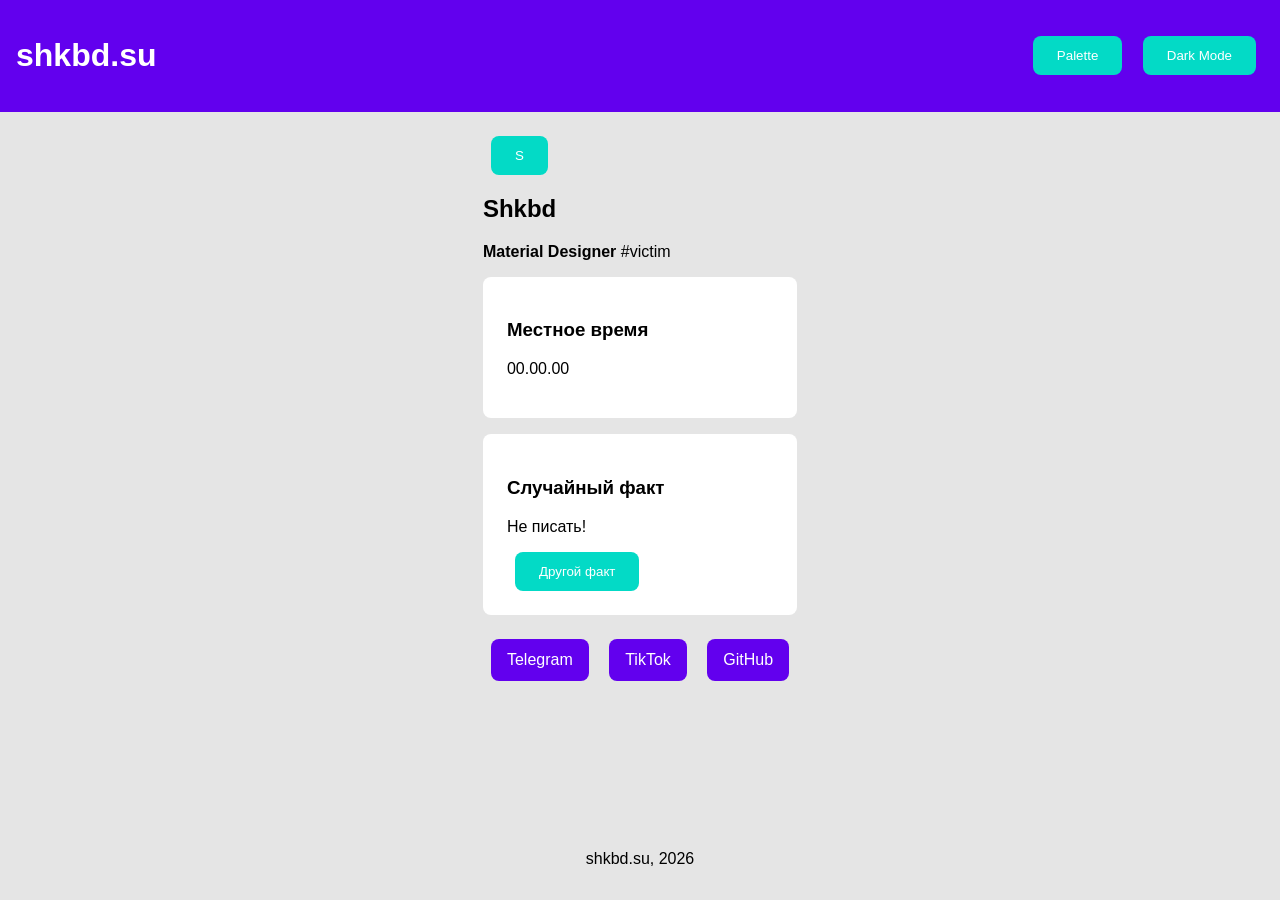
<file: alice.html>
<!DOCTYPE html>
<html lang="ru">
<head>
    <meta charset="UTF-8">
    <title>shkbd.su</title>
    <style>
        /* Базовая стилизация в inline-стиле */
        body {
            font-family: 'Roboto', sans-serif;
            background: #E5E5E5;
            color: #000;
            margin: 0;
            padding: 0;
            display: flex;
            flex-direction: column;
            min-height: 100vh;
        }
        
        header {
            background: #6200EE;
            padding: 16px;
            color: white;
            display: flex;
            justify-content: space-between;
            align-items: center;
        }
        
        .btn {
            background: #03DAC6;
            color: white;
            border: none;
            padding: 12px 24px;
            border-radius: 8px;
            cursor: pointer;
            margin: 0 8px;
        }
        
        main {
            padding: 24px;
            max-width: 800px;
            margin: 0 auto;
        }
        
        .time-section, .fact-section {
            background: white;
            padding: 24px;
            border-radius: 8px;
            margin: 16px 0;
        }
        
        .comments {
            background: #F5F5F5; /* Сохраняем оригинальный цвет */
            padding: 24px;
            border-radius: 8px;
            margin: 24px 0;
        }
        
        footer {
            background: #E5E5E5;
            padding: 16px;
            text-align: center;
            margin-top: auto;
        }
        
        .social-links a {
            display: inline-block;
            margin: 8px;
            padding: 12px 16px;
            background: #6200EE;
            color: white;
            border-radius: 8px;
            text-decoration: none;
        }
    </style>
</head>
<body>
    <!-- Header Section -->
    <header>
        <div>
            <h1>shkbd.su</h1>
        </div>
        <div>
            <button class="btn">Palette</button>
            <button class="btn">Dark Mode</button>
        </div>
    </header>

    <!-- Main Content -->
    <main>
        <button class="btn">S</button>

        <h2>Shkbd</h2>
        <p><strong>Material Designer</strong> #victim</p>

        <div class="time-section">
            <h3>Местное время</h3>
            <p>00.00.00</p>
        </div>

        <div class="fact-section">
            <h3>Случайный факт</h3>
            <p>Не писать!</p>
            <button class="btn">Другой факт</button>
        </div>

        <!-- Социальные сети -->
        <div class="social-links">
            <a href="https://t.me/Bozhechtozaidiotmusic_note">Telegram</a>
            <a href="https://tiktok.com/@privet_gtcode">TikTok</a>
            <a href="https://github.com/sexy-shkebede">GitHub</a>
        </div>
    </main>

    <!-- Footer -->
    <footer>
        <p>shkbd.su, 2026</p>
    </footer>
</body>
</file>
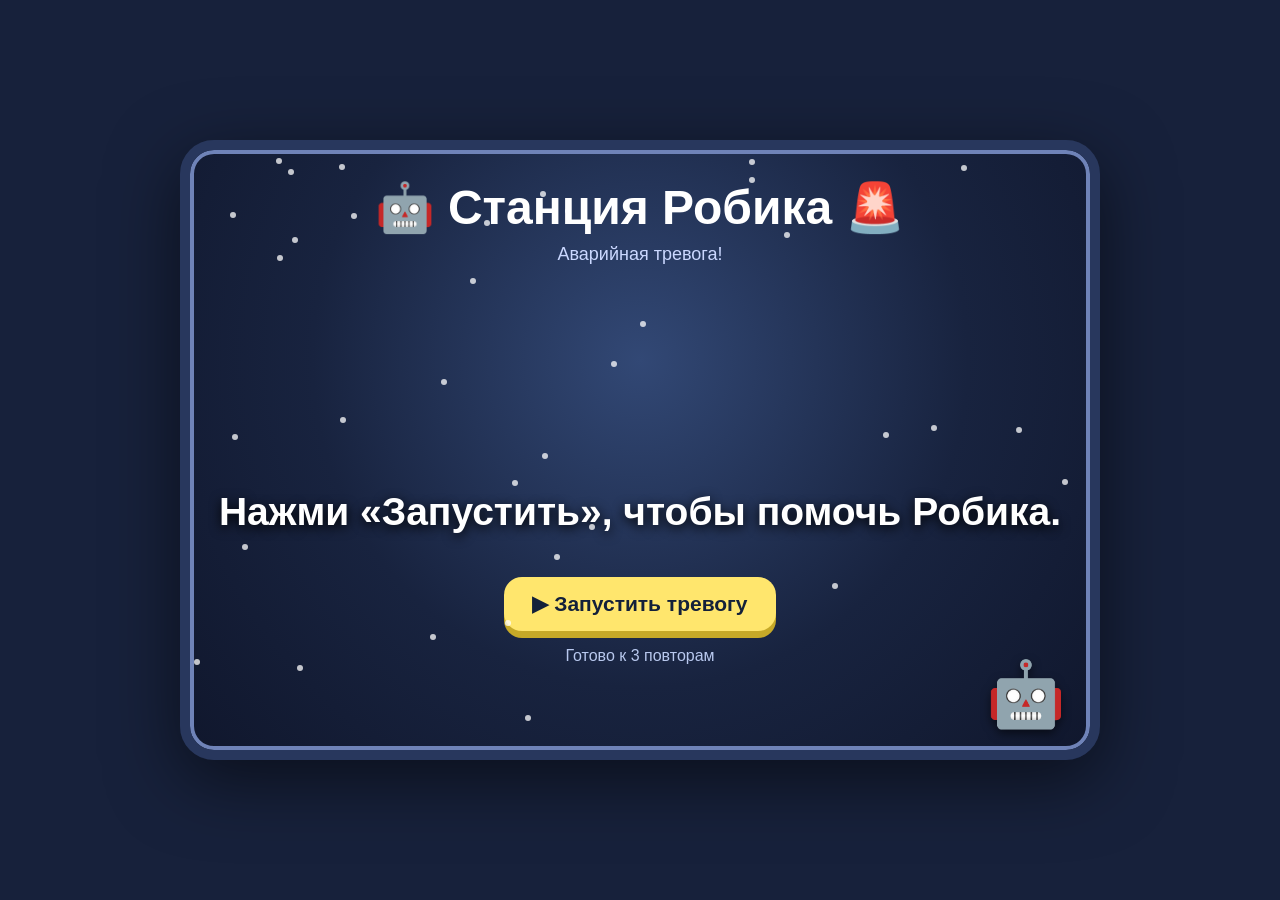
<file: robik.html>
<!doctype html>
<html lang="ru">
<head>
<meta charset="utf-8">
<meta name="viewport" content="width=device-width,initial-scale=1">
<title>Робот Робик — Станция в опасности</title>
<style>
  * { box-sizing: border-box; }
  body {
    margin: 0;
    min-height: 100vh;
    display: grid;
    place-items: center;
    overflow: hidden;
    font-family: "Trebuchet MS", Arial, sans-serif;
    background: #17213b;
  }
  .screen {
    width: min(920px, 94vw);
    min-height: 620px;
    position: relative;
    overflow: hidden;
    border: 10px solid #28375d;
    border-radius: 34px;
    background: radial-gradient(circle at 50% 35%, #324875 0, #18233f 55%, #10172d 100%);
    box-shadow: 0 20px 70px #0008, inset 0 0 0 4px #6f83b8;
    color: white;
    text-align: center;
    padding: 30px 25px;
  }
  .stars { position:absolute; inset:0; pointer-events:none; opacity:.75; }
  .stars i {
    position:absolute; width:6px; height:6px; background:#fff; border-radius:50%;
    animation: twinkle 1.6s infinite alternate;
  }
  @keyframes twinkle { to { opacity:.2; transform:scale(.6); } }

  h1 { margin: 0 0 8px; font-size: clamp(28px,5vw,48px); }
  .sub { color:#cbd8ff; font-size:18px; margin-bottom:22px; }

  .danger {
    min-height: 175px;
    display:grid;
    place-items:center;
    position:relative;
  }
  .buttons { display:flex; gap:18px; justify-content:center; flex-wrap:wrap; }
  .red {
    width:145px; height:72px; border:0; border-radius:20px;
    background:linear-gradient(#ff6666,#d81731);
    color:#fff; font-size:22px; font-weight:900;
    box-shadow:0 8px 0 #8b1022, 0 0 25px #ff334c88;
    animation: pulse .55s infinite alternate;
  }
  @keyframes pulse { to { transform:scale(1.07); box-shadow:0 8px 0 #8b1022,0 0 40px #ff334c; } }

  .message {
    font-size: clamp(24px,4vw,39px);
    font-weight:900;
    line-height:1.18;
    min-height: 100px;
    display:grid;
    place-items:center;
    text-shadow: 0 3px 12px #000;
  }
  .letter {
    font-size: clamp(110px,23vw,210px);
    font-weight:1000;
    color:#9eeeff;
    line-height:.8;
    text-shadow:0 0 20px #6ee8ff, 0 0 55px #61dfff;
    animation: blink .45s infinite alternate;
  }
  @keyframes blink { from{opacity:.2;transform:scale(.94)} to{opacity:1;transform:scale(1.06)} }

  .start {
    margin-top:15px;
    border:0; border-radius:18px; padding:15px 28px;
    font-size:21px; font-weight:900; color:#13203a;
    background:#ffe66d; box-shadow:0 7px 0 #c6a928;
    cursor:pointer;
  }
  .start:active { transform:translateY(5px); box-shadow:0 2px 0 #c6a928; }
  .counter { margin-top:16px; color:#b8c8ee; font-size:16px; }
  .robot {
    position:absolute; right:24px; bottom:18px; font-size:64px;
    filter:drop-shadow(0 4px 5px #0008); animation: float 1.8s ease-in-out infinite alternate;
  }
  @keyframes float { to { transform:translateY(-8px) rotate(2deg); } }

  .help { display:none; margin-top:10px; font-size:clamp(25px,4vw,42px); font-weight:1000; color:#ffe66d; animation: pop .6s ease-out; }
  @keyframes pop { from{transform:scale(.4);opacity:0} to{transform:scale(1);opacity:1} }

  @media(max-width:600px){
    .screen{min-height:590px}
    .red{width:120px;height:62px}
  }
</style>
</head>
<body>
<div class="screen">
  <div class="stars" id="stars"></div>
  <h1>🤖 Станция Робика 🚨</h1>
  <div class="sub">Аварийная тревога!</div>

  <div class="danger">
    <div class="buttons" id="buttons" style="display:none">
      <button class="red">ТРЕВОГА</button>
      <button class="red">БИП!</button>
      <button class="red">ТРЕВОГА</button>
    </div>
    <div class="letter" id="letter" style="display:none">Р</div>
  </div>

  <div class="message" id="message">Нажми «Запустить», чтобы помочь Робика.</div>
  <button class="start" id="start">▶ Запустить тревогу</button>
  <div class="counter" id="counter">Готово к 3 повторам</div>
  <div class="help" id="help">🤖 Робот Робик просит вас о помощи!</div>
  <div class="robot">🤖</div>
</div>

<script>
const sleep = ms => new Promise(r => setTimeout(r, ms));
const msg = document.getElementById('message');
const buttons = document.getElementById('buttons');
const letter = document.getElementById('letter');
const counter = document.getElementById('counter');
const start = document.getElementById('start');
const help = document.getElementById('help');

for(let i=0;i<35;i++){
  const s=document.createElement('i');
  s.style.left=Math.random()*100+'%';
  s.style.top=Math.random()*100+'%';
  s.style.animationDelay=Math.random()*1.6+'s';
  document.getElementById('stars').appendChild(s);
}

let audioCtx;
function beep(){
  if(!audioCtx) audioCtx = new (window.AudioContext||window.webkitAudioContext)();
  const o=audioCtx.createOscillator(), g=audioCtx.createGain();
  o.type='square'; o.frequency.value=880;
  g.gain.setValueAtTime(.0001,audioCtx.currentTime);
  g.gain.exponentialRampToValueAtTime(.18,audioCtx.currentTime+.015);
  g.gain.exponentialRampToValueAtTime(.0001,audioCtx.currentTime+.18);
  o.connect(g); g.connect(audioCtx.destination); o.start(); o.stop(audioCtx.currentTime+.2);
}
function speak(text){
  return new Promise(resolve=>{
    if(!('speechSynthesis' in window)){ resolve(); return; }
    speechSynthesis.cancel();
    const u=new SpeechSynthesisUtterance(text);
    u.lang='ru-RU'; u.rate=.78; u.pitch=.55; u.volume=1;
    u.onend=resolve; u.onerror=resolve;
    speechSynthesis.speak(u);
  });
}
async function run(){
  start.disabled=true; start.style.opacity=.6; help.style.display='none';
  for(let round=1; round<=3; round++){
    counter.textContent=`Тревога ${round} из 3`;
    msg.textContent='🚨 СТАНЦИЯ В ОПАСНОСТИ! 🚨';
    buttons.style.display='flex'; letter.style.display='none';
    await sleep(350);
    beep(); await sleep(210); beep(); await sleep(210); beep();
    await speak('Станция в опасности. Робот Робик потерял звук.');
    buttons.style.display='none';
    msg.textContent='Робик пытается подать сигнал…';
    await sleep(450);
    msg.textContent='';
    letter.style.display='block';
    await sleep(1200);
    letter.style.display='none';
  }
  msg.textContent='Сигнал тревоги завершён!';
  counter.textContent='Все 3 повтора выполнены';
  help.style.display='block';
  await speak('Робот Робик просит вас о помощи.');
  start.disabled=false; start.style.opacity=1;
}
start.addEventListener('click', run);
</script>
</body>
</html>
</file>
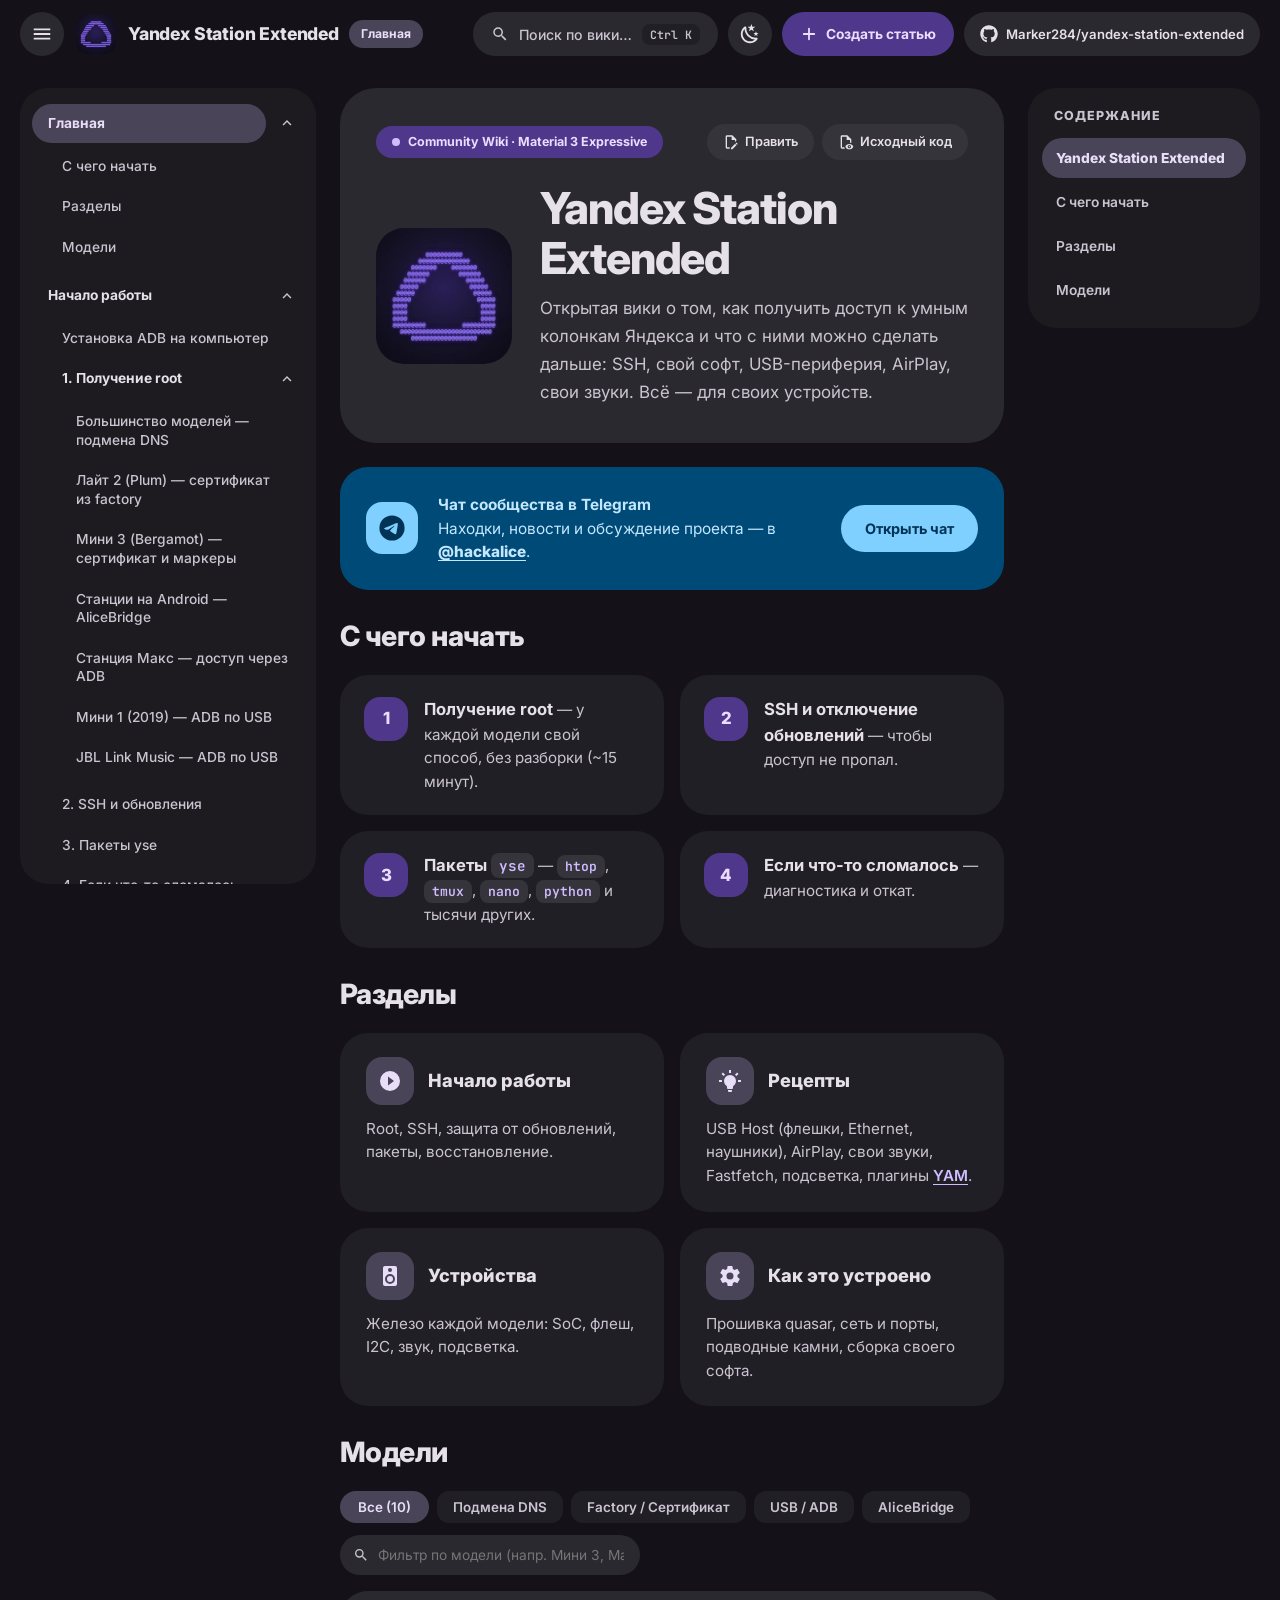
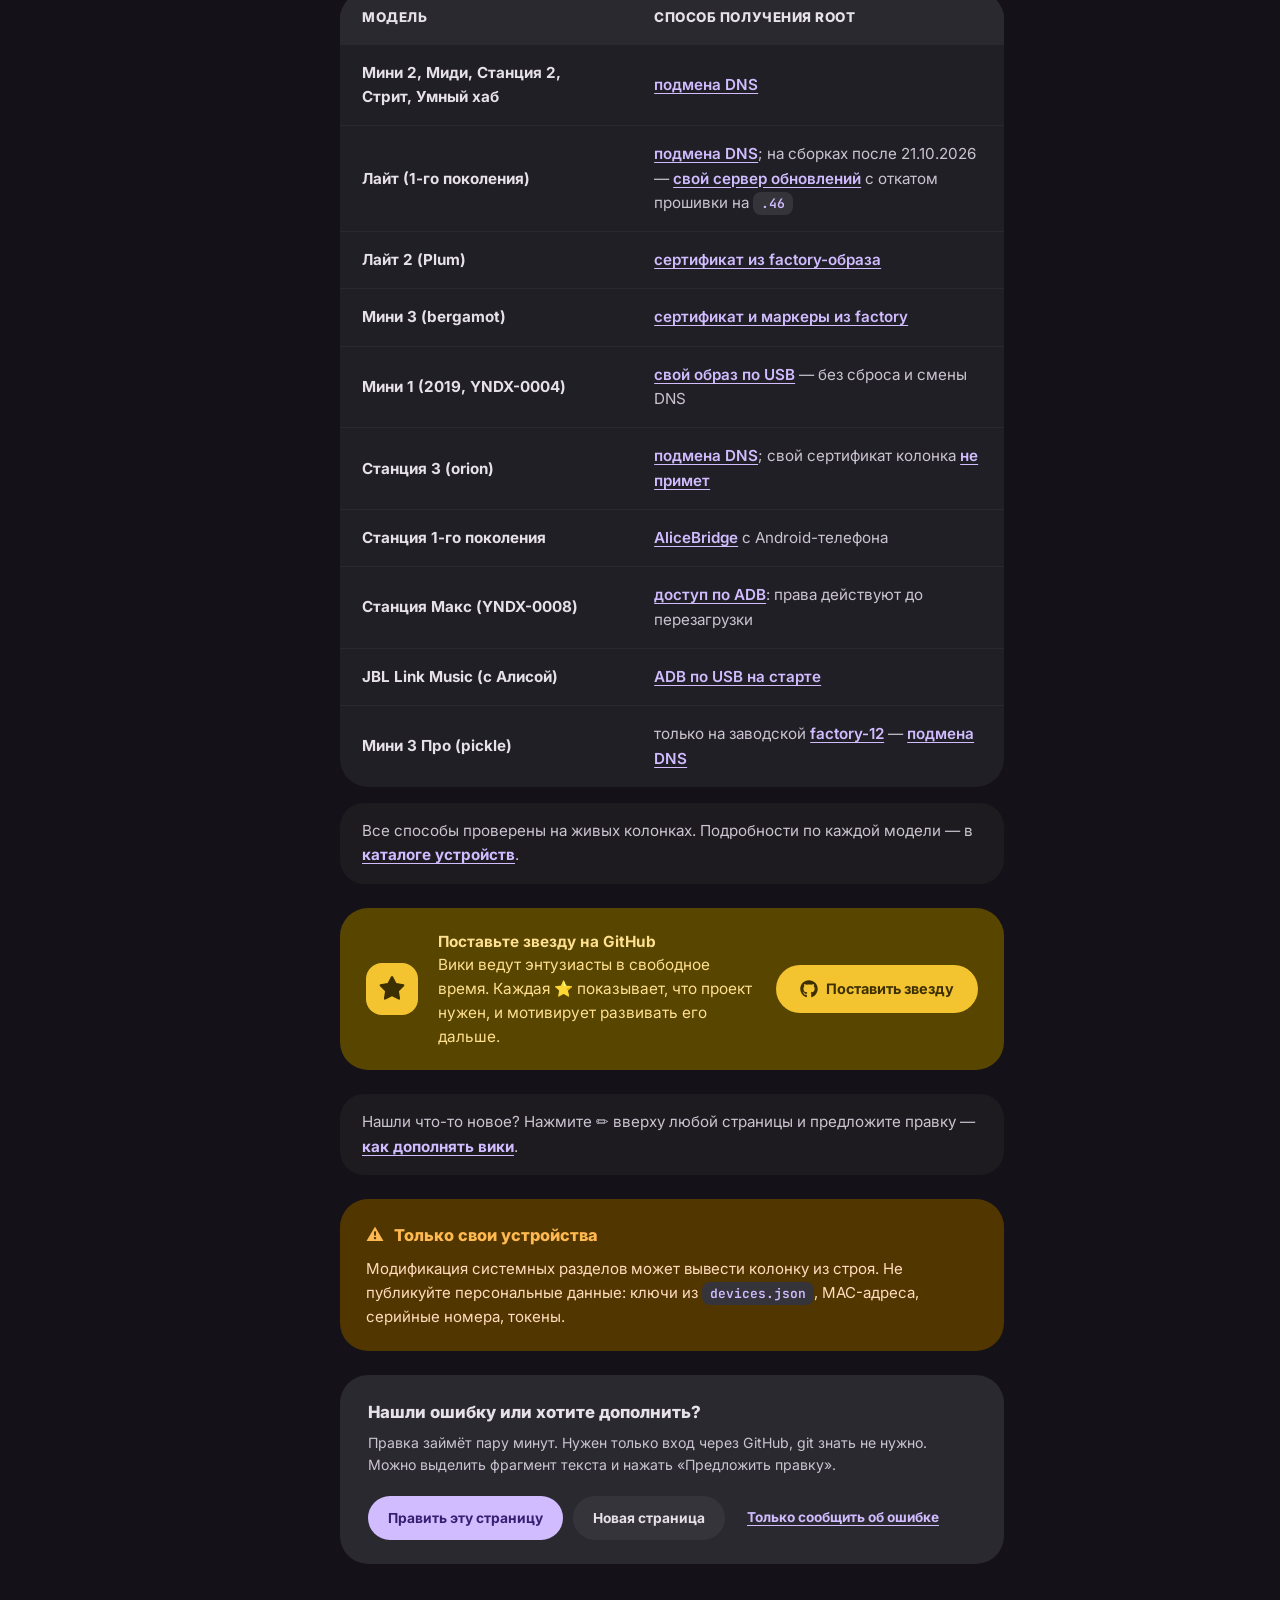
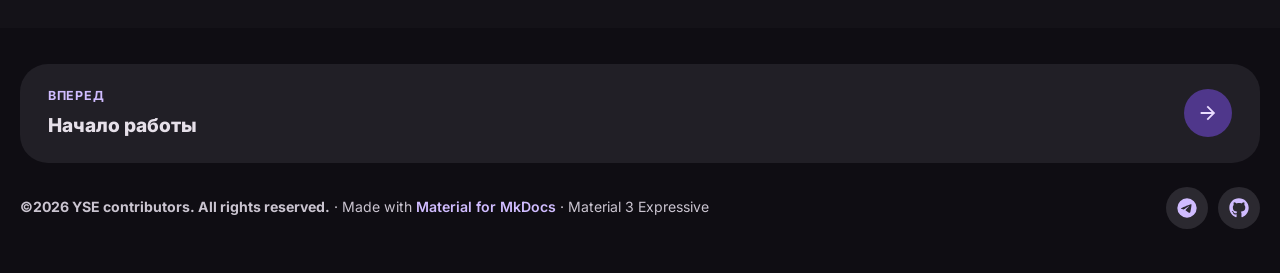
<file: root.html>
<!doctype html>
<html lang="ru" data-theme="dark">
  <head>
    <meta charset="utf-8">
    <meta name="viewport" content="width=device-width,initial-scale=1">
    <meta name="description" content="Community-вики по модификации и исследованию умных колонок Яндекс (семейство Станций) — доступ, прошивка quasar, железо, рецепты">
    <meta name="author" content="Yandex Station Extended community">
    <link rel="icon" href="[data-uri]">
    <meta name="generator" content="mkdocs-1.6.1, mkdocs-material-9.7.7">
    <meta name="yse-editor-api" content="https://yse-wiki-editor.push-to-claude-worker.workers.dev">
    <meta name="yse-editor-repo" content="Marker284/yandex-station-extended">
    <meta name="yse-editor-url" content="https://hackalice.me/edit/">
    <title>Yandex Station Extended</title>
    <link rel="preconnect" href="https://fonts.gstatic.com" crossorigin>
    <link rel="stylesheet" href="https://fonts.googleapis.com/css?family=Inter:400,500,600,700,800%7CJetBrains+Mono:400,600,700&display=fallback">
    <link rel="stylesheet" href="style.css">
  </head>
  <body id="top">
    <a href="#yandex-station-extended" class="m3-skip-link">Перейти к содержанию</a>

    <!-- Top App Bar -->
    <header class="m3-top-app-bar" id="app-header">
      <nav class="m3-top-app-bar__inner" aria-label="Верхний колонтитул">
        <div class="m3-brand">
          <button type="button" class="m3-icon-btn m3-drawer-toggle" id="drawer-open-btn" aria-label="Открыть навигацию" title="Навигация">
            <svg viewBox="0 0 24 24"><path d="M3 6h18v2H3zm0 5h18v2H3zm0 5h18v2H3z"/></svg>
          </button>
          <a href="#top" title="Yandex Station Extended" class="m3-brand__link" aria-label="Yandex Station Extended">
            <img src="[data-uri]" alt="logo" class="m3-brand__logo">
            <div class="m3-brand__titles">
              <span class="m3-brand__name">Yandex Station Extended</span>
              <span class="m3-brand__topic-pill">Главная</span>
            </div>
          </a>
        </div>

        <div class="m3-top-actions">
          <button type="button" class="m3-search-trigger" id="search-open-btn" aria-label="Поиск">
            <svg viewBox="0 0 24 24"><path d="M9.5 3A6.5 6.5 0 0 1 16 9.5c0 1.61-.59 3.09-1.56 4.23l.27.27h.79l5 5-1.5 1.5-5-5v-.79l-.27-.27A6.52 6.52 0 0 1 9.5 16 6.5 6.5 0 0 1 3 9.5 6.5 6.5 0 0 1 9.5 3m0 2C7 5 5 7 5 9.5S7 14 9.5 14 14 12 14 9.5 12 5 9.5 5"/></svg>
            <span class="m3-search-trigger__text">Поиск по вики…</span>
            <span class="m3-search-trigger__kbd">Ctrl K</span>
          </button>

          <button type="button" class="m3-icon-btn" id="theme-toggle-btn" aria-label="Переключить тему" title="Светлая / Тёмная тема">
            <svg id="theme-icon-dark" viewBox="0 0 24 24"><path d="m17.75 4.09-2.53 1.94.91 3.06-2.63-1.81-2.63 1.81.91-3.06-2.53-1.94L12.44 4l1.06-3 1.06 3zm3.5 6.91-1.64 1.25.59 1.98-1.7-1.17-1.7 1.17.59-1.98L15.75 11l2.06-.05L18.5 9l.69 1.95zm-2.28 4.95c.83-.08 1.72 1.1 1.19 1.85-.32.45-.66.87-1.08 1.27C15.17 23 8.84 23 4.94 19.07c-3.91-3.9-3.91-10.24 0-14.14.4-.4.82-.76 1.27-1.08.75-.53 1.93.36 1.85 1.19-.27 2.86.69 5.83 2.89 8.02a9.96 9.96 0 0 0 8.02 2.89m-1.64 2.02a12.08 12.08 0 0 1-7.8-3.47c-2.17-2.19-3.33-5-3.49-7.82-2.81 3.14-2.7 7.96.31 10.98 3.02 3.01 7.84 3.12 10.98.31"/></svg>
            <svg id="theme-icon-light" viewBox="0 0 24 24" style="display:none"><path d="M12 7a5 5 0 0 1 5 5 5 5 0 0 1-5 5 5 5 0 0 1-5-5 5 5 0 0 1 5-5m0 2a3 3 0 0 0-3 3 3 3 0 0 0 3 3 3 3 0 0 0 3-3 3 3 0 0 0-3-3m0-7 2.39 3.42C13.65 5.15 12.84 5 12 5s-1.65.15-2.39.42zM3.34 7l4.16-.35A7.2 7.2 0 0 0 5.94 8.5c-.44.74-.69 1.5-.83 2.29zm.02 10 1.76-3.77a7.131 7.131 0 0 0 2.38 4.14zM20.65 7l-1.77 3.79a7.02 7.02 0 0 0-2.38-4.15zm-.01 10-4.14.36c.59-.51 1.12-1.14 1.54-1.86.42-.73.69-1.5.83-2.29zM12 22l-2.41-3.44c.74.27 1.55.44 2.41.44.82 0 1.63-.17 2.37-.44z"/></svg>
          </button>

          <a href="https://hackalice.me/edit/?new=1" class="m3-btn-new-article" title="Написать новую статью вики" data-yse-edit>
            <svg viewBox="0 0 24 24" aria-hidden="true"><path d="M12 5v14"/><path d="M5 12h14"/></svg>
            <span class="m3-btn-new-article__label">Создать статью</span>
          </a>

          <a href="https://github.com/Marker284/yandex-station-extended" title="Перейти к репозиторию" class="m3-source-chip" target="_blank" rel="noopener">
            <svg viewBox="0 0 512 512"><path d="M173.9 397.4c0 2-2.3 3.6-5.2 3.6-3.3.3-5.6-1.3-5.6-3.6 0-2 2.3-3.6 5.2-3.6 3-.3 5.6 1.3 5.6 3.6m-31.1-4.5c-.7 2 1.3 4.3 4.3 4.9 2.6 1 5.6 0 6.2-2s-1.3-4.3-4.3-5.2c-2.6-.7-5.5.3-6.2 2.3m44.2-1.7c-2.9.7-4.9 2.6-4.6 4.9.3 2 2.9 3.3 5.9 2.6 2.9-.7 4.9-2.6 4.6-4.6-.3-1.9-3-3.2-5.9-2.9M252.8 8C114.1 8 8 113.3 8 252c0 110.9 69.8 205.8 169.5 239.2 12.8 2.3 17.3-5.6 17.3-12.1 0-6.2-.3-40.4-.3-61.4 0 0-70 15-84.7-29.8 0 0-11.4-29.1-27.8-36.6 0 0-22.9-15.7 1.6-15.4 0 0 24.9 2 38.6 25.8 21.9 38.6 58.6 27.5 72.9 20.9 2.3-16 8.8-27.1 16-33.7-55.9-6.2-112.3-14.3-112.3-110.5 0-27.5 7.6-41.3 23.6-58.9-2.6-6.5-11.1-33.3 2.6-67.9 20.9-6.5 69 27 69 27 20-5.6 41.5-8.5 62.8-8.5s42.8 2.9 62.8 8.5c0 0 48.1-33.6 69-27 13.7 34.7 5.2 61.4 2.6 67.9 16 17.7 25.8 31.5 25.8 58.9 0 96.5-58.9 104.2-114.8 110.5 9.2 7.9 17 22.9 17 46.4 0 33.7-.3 75.4-.3 83.6 0 6.5 4.6 14.4 17.3 12.1C436.2 457.8 504 362.9 504 252 504 113.3 391.5 8 252.8 8M105.2 352.9c-1.3 1-1 3.3.7 5.2 1.6 1.6 3.9 2.3 5.2 1 1.3-1 1-3.3-.7-5.2-1.6-1.6-3.9-2.3-5.2-1m-10.8-8.1c-.7 1.3.3 2.9 2.3 3.9 1.6 1 3.6.7 4.3-.7.7-1.3-.3-2.9-2.3-3.9-2-.6-3.6-.3-4.3.7m32.4 35.6c-1.6 1.3-1 4.3 1.3 6.2 2.3 2.3 5.2 2.6 6.5 1 1.3-1.3.7-4.3-1.3-6.2-2.2-2.3-5.2-2.6-6.5-1m-11.4-14.7c-1.6 1-1.6 3.6 0 5.9s4.3 3.3 5.6 2.3c1.6-1.3 1.6-3.9 0-6.2-1.4-2.3-4-3.3-5.6-2"/></svg>
            <span>Marker284/yandex-station-extended</span>
          </a>
        </div>
      </nav>
    </header>

    <!-- Mobile Navigation Scrim (No blur, pure M3 scrim) -->
    <div class="m3-drawer-backdrop" id="drawer-backdrop"></div>

    <!-- Main 3-Column Container -->
    <div class="m3-layout">
      <!-- Primary Navigation Drawer -->
      <aside class="m3-nav-drawer" id="nav-drawer" aria-label="Навигация">
        <div class="m3-nav-drawer__header">
          <a href="#top" class="m3-brand__link">
            <img src="[data-uri]" alt="logo" class="m3-brand__logo">
            <span class="m3-brand__name">Yandex Station Extended</span>
          </a>
          <button type="button" class="m3-icon-btn" id="drawer-close-btn" aria-label="Закрыть навигацию">
            <svg viewBox="0 0 24 24"><path d="M19 6.41 17.59 5 12 10.59 6.41 5 5 6.41 10.59 12 5 17.59 6.41 19 12 13.41 17.59 19 19 17.59 13.41 12z"/></svg>
          </button>
        </div>

        <a href="https://github.com/Marker284/yandex-station-extended" title="Перейти к репозиторию" class="m3-source-chip m3-nav-drawer__source" target="_blank" rel="noopener">
          <svg viewBox="0 0 512 512"><path d="M252.8 8C114.1 8 8 113.3 8 252c0 110.9 69.8 205.8 169.5 239.2 12.8 2.3 17.3-5.6 17.3-12.1 0-6.2-.3-40.4-.3-61.4 0 0-70 15-84.7-29.8 0 0-11.4-29.1-27.8-36.6 0 0-22.9-15.7 1.6-15.4 0 0 24.9 2 38.6 25.8 21.9 38.6 58.6 27.5 72.9 20.9 2.3-16 8.8-27.1 16-33.7-55.9-6.2-112.3-14.3-112.3-110.5 0-27.5 7.6-41.3 23.6-58.9-2.6-6.5-11.1-33.3 2.6-67.9 20.9-6.5 69 27 69 27 20-5.6 41.5-8.5 62.8-8.5s42.8 2.9 62.8 8.5c0 0 48.1-33.6 69-27 13.7 34.7 5.2 61.4 2.6 67.9 16 17.7 25.8 31.5 25.8 58.9 0 96.5-58.9 104.2-114.8 110.5 9.2 7.9 17 22.9 17 46.4 0 33.7-.3 75.4-.3 83.6 0 6.5 4.6 14.4 17.3 12.1C436.2 457.8 504 362.9 504 252 504 113.3 391.5 8 252.8 8"/></svg>
          <span>Marker284/yandex-station-extended</span>
        </a>

        <ul class="m3-nav-list">
          <!-- Главная -->
          <li class="m3-nav-group is-open">
            <div class="m3-nav-group__header">
              <a href="#top" class="m3-nav-link m3-nav-link--active">Главная</a>
              <button type="button" class="m3-nav-toggle-btn" aria-label="Развернуть Главная">
                <svg viewBox="0 0 24 24"><path d="M7.41 8.58 12 13.17l4.59-4.59L18 10l-6 6-6-6z"/></svg>
              </button>
            </div>
            <div class="m3-nav-group__body">
              <ul class="m3-nav-sublist">
                <li><a href="#start" class="m3-nav-link">С чего начать</a></li>
                <li><a href="#sections" class="m3-nav-link">Разделы</a></li>
                <li><a href="#models" class="m3-nav-link">Модели</a></li>
              </ul>
            </div>
          </li>

          <!-- Начало работы -->
          <li class="m3-nav-group is-open">
            <div class="m3-nav-group__header">
              <a href="https://hackalice.me/start/" class="m3-nav-link m3-nav-link--section">Начало работы</a>
              <button type="button" class="m3-nav-toggle-btn" aria-label="Развернуть Начало работы">
                <svg viewBox="0 0 24 24"><path d="M7.41 8.58 12 13.17l4.59-4.59L18 10l-6 6-6-6z"/></svg>
              </button>
            </div>
            <div class="m3-nav-group__body">
              <ul class="m3-nav-sublist">
                <li><a href="https://hackalice.me/start/adb/" class="m3-nav-link">Установка ADB на компьютер</a></li>
                <li class="m3-nav-group is-open">
                  <div class="m3-nav-group__header">
                    <span class="m3-nav-link m3-nav-link--section" style="cursor:pointer" data-nav-label-toggle>1. Получение root</span>
                    <button type="button" class="m3-nav-toggle-btn" aria-label="Развернуть 1. Получение root">
                      <svg viewBox="0 0 24 24"><path d="M7.41 8.58 12 13.17l4.59-4.59L18 10l-6 6-6-6z"/></svg>
                    </button>
                  </div>
                  <div class="m3-nav-group__body">
                    <ul class="m3-nav-sublist">
                      <li><a href="https://hackalice.me/start/root/" class="m3-nav-link">Большинство моделей — подмена DNS</a></li>
                      <li><a href="https://hackalice.me/start/retail-ca/" class="m3-nav-link">Лайт 2 (Plum) — сертификат из factory</a></li>
                      <li><a href="https://hackalice.me/start/retail-ca-mini3/" class="m3-nav-link">Мини 3 (Bergamot) — сертификат и маркеры</a></li>
                      <li><a href="https://hackalice.me/start/root-android/" class="m3-nav-link">Станции на Android — AliceBridge</a></li>
                      <li><a href="https://hackalice.me/start/adb-max/" class="m3-nav-link">Станция Макс — доступ через ADB</a></li>
                      <li><a href="https://hackalice.me/start/root-mini1-usb/" class="m3-nav-link">Мини 1 (2019) — ADB по USB</a></li>
                      <li><a href="https://hackalice.me/start/root-jbl-link-music/" class="m3-nav-link">JBL Link Music — ADB по USB</a></li>
                    </ul>
                  </div>
                </li>
                <li><a href="https://hackalice.me/start/ssh/" class="m3-nav-link">2. SSH и обновления</a></li>
                <li><a href="https://hackalice.me/start/packages/" class="m3-nav-link">3. Пакеты yse</a></li>
                <li><a href="https://hackalice.me/start/recovery/" class="m3-nav-link">4. Если что-то сломалось</a></li>
              </ul>
            </div>
          </li>

          <!-- Рецепты -->
          <li class="m3-nav-group">
            <div class="m3-nav-group__header">
              <a href="https://hackalice.me/recipes/" class="m3-nav-link m3-nav-link--section">Рецепты</a>
              <button type="button" class="m3-nav-toggle-btn" aria-label="Развернуть Рецепты">
                <svg viewBox="0 0 24 24"><path d="M7.41 8.58 12 13.17l4.59-4.59L18 10l-6 6-6-6z"/></svg>
              </button>
            </div>
            <div class="m3-nav-group__body">
              <ul class="m3-nav-sublist">
                <li><a href="https://hackalice.me/recipes/usb-host/" class="m3-nav-link">USB Host (OTG)</a></li>
                <li><a href="https://hackalice.me/recipes/airplay/" class="m3-nav-link">AirPlay</a></li>
                <li><a href="https://hackalice.me/recipes/bt-proxy/" class="m3-nav-link">Плееры как Bluetooth (bt-proxy)</a></li>
                <li><a href="https://hackalice.me/recipes/spotify/" class="m3-nav-link">Spotify Connect</a></li>
                <li><a href="https://hackalice.me/recipes/sounds/" class="m3-nav-link">Свои звуки</a></li>
                <li><a href="https://hackalice.me/recipes/microphone/" class="m3-nav-link">Обработанный микрофон</a></li>
                <li><a href="https://hackalice.me/recipes/fastfetch/" class="m3-nav-link">Fastfetch</a></li>
                <li><a href="https://hackalice.me/recipes/led/" class="m3-nav-link">Подсветка</a></li>
                <li><a href="https://hackalice.me/recipes/packagemanagers/" class="m3-nav-link">YAM и BetterYAM</a></li>
                <li><a href="https://hackalice.me/recipes/llm/" class="m3-nav-link">Своя LLM вместо Алисы</a></li>
                <li><a href="https://hackalice.me/recipes/standalone/" class="m3-nav-link">Колонка без Яндекса</a></li>
                <li><a href="https://hackalice.me/recipes/station1-disable-updates/" class="m3-nav-link">Отключение обновлений (Станция 1)</a></li>
                <li><a href="https://hackalice.me/recipes/station1-tv/" class="m3-nav-link">ТВ-набор (Станция 1)</a></li>
                <li><a href="https://hackalice.me/recipes/station1-debian/" class="m3-nav-link">Debian (Станция 1)</a></li>
              </ul>
            </div>
          </li>

          <!-- Устройства -->
          <li class="m3-nav-group">
            <div class="m3-nav-group__header">
              <a href="https://hackalice.me/devices/" class="m3-nav-link m3-nav-link--section">Устройства</a>
              <button type="button" class="m3-nav-toggle-btn" aria-label="Развернуть Устройства">
                <svg viewBox="0 0 24 24"><path d="M7.41 8.58 12 13.17l4.59-4.59L18 10l-6 6-6-6z"/></svg>
              </button>
            </div>
            <div class="m3-nav-group__body">
              <ul class="m3-nav-sublist">
                <li><a href="https://hackalice.me/devices/station-lite/" class="m3-nav-link">Станция Лайт (Micro)</a></li>
                <li><a href="https://hackalice.me/devices/station-lite2/" class="m3-nav-link">Станция Лайт 2 (Plum)</a></li>
                <li><a href="https://hackalice.me/devices/station-mini3/" class="m3-nav-link">Станция Мини 3 (Bergamot)</a></li>
                <li><a href="https://hackalice.me/devices/station-mini3-pro/" class="m3-nav-link">Станция Мини 3 Про (Pickle)</a></li>
                <li><a href="https://hackalice.me/devices/station-3/" class="m3-nav-link">Станция 3 (Orion)</a></li>
                <li><a href="https://hackalice.me/devices/station-mini2/" class="m3-nav-link">Станция Мини 2</a></li>
                <li><a href="https://hackalice.me/devices/station-mini/" class="m3-nav-link">Станция Мини (1 пок)</a></li>
                <li><a href="https://hackalice.me/devices/station-midi/" class="m3-nav-link">Станция Миди (Cucumber)</a></li>
                <li><a href="https://hackalice.me/devices/station-2/" class="m3-nav-link">Станция 2</a></li>
                <li><a href="https://hackalice.me/devices/station-street/" class="m3-nav-link">Станция Стрит (Mango)</a></li>
                <li><a href="https://hackalice.me/devices/station-max/" class="m3-nav-link">Станция Макс</a></li>
                <li><a href="https://hackalice.me/devices/station-max-zigbee/" class="m3-nav-link">Станция Макс с Zigbee</a></li>
                <li><a href="https://hackalice.me/devices/station-gen1/" class="m3-nav-link">Станция (1 поколения)</a></li>
                <li><a href="https://hackalice.me/devices/yandex-hub/" class="m3-nav-link">Умный хаб (Saturn)</a></li>
                <li><a href="https://hackalice.me/devices/jbl-link-music/" class="m3-nav-link">JBL Link Music</a></li>
              </ul>
            </div>
          </li>

          <!-- Как это устроено -->
          <li class="m3-nav-group">
            <div class="m3-nav-group__header">
              <span class="m3-nav-link m3-nav-link--section" style="cursor:pointer" data-nav-label-toggle>Как это устроено</span>
              <button type="button" class="m3-nav-toggle-btn" aria-label="Развернуть Как это устроено">
                <svg viewBox="0 0 24 24"><path d="M7.41 8.58 12 13.17l4.59-4.59L18 10l-6 6-6-6z"/></svg>
              </button>
            </div>
            <div class="m3-nav-group__body">
              <ul class="m3-nav-sublist">
                <li><a href="https://hackalice.me/internals/architecture/" class="m3-nav-link">Архитектура прошивки</a></li>
                <li><a href="https://hackalice.me/internals/network/" class="m3-nav-link">Сеть и порты</a></li>
                <li><a href="https://hackalice.me/internals/calls/" class="m3-nav-link">Звонки Алисы (порт 5081)</a></li>
                <li><a href="https://hackalice.me/internals/voice/" class="m3-nav-link">Голосовой тракт Алисы</a></li>
                <li><a href="https://hackalice.me/internals/telemetry/" class="m3-nav-link">Телеметрия</a></li>
                <li><a href="https://hackalice.me/internals/directives/" class="m3-nav-link">Директивы и capabilities</a></li>
                <li><a href="https://hackalice.me/internals/gotchas/" class="m3-nav-link">Подводные камни</a></li>
                <li><a href="https://hackalice.me/internals/toolchain/" class="m3-nav-link">Сборка софта</a></li>
              </ul>
            </div>
          </li>

          <!-- Standalone Links -->
          <li><a href="https://hackalice.me/glossary/" class="m3-nav-link m3-nav-link--section">Словарь</a></li>
          <li><a href="https://hackalice.me/contributing/" class="m3-nav-link m3-nav-link--section">Как дополнять вики</a></li>
          <li><a href="https://hackalice.me/contributors/" class="m3-nav-link m3-nav-link--section">Участники</a></li>
        </ul>
      </aside>

      <!-- Main Content -->
      <main class="m3-main-content">
        <article class="m3-article" id="article-content">
          <!-- Hero Surface Container -->
          <section class="m3-hero-card m3-reveal is-revealed">
            <div class="m3-hero-toolbar">
              <span class="m3-expressive-badge">
                <span class="m3-expressive-badge__dot"></span>
                Community Wiki · Material 3 Expressive
              </span>
              <div class="m3-article-actions">
                <a href="https://hackalice.me/edit/?path=docs/index.md" title="Править эту страницу" class="m3-action-icon-link" rel="edit" data-yse-edit>
                  <svg viewBox="0 0 24 24"><path d="M10 20H6V4h7v5h5v3.1l2-2V8l-6-6H6c-1.1 0-2 .9-2 2v16c0 1.1.9 2 2 2h4zm10.2-7c.1 0 .3.1.4.2l1.3 1.3c.2.2.2.6 0 .8l-1 1-2.1-2.1 1-1c.1-.1.2-.2.4-.2m0 3.9L14.1 23H12v-2.1l6.1-6.1z"/></svg>
                  <span>Править</span>
                </a>
                <a href="https://github.com/Marker284/yandex-station-extended/raw/main/docs/index.md" title="Посмотреть исходный код страницы" class="m3-action-icon-link" target="_blank" rel="noopener">
                  <svg viewBox="0 0 24 24"><path d="M17 18c.56 0 1 .44 1 1s-.44 1-1 1-1-.44-1-1 .44-1 1-1m0-3c-2.73 0-5.06 1.66-6 4 .94 2.34 3.27 4 6 4s5.06-1.66 6-4c-.94-2.34-3.27-4-6-4m0 6.5a2.5 2.5 0 0 1-2.5-2.5 2.5 2.5 0 0 1 2.5-2.5 2.5 2.5 0 0 1 2.5 2.5 2.5 2.5 0 0 1-2.5 2.5M9.27 20H6V4h7v5h5v4.07c.7.08 1.36.25 2 .49V8l-6-6H6a2 2 0 0 0-2 2v16a2 2 0 0 0 2 2h4.5a8.2 8.2 0 0 1-1.23-2"/></svg>
                  <span>Исходный код</span>
                </a>
              </div>
            </div>

            <div class="m3-hero-body">
              <div class="m3-hero-logo-wrap">
                <img src="[data-uri]" alt="YSE" width="136" class="m3-hero-logo">
              </div>
              <div class="m3-hero-copy">
                <h1 id="yandex-station-extended" class="m3-hero-title">
                  Yandex Station Extended<a class="m3-headerlink" href="#yandex-station-extended" title="Permanent link">&para;</a>
                </h1>
                <p class="m3-hero-lead">Открытая вики о том, как получить доступ к умным колонкам Яндекса и что с ними можно сделать дальше: SSH, свой софт, USB-периферия, AirPlay, свои звуки. Всё — для своих устройств.</p>
              </div>
            </div>
          </section>

          <!-- Telegram Banner -->
          <div class="tg-banner m3-reveal is-revealed">
            <span class="tg-banner__icon">
              <svg viewBox="0 0 512 512"><path d="M256 8a248 248 0 1 0 0 496 248 248 0 1 0 0-496m115 168.7c-3.7 39.2-19.9 134.4-28.1 178.3-3.5 18.6-10.3 24.8-16.9 25.4-14.4 1.3-25.3-9.5-39.3-18.7-21.8-14.3-34.2-23.2-55.3-37.2-24.5-16.1-8.6-25 5.3-39.5 3.7-3.8 67.1-61.5 68.3-66.7.2-.7.3-3.1-1.2-4.4s-3.6-.8-5.1-.5c-2.2.5-37.1 23.5-104.6 69.1-9.9 6.8-18.9 10.1-26.9 9.9-8.9-.2-25.9-5-38.6-9.1-15.5-5-27.9-7.7-26.8-16.3.6-4.5 6.7-9 18.4-13.7 72.3-31.5 120.5-52.3 144.6-62.3 68.9-28.6 83.2-33.6 92.5-33.8 2.1 0 6.6.5 9.6 2.9 2 1.7 3.2 4.1 3.5 6.7.5 3.2.6 6.5.4 9.8z"/></svg>
            </span>
            <div class="tg-banner__text">
              <p><strong>Чат сообщества в Telegram</strong><br>
              Находки, новости и обсуждение проекта — в <a href="https://t.me/hackalice">@hackalice</a>.</p>
            </div>
            <p><a class="tg-banner__button" href="https://t.me/hackalice">Открыть чат</a></p>
          </div>

          <!-- С чего начать -->
          <section class="m3-section m3-reveal">
            <div class="m3-section-header">
              <h2 id="start" class="m3-section-title">
                С чего начать<a class="m3-headerlink" href="#start" title="Permanent link">&para;</a>
              </h2>
            </div>
            <ol class="m3-steps-list">
              <li class="m3-step-card">
                <span class="m3-step-badge">1</span>
                <div class="m3-step-content">
                  <strong><a href="https://hackalice.me/start/#root-by-model">Получение root</a></strong> — у каждой модели свой способ, без разборки (~15 минут).
                </div>
              </li>
              <li class="m3-step-card">
                <span class="m3-step-badge">2</span>
                <div class="m3-step-content">
                  <strong><a href="https://hackalice.me/start/ssh/">SSH и отключение обновлений</a></strong> — чтобы доступ не пропал.
                </div>
              </li>
              <li class="m3-step-card">
                <span class="m3-step-badge">3</span>
                <div class="m3-step-content">
                  <strong><a href="https://hackalice.me/start/packages/">Пакеты <code>yse</code></a></strong> — <code>htop</code>, <code>tmux</code>, <code>nano</code>, <code>python</code> и тысячи других.
                </div>
              </li>
              <li class="m3-step-card">
                <span class="m3-step-badge">4</span>
                <div class="m3-step-content">
                  <strong><a href="https://hackalice.me/start/recovery/">Если что-то сломалось</a></strong> — диагностика и откат.
                </div>
              </li>
            </ol>
          </section>

          <!-- Разделы -->
          <section class="m3-section m3-reveal">
            <div class="m3-section-header">
              <h2 id="sections" class="m3-section-title">
                Разделы<a class="m3-headerlink" href="#sections" title="Permanent link">&para;</a>
              </h2>
            </div>
            <div class="grid cards m3-bento-grid">
              <ul>
                <li class="m3-bento-card">
                  <p class="m3-bento-card__top">
                    <span class="m3-bento-icon"><svg viewBox="0 0 24 24"><path d="M10 16.5v-9l6 4.5M12 2A10 10 0 0 0 2 12a10 10 0 0 0 10 10 10 10 0 0 0 10-10A10 10 0 0 0 12 2"/></svg></span>
                    <strong><a href="https://hackalice.me/start/">Начало работы</a></strong>
                  </p>
                  <p class="m3-bento-card__desc">Root, SSH, защита от обновлений, пакеты, восстановление.</p>
                </li>
                <li class="m3-bento-card">
                  <p class="m3-bento-card__top">
                    <span class="m3-bento-icon"><svg viewBox="0 0 24 24"><path d="M12 6a6 6 0 0 1 6 6c0 2.22-1.21 4.16-3 5.2V19a1 1 0 0 1-1 1h-4a1 1 0 0 1-1-1v-1.8c-1.79-1.04-3-2.98-3-5.2a6 6 0 0 1 6-6m2 15v1a1 1 0 0 1-1 1h-2a1 1 0 0 1-1-1v-1zm6-10h3v2h-3zM1 11h3v2H1zM13 1v3h-2V1zM4.92 3.5l2.13 2.14-1.42 1.41L3.5 4.93zm12.03 2.13 2.12-2.13 1.43 1.43-2.13 2.12z"/></svg></span>
                    <strong><a href="https://hackalice.me/recipes/">Рецепты</a></strong>
                  </p>
                  <p class="m3-bento-card__desc">USB Host (флешки, Ethernet, наушники), AirPlay, свои звуки, Fastfetch, подсветка, плагины <a href="https://hackalice.me/recipes/yam.md">YAM</a>.</p>
                </li>
                <li class="m3-bento-card">
                  <p class="m3-bento-card__top">
                    <span class="m3-bento-icon"><svg viewBox="0 0 24 24"><path d="M12 12a3 3 0 0 0-3 3 3 3 0 0 0 3 3 3 3 0 0 0 3-3 3 3 0 0 0-3-3m0 8a5 5 0 0 1-5-5 5 5 0 0 1 5-5 5 5 0 0 1 5 5 5 5 0 0 1-5 5m0-16a2 2 0 0 1 2 2 2 2 0 0 1-2 2 2 2 0 0 1-2-2c0-1.11.89-2 2-2m5-2H7c-1.11 0-2 .89-2 2v16a2 2 0 0 0 2 2h10a2 2 0 0 0 2-2V4a2 2 0 0 0-2-2"/></svg></span>
                    <strong><a href="https://hackalice.me/devices/">Устройства</a></strong>
                  </p>
                  <p class="m3-bento-card__desc">Железо каждой модели: SoC, флеш, I2C, звук, подсветка.</p>
                </li>
                <li class="m3-bento-card">
                  <p class="m3-bento-card__top">
                    <span class="m3-bento-icon"><svg viewBox="0 0 24 24"><path d="M12 15.5A3.5 3.5 0 0 1 8.5 12 3.5 3.5 0 0 1 12 8.5a3.5 3.5 0 0 1 3.5 3.5 3.5 3.5 0 0 1-3.5 3.5m7.43-2.53c.04-.32.07-.64.07-.97s-.03-.66-.07-1l2.11-1.63c.19-.15.24-.42.12-.64l-2-3.46c-.12-.22-.39-.31-.61-.22l-2.49 1c-.52-.39-1.06-.73-1.69-.98l-.37-2.65A.506.506 0 0 0 14 2h-4c-.25 0-.46.18-.5.42l-.37 2.65c-.63.25-1.17.59-1.69.98l-2.49-1c-.22-.09-.49 0-.61.22l-2 3.46c-.13.22-.07.49.12.64L4.57 11c-.04.34-.07.67-.07 1s.03.65.07.97l-2.11 1.66c-.19.15-.25.42-.12.64l2 3.46c.12.22.39.3.61.22l2.49-1.01c.52.4 1.06.74 1.69.99l.37 2.65c.04.24.25.42.5.42h4c.25 0 .46-.18.5-.42l.37-2.65c.63-.26 1.17-.59 1.69-.99l2.49 1.01c.22.08.49 0 .61-.22l2-3.46c.12-.22.07-.49-.12-.64z"/></svg></span>
                    <strong><a href="https://hackalice.me/internals/architecture/">Как это устроено</a></strong>
                  </p>
                  <p class="m3-bento-card__desc">Прошивка quasar, сеть и порты, подводные камни, сборка своего софта.</p>
                </li>
              </ul>
            </div>
          </section>

          <!-- Модели -->
          <section class="m3-section m3-reveal">
            <div class="m3-section-header">
              <h2 id="models" class="m3-section-title">
                Модели<a class="m3-headerlink" href="#models" title="Permanent link">&para;</a>
              </h2>
            </div>

            <div class="m3-models-controls">
              <div class="m3-chip-group" role="group" aria-label="Фильтр по способу">
                <button type="button" class="m3-filter-chip is-active" data-model-filter="all">Все (10)</button>
                <button type="button" class="m3-filter-chip" data-model-filter="dns">Подмена DNS</button>
                <button type="button" class="m3-filter-chip" data-model-filter="factory">Factory / Сертификат</button>
                <button type="button" class="m3-filter-chip" data-model-filter="usb">USB / ADB</button>
                <button type="button" class="m3-filter-chip" data-model-filter="android">AliceBridge</button>
              </div>
              <div class="m3-model-search">
                <svg class="m3-model-search__icon" viewBox="0 0 24 24"><path d="M9.5 3A6.5 6.5 0 0 1 16 9.5c0 1.61-.59 3.09-1.56 4.23l.27.27h.79l5 5-1.5 1.5-5-5v-.79l-.27-.27A6.52 6.52 0 0 1 9.5 16 6.5 6.5 0 0 1 3 9.5 6.5 6.5 0 0 1 9.5 3m0 2C7 5 5 7 5 9.5S7 14 9.5 14 14 12 14 9.5 12 5 9.5 5"/></svg>
                <input type="text" class="m3-model-search__input" id="model-filter-input" placeholder="Фильтр по модели (напр. Мини 3, Макс)…" aria-label="Фильтр по модели">
              </div>
            </div>

            <div class="m3-table-container">
              <table class="m3-table" id="models-table">
                <thead>
                  <tr>
                    <th>Модель</th>
                    <th>Способ получения root</th>
                  </tr>
                </thead>
                <tbody>
                  <tr data-method="dns">
                    <td>Мини 2, Миди, Станция 2, Стрит, Умный хаб</td>
                    <td><a href="https://hackalice.me/start/root/">подмена DNS</a></td>
                  </tr>
                  <tr data-method="dns">
                    <td>Лайт (1-го поколения)</td>
                    <td><a href="https://hackalice.me/start/root/">подмена DNS</a>; на сборках после 21.10.2026 — <a href="https://hackalice.me/start/root/#local-stand">свой сервер обновлений</a> с откатом прошивки на <code>.46</code></td>
                  </tr>
                  <tr data-method="factory">
                    <td>Лайт 2 (Plum)</td>
                    <td><a href="https://hackalice.me/start/retail-ca/">сертификат из factory-образа</a></td>
                  </tr>
                  <tr data-method="factory">
                    <td>Мини 3 (bergamot)</td>
                    <td><a href="https://hackalice.me/start/retail-ca-mini3/">сертификат и маркеры из factory</a></td>
                  </tr>
                  <tr data-method="usb">
                    <td>Мини 1 (2019, YNDX-0004)</td>
                    <td><a href="https://hackalice.me/start/root-mini1-usb/">свой образ по USB</a> — без сброса и смены DNS</td>
                  </tr>
                  <tr data-method="dns">
                    <td>Станция 3 (orion)</td>
                    <td><a href="https://hackalice.me/start/root/">подмена DNS</a>; свой сертификат колонка <a href="https://hackalice.me/devices/station-3/#tls">не примет</a></td>
                  </tr>
                  <tr data-method="android">
                    <td>Станция 1-го поколения</td>
                    <td><a href="https://hackalice.me/start/root-android/#station-1">AliceBridge</a> с Android-телефона</td>
                  </tr>
                  <tr data-method="usb">
                    <td>Станция Макс (YNDX-0008)</td>
                    <td><a href="https://hackalice.me/start/adb-max/">доступ по ADB</a>: права действуют до перезагрузки</td>
                  </tr>
                  <tr data-method="usb">
                    <td>JBL Link Music (с Алисой)</td>
                    <td><a href="https://hackalice.me/start/root-jbl-link-music/">ADB по USB на старте</a></td>
                  </tr>
                  <tr data-method="dns factory">
                    <td>Мини 3 Про (pickle)</td>
                    <td>только на заводской <a href="https://hackalice.me/devices/station-mini3-pro/#factory-12">factory-12</a> — <a href="https://hackalice.me/start/root/">подмена DNS</a></td>
                  </tr>
                </tbody>
              </table>
              <div class="m3-table-empty" id="models-empty" style="display:none">
                Совпадений не найдено. Попробуйте сбросить фильтр.
              </div>
            </div>

            <p class="m3-models-Note">Все способы проверены на живых колонках. Подробности по каждой модели — в <a href="https://hackalice.me/devices/#support-matrix">каталоге устройств</a>.</p>
          </section>

          <!-- GitHub Star Banner -->
          <div class="tg-banner gh-banner m3-reveal">
            <span class="tg-banner__icon">
              <svg viewBox="0 0 576 512"><path d="M309.5-18.9c-4.1-8-12.4-13.1-21.4-13.1s-17.3 5.1-21.4 13.1l-73.6 144.2-159.9 25.4c-8.9 1.4-16.3 7.7-19.1 16.3s-.5 18 5.8 24.4l114.4 114.5-25.2 159.9c-1.4 8.9 2.3 17.9 9.6 23.2s16.9 6.1 25 2l144.4-73.4L432.4 491c8 4.1 17.7 3.3 25-2s11-14.2 9.6-23.2l-25.3-159.9 114.4-114.5c6.4-6.4 8.6-15.8 5.8-24.4s-10.1-14.9-19.1-16.3L383 125.3z"/></svg>
            </span>
            <div class="tg-banner__text">
              <p><strong>Поставьте звезду на GitHub</strong><br>
              Вики ведут энтузиасты в свободное время. Каждая ⭐ показывает, что проект нужен, и мотивирует развивать его дальше.</p>
            </div>
            <p>
              <a class="tg-banner__button" href="https://github.com/Marker284/yandex-station-extended">
                <svg viewBox="0 0 512 512"><path d="M173.9 397.4c0 2-2.3 3.6-5.2 3.6-3.3.3-5.6-1.3-5.6-3.6 0-2 2.3-3.6 5.2-3.6 3-.3 5.6 1.3 5.6 3.6m-31.1-4.5c-.7 2 1.3 4.3 4.3 4.9 2.6 1 5.6 0 6.2-2s-1.3-4.3-4.3-5.2c-2.6-.7-5.5.3-6.2 2.3m44.2-1.7c-2.9.7-4.9 2.6-4.6 4.9.3 2 2.9 3.3 5.9 2.6 2.9-.7 4.9-2.6 4.6-4.6-.3-1.9-3-3.2-5.9-2.9M252.8 8C114.1 8 8 113.3 8 252c0 110.9 69.8 205.8 169.5 239.2 12.8 2.3 17.3-5.6 17.3-12.1 0-6.2-.3-40.4-.3-61.4 0 0-70 15-84.7-29.8 0 0-11.4-29.1-27.8-36.6 0 0-22.9-15.7 1.6-15.4 0 0 24.9 2 38.6 25.8 21.9 38.6 58.6 27.5 72.9 20.9 2.3-16 8.8-27.1 16-33.7-55.9-6.2-112.3-14.3-112.3-110.5 0-27.5 7.6-41.3 23.6-58.9-2.6-6.5-11.1-33.3 2.6-67.9 20.9-6.5 69 27 69 27 20-5.6 41.5-8.5 62.8-8.5s42.8 2.9 62.8 8.5c0 0 48.1-33.6 69-27 13.7 34.7 5.2 61.4 2.6 67.9 16 17.7 25.8 31.5 25.8 58.9 0 96.5-58.9 104.2-114.8 110.5 9.2 7.9 17 22.9 17 46.4 0 33.7-.3 75.4-.3 83.6 0 6.5 4.6 14.4 17.3 12.1C436.2 457.8 504 362.9 504 252 504 113.3 391.5 8 252.8 8M105.2 352.9c-1.3 1-1 3.3.7 5.2 1.6 1.6 3.9 2.3 5.2 1 1.3-1 1-3.3-.7-5.2-1.6-1.6-3.9-2.3-5.2-1m-10.8-8.1c-.7 1.3.3 2.9 2.3 3.9 1.6 1 3.6.7 4.3-.7.7-1.3-.3-2.9-2.3-3.9-2-.6-3.6-.3-4.3.7m32.4 35.6c-1.6 1.3-1 4.3 1.3 6.2 2.3 2.3 5.2 2.6 6.5 1 1.3-1.3.7-4.3-1.3-6.2-2.2-2.3-5.2-2.6-6.5-1m-11.4-14.7c-1.6 1-1.6 3.6 0 5.9s4.3 3.3 5.6 2.3c1.6-1.3 1.6-3.9 0-6.2-1.4-2.3-4-3.3-5.6-2"/></svg>
                <span>Поставить звезду</span>
              </a>
            </p>
          </div>

          <p class="m3-contribute-inline m3-reveal">Нашли что-то новое? Нажмите ✏️ вверху любой страницы и предложите правку — <a href="https://hackalice.me/contributing/">как дополнять вики</a>.</p>

          <div class="admonition warning m3-reveal">
            <p class="admonition-title">Только свои устройства</p>
            <p>Модификация системных разделов может вывести колонку из строя. Не публикуйте персональные данные: ключи из <code>devices.json</code>, MAC-адреса, серийные номера, токены.</p>
          </div>

          <aside class="yse-suggest m3-reveal" data-yse-path="docs/index.md" data-yse-title="Главная" data-yse-edit-url="https://hackalice.me/edit/" aria-label="Правка страницы">
            <div class="yse-suggest__text">
              <p class="yse-suggest__title">Нашли ошибку или хотите дополнить?</p>
              <p class="yse-suggest__hint">Правка займёт пару минут. Нужен только вход через GitHub, git знать не нужно. Можно выделить фрагмент текста и нажать «Предложить правку».</p>
            </div>
            <div class="yse-suggest__actions">
              <a class="m3-btn m3-btn--primary" href="https://hackalice.me/edit/?path=docs/index.md" data-yse-edit>Править эту страницу</a>
              <a class="m3-btn" href="https://hackalice.me/edit/?new=1" data-yse-edit>Новая страница</a>
              <a class="yse-suggest__report" href="#article-content" data-yse-report>Только сообщить об ошибке</a>
            </div>
          </aside>
        </article>
      </main>

      <!-- Secondary Sidebar: Table of Contents -->
      <aside class="m3-toc-rail" aria-label="Содержание">
        <p class="m3-toc-rail__title">Содержание</p>
        <ul class="m3-toc-list" id="toc-list">
          <li><a href="#yandex-station-extended" class="m3-toc-link is-active">Yandex Station Extended</a></li>
          <li><a href="#start" class="m3-toc-link">С чего начать</a></li>
          <li><a href="#sections" class="m3-toc-link">Разделы</a></li>
          <li><a href="#models" class="m3-toc-link">Модели</a></li>
        </ul>
      </aside>
    </div>

    <!-- Footer -->
    <footer class="m3-footer">
      <div class="m3-footer__inner">
        <nav aria-label="Нижний колонтитул">
          <a href="https://hackalice.me/start/" class="m3-footer-next" aria-label="Вперед: Начало работы">
            <div class="m3-footer-next__meta">
              <span class="m3-footer-next__dir">Вперед</span>
              <span class="m3-footer-next__title">Начало работы</span>
            </div>
            <div class="m3-footer-next__icon">
              <svg viewBox="0 0 24 24"><path d="M4 11v2h12l-5.5 5.5 1.42 1.42L19.84 12l-7.92-7.92L10.5 5.5 16 11z"/></svg>
            </div>
          </a>
        </nav>

        <div class="m3-footer-meta">
          <div>
            <strong>©2026 YSE contributors. All rights reserved.</strong>
            <span> · Made with <a href="https://squidfunk.github.io/mkdocs-material/" target="_blank" rel="noopener">Material for MkDocs</a> · Material 3 Expressive</span>
          </div>
          <div class="m3-social">
            <a href="https://t.me/hackalice" target="_blank" rel="noopener" title="Чат в Telegram" class="m3-social__link">
              <svg viewBox="0 0 512 512"><path d="M256 8a248 248 0 1 0 0 496 248 248 0 1 0 0-496m115 168.7c-3.7 39.2-19.9 134.4-28.1 178.3-3.5 18.6-10.3 24.8-16.9 25.4-14.4 1.3-25.3-9.5-39.3-18.7-21.8-14.3-34.2-23.2-55.3-37.2-24.5-16.1-8.6-25 5.3-39.5 3.7-3.8 67.1-61.5 68.3-66.7.2-.7.3-3.1-1.2-4.4s-3.6-.8-5.1-.5c-2.2.5-37.1 23.5-104.6 69.1-9.9 6.8-18.9 10.1-26.9 9.9-8.9-.2-25.9-5-38.6-9.1-15.5-5-27.9-7.7-26.8-16.3.6-4.5 6.7-9 18.4-13.7 72.3-31.5 120.5-52.3 144.6-62.3 68.9-28.6 83.2-33.6 92.5-33.8 2.1 0 6.6.5 9.6 2.9 2 1.7 3.2 4.1 3.5 6.7.5 3.2.6 6.5.4 9.8z"/></svg>
            </a>
            <a href="https://github.com/Marker284/yandex-station-extended" target="_blank" rel="noopener" title="GitHub" class="m3-social__link">
              <svg viewBox="0 0 512 512"><path d="M173.9 397.4c0 2-2.3 3.6-5.2 3.6-3.3.3-5.6-1.3-5.6-3.6 0-2 2.3-3.6 5.2-3.6 3-.3 5.6 1.3 5.6 3.6m-31.1-4.5c-.7 2 1.3 4.3 4.3 4.9 2.6 1 5.6 0 6.2-2s-1.3-4.3-4.3-5.2c-2.6-.7-5.5.3-6.2 2.3m44.2-1.7c-2.9.7-4.9 2.6-4.6 4.9.3 2 2.9 3.3 5.9 2.6 2.9-.7 4.9-2.6 4.6-4.6-.3-1.9-3-3.2-5.9-2.9M252.8 8C114.1 8 8 113.3 8 252c0 110.9 69.8 205.8 169.5 239.2 12.8 2.3 17.3-5.6 17.3-12.1 0-6.2-.3-40.4-.3-61.4 0 0-70 15-84.7-29.8 0 0-11.4-29.1-27.8-36.6 0 0-22.9-15.7 1.6-15.4 0 0 24.9 2 38.6 25.8 21.9 38.6 58.6 27.5 72.9 20.9 2.3-16 8.8-27.1 16-33.7-55.9-6.2-112.3-14.3-112.3-110.5 0-27.5 7.6-41.3 23.6-58.9-2.6-6.5-11.1-33.3 2.6-67.9 20.9-6.5 69 27 69 27 20-5.6 41.5-8.5 62.8-8.5s42.8 2.9 62.8 8.5c0 0 48.1-33.6 69-27 13.7 34.7 5.2 61.4 2.6 67.9 16 17.7 25.8 31.5 25.8 58.9 0 96.5-58.9 104.2-114.8 110.5 9.2 7.9 17 22.9 17 46.4 0 33.7-.3 75.4-.3 83.6 0 6.5 4.6 14.4 17.3 12.1C436.2 457.8 504 362.9 504 252 504 113.3 391.5 8 252.8 8M105.2 352.9c-1.3 1-1 3.3.7 5.2 1.6 1.6 3.9 2.3 5.2 1 1.3-1 1-3.3-.7-5.2-1.6-1.6-3.9-2.3-5.2-1m-10.8-8.1c-.7 1.3.3 2.9 2.3 3.9 1.6 1 3.6.7 4.3-.7.7-1.3-.3-2.9-2.3-3.9-2-.6-3.6-.3-4.3.7m32.4 35.6c-1.6 1.3-1 4.3 1.3 6.2 2.3 2.3 5.2 2.6 6.5 1 1.3-1.3.7-4.3-1.3-6.2-2.2-2.3-5.2-2.6-6.5-1m-11.4-14.7c-1.6 1-1.6 3.6 0 5.9s4.3 3.3 5.6 2.3c1.6-1.3 1.6-3.9 0-6.2-1.4-2.3-4-3.3-5.6-2"/></svg>
            </a>
          </div>
        </div>
      </div>
    </footer>

    <!-- Search Modal Dialog -->
    <div class="m3-search-modal" id="search-modal" role="dialog" aria-modal="true" aria-label="Поиск">
      <div class="m3-search-dialog">
        <div class="m3-search-bar">
          <svg viewBox="0 0 24 24"><path d="M9.5 3A6.5 6.5 0 0 1 16 9.5c0 1.61-.59 3.09-1.56 4.23l.27.27h.79l5 5-1.5 1.5-5-5v-.79l-.27-.27A6.52 6.52 0 0 1 9.5 16 6.5 6.5 0 0 1 3 9.5 6.5 6.5 0 0 1 9.5 3m0 2C7 5 5 7 5 9.5S7 14 9.5 14 14 12 14 9.5 12 5 9.5 5"/></svg>
          <input type="text" class="m3-search-input" id="search-modal-input" placeholder="Начните печатать для поиска по разделам и моделям…" autocomplete="off" spellcheck="false">
          <button type="button" class="m3-icon-btn" id="search-share-btn" title="Поделиться" aria-label="Поделиться">
            <svg viewBox="0 0 24 24"><path d="M18 16.08c-.76 0-1.44.3-1.96.77L8.91 12.7c.05-.23.09-.46.09-.7s-.04-.47-.09-.7l7.05-4.11c.54.5 1.25.81 2.04.81a3 3 0 0 0 3-3 3 3 0 0 0-3-3 3 3 0 0 0-3 3c0 .24.04.47.09.7L8.04 9.81C7.5 9.31 6.79 9 6 9a3 3 0 0 0-3 3 3 3 0 0 0 3 3c.79 0 1.5-.31 2.04-.81l7.12 4.15c-.05.21-.08.43-.08.66 0 1.61 1.31 2.91 2.92 2.91s2.92-1.3 2.92-2.91A2.92 2.92 0 0 0 18 16.08"/></svg>
          </button>
          <button type="button" class="m3-icon-btn" id="search-close-btn" title="Закрыть" aria-label="Закрыть">
            <svg viewBox="0 0 24 24"><path d="M19 6.41 17.59 5 12 10.59 6.41 5 5 6.41 10.59 12 5 17.59 6.41 19 12 13.41 17.59 19 19 17.59 13.41 12z"/></svg>
          </button>
        </div>
        <div class="m3-search-results">
          <div class="m3-search-meta" id="search-results-meta">Все страницы и модели</div>
          <div id="search-results-list"></div>
        </div>
      </div>
    </div>

    <!-- Scroll-to-Top Extended FAB -->
    <button type="button" class="m3-fab-top" id="fab-top-btn" aria-label="К началу">
      <svg viewBox="0 0 24 24"><path d="M13 20h-2V8l-5.5 5.5-1.42-1.42L12 4.16l7.92 7.92-1.42 1.42L13 8z"/></svg>
      <span>К началу</span>
    </button>

    <!-- Toast -->
    <div class="m3-toast" id="app-toast" role="status" aria-live="polite"></div>

    <!-- Application & Editor Logic -->
    <script>
      (function () {
        // 1. Theme Persistence & Toggle
        var htmlEl = document.documentElement;
        var themeBtn = document.getElementById('theme-toggle-btn');
        var iconDark = document.getElementById('theme-icon-dark');
        var iconLight = document.getElementById('theme-icon-light');

        function applyTheme(theme) {
          htmlEl.setAttribute('data-theme', theme);
          if (iconDark && iconLight) {
            iconDark.style.display = theme === 'dark' ? 'block' : 'none';
            iconLight.style.display = theme === 'light' ? 'block' : 'none';
          }
          try {
            localStorage.setItem('yse-m3-theme', theme);
          } catch (e) {}
        }

        try {
          var savedTheme = localStorage.getItem('yse-m3-theme');
          if (savedTheme === 'light' || savedTheme === 'dark') {
            applyTheme(savedTheme);
          }
        } catch (e) {}

        if (themeBtn) {
          themeBtn.addEventListener('click', function () {
            var current = htmlEl.getAttribute('data-theme') === 'light' ? 'dark' : 'light';
            applyTheme(current);
          });
        }

        // 2. Toast helper
        var toastEl = document.getElementById('app-toast');
        var toastTimer = null;
        function showToast(msg) {
          if (!toastEl) return;
          toastEl.textContent = msg;
          toastEl.classList.add('is-visible');
          if (toastTimer) clearTimeout(toastTimer);
          toastTimer = setTimeout(function () {
            toastEl.classList.remove('is-visible');
          }, 2600);
        }

        // 3. Navigation Drawer Toggle (Works cleanly on both Mobile & Desktop)
        var drawer = document.getElementById('nav-drawer');
        var backdrop = document.getElementById('drawer-backdrop');
        var openDrawerBtn = document.getElementById('drawer-open-btn');
        var closeDrawerBtn = document.getElementById('drawer-close-btn');

        function setMobileDrawer(open) {
          if (!drawer || !backdrop) return;
          drawer.classList.toggle('is-open', open);
          backdrop.classList.toggle('is-open', open);
        }

        if (openDrawerBtn) {
          openDrawerBtn.addEventListener('click', function () {
            if (window.innerWidth <= 900) {
              var isOpen = drawer && drawer.classList.contains('is-open');
              setMobileDrawer(!isOpen);
            } else {
              document.body.classList.toggle('drawer-collapsed');
            }
          });
        }
        if (closeDrawerBtn) closeDrawerBtn.addEventListener('click', function () { setMobileDrawer(false); });
        if (backdrop) backdrop.addEventListener('click', function () { setMobileDrawer(false); });

        window.addEventListener('resize', function () {
          if (window.innerWidth > 900 && backdrop && backdrop.classList.contains('is-open')) {
            setMobileDrawer(false);
          }
        });

        document.querySelectorAll('.m3-nav-toggle-btn, [data-nav-label-toggle]').forEach(function (btn) {
          btn.addEventListener('click', function (e) {
            e.preventDefault();
            var group = btn.closest('.m3-nav-group');
            if (group) group.classList.toggle('is-open');
          });
        });

        // Close mobile drawer when clicking an in-page anchor
        document.querySelectorAll('.m3-nav-drawer a[href^="#"]').forEach(function (link) {
          link.addEventListener('click', function () {
            setMobileDrawer(false);
          });
        });

        // 4. Models Table Interactive Filtering (Chips + Search Input)
        var filterChips = document.querySelectorAll('[data-model-filter]');
        var modelInput = document.getElementById('model-filter-input');
        var modelRows = document.querySelectorAll('#models-table tbody tr');
        var modelsEmpty = document.getElementById('models-empty');
        var activeMethod = 'all';

        function filterModels() {
          var q = (modelInput ? modelInput.value : '').trim().toLowerCase();
          var visibleCount = 0;
          modelRows.forEach(function (row) {
            var methods = (row.getAttribute('data-method') || '').split(/\s+/);
            var matchMethod = activeMethod === 'all' || methods.indexOf(activeMethod) !== -1;
            var matchText = !q || row.textContent.toLowerCase().indexOf(q) !== -1;
            var show = matchMethod && matchText;
            row.style.display = show ? '' : 'none';
            if (show) visibleCount++;
          });
          if (modelsEmpty) {
            modelsEmpty.style.display = visibleCount === 0 ? 'block' : 'none';
          }
        }

        filterChips.forEach(function (chip) {
          chip.addEventListener('click', function () {
            filterChips.forEach(function (c) { c.classList.remove('is-active'); });
            chip.classList.add('is-active');
            activeMethod = chip.getAttribute('data-model-filter') || 'all';
            filterModels();
          });
        });

        if (modelInput) {
          modelInput.addEventListener('input', filterModels);
        }

        // 5. Global Search Modal (Indexes all nav links & models)
        var searchModal = document.getElementById('search-modal');
        var searchOpenBtn = document.getElementById('search-open-btn');
        var searchCloseBtn = document.getElementById('search-close-btn');
        var searchShareBtn = document.getElementById('search-share-btn');
        var searchInput = document.getElementById('search-modal-input');
        var searchList = document.getElementById('search-results-list');
        var searchMeta = document.getElementById('search-results-meta');

        var searchIndex = [];
        document.querySelectorAll('.m3-nav-drawer a.m3-nav-link').forEach(function (a) {
          var title = a.textContent.trim();
          var href = a.getAttribute('href');
          if (title && href) {
            searchIndex.push({ title: title, href: href, category: 'Раздел вики' });
          }
        });
        modelRows.forEach(function (row) {
          var cells = row.querySelectorAll('td');
          if (cells.length >= 2) {
            var modelName = cells[0].textContent.trim();
            var methodDesc = cells[1].textContent.trim();
            var linkEl = cells[1].querySelector('a');
            var href = linkEl ? linkEl.getAttribute('href') : '#models';
            searchIndex.push({
              title: modelName + ' — ' + methodDesc,
              href: href,
              category: 'Модель колонки'
            });
          }
        });

        function renderSearchResults(query) {
          if (!searchList || !searchMeta) return;
          var q = (query || '').trim().toLowerCase();
          var matches = searchIndex.filter(function (item) {
            return !q || item.title.toLowerCase().indexOf(q) !== -1 || item.category.toLowerCase().indexOf(q) !== -1;
          });

          if (!q) {
            searchMeta.textContent = 'Все страницы и модели (' + matches.length + ')';
          } else if (matches.length === 0) {
            searchMeta.textContent = 'Совпадений не найдено';
          } else if (matches.length === 1) {
            searchMeta.textContent = 'Найдено 1 совпадение';
          } else {
            searchMeta.textContent = 'Найдено совпадений: ' + matches.length;
          }

          searchList.innerHTML = '';
          matches.slice(0, 25).forEach(function (item) {
            var a = document.createElement('a');
            a.className = 'm3-search-item';
            a.href = item.href;
            var spanTitle = document.createElement('span');
            spanTitle.textContent = item.title;
            var spanCat = document.createElement('span');
            spanCat.className = 'm3-search-item__cat';
            spanCat.textContent = item.category;
            a.appendChild(spanTitle);
            a.appendChild(spanCat);
            a.addEventListener('click', function () {
              setSearchModal(false);
            });
            searchList.appendChild(a);
          });
        }

        function setSearchModal(open) {
          if (!searchModal) return;
          searchModal.classList.toggle('is-open', open);
          if (open) {
            renderSearchResults(searchInput ? searchInput.value : '');
            if (searchInput) setTimeout(function () { searchInput.focus(); }, 50);
          }
        }

        if (searchOpenBtn) searchOpenBtn.addEventListener('click', function () { setSearchModal(true); });
        if (searchCloseBtn) searchCloseBtn.addEventListener('click', function () { setSearchModal(false); });
        if (searchModal) {
          searchModal.addEventListener('click', function (e) {
            if (e.target === searchModal) setSearchModal(false);
          });
        }
        if (searchInput) {
          searchInput.addEventListener('input', function () {
            renderSearchResults(searchInput.value);
          });
        }
        if (searchShareBtn) {
          searchShareBtn.addEventListener('click', function () {
            var q = searchInput ? searchInput.value.trim() : '';
            var shareUrl = location.href.split('#')[0] + (q ? '?q=' + encodeURIComponent(q) : '');
            if (navigator.clipboard && navigator.clipboard.writeText) {
              navigator.clipboard.writeText(shareUrl).then(function () {
                showToast('Скопировано в буфер');
              }).catch(function () {
                showToast('Скопировано в буфер');
              });
            } else {
              showToast('Скопировано в буфер');
            }
          });
        }

        document.addEventListener('keydown', function (e) {
          if ((e.ctrlKey || e.metaKey) && e.key.toLowerCase() === 'k') {
            e.preventDefault();
            setSearchModal(!searchModal.classList.contains('is-open'));
          } else if (e.key === 'Escape') {
            if (searchModal && searchModal.classList.contains('is-open')) setSearchModal(false);
            if (drawer && drawer.classList.contains('is-open')) setMobileDrawer(false);
          }
        });

        // 6. Scroll Spy (TOC), Top App Bar Tonal Shift, Scroll-to-Top FAB & Reveal Motion
        var appHeader = document.getElementById('app-header');
        var fabTop = document.getElementById('fab-top-btn');
        var tocLinks = document.querySelectorAll('#toc-list .m3-toc-link');
        var sectionIds = ['yandex-station-extended', 'start', 'sections', 'models'];

        function onScroll() {
          var y = window.scrollY || window.pageYOffset;
          if (appHeader) appHeader.classList.toggle('is-scrolled', y > 12);
          if (fabTop) fabTop.classList.toggle('is-visible', y > 320);

          var currentId = sectionIds[0];
          sectionIds.forEach(function (id) {
            var el = document.getElementById(id);
            if (el && el.getBoundingClientRect().top <= 150) {
              currentId = id;
            }
          });
          tocLinks.forEach(function (link) {
            link.classList.toggle('is-active', link.getAttribute('href') === '#' + currentId);
          });
        }

        window.addEventListener('scroll', onScroll, { passive: true });
        if (fabTop) {
          fabTop.addEventListener('click', function () {
            window.scrollTo({ top: 0, behavior: 'smooth' });
          });
        }

        if ('IntersectionObserver' in window) {
          var observer = new IntersectionObserver(function (entries) {
            entries.forEach(function (entry) {
              if (entry.isIntersecting) {
                entry.target.classList.add('is-revealed');
              }
            });
          }, { threshold: 0.08 });
          document.querySelectorAll('.m3-reveal').forEach(function (el) {
            observer.observe(el);
          });
        } else {
          document.querySelectorAll('.m3-reveal').forEach(function (el) {
            el.classList.add('is-revealed');
          });
        }

        // 7. Original editor-entry.js Functionality (Text Selection Bubble & GitHub Bug Report)
        var repoMeta = document.querySelector('meta[name="yse-editor-repo"]');
        var repo = (repoMeta && repoMeta.content) || 'Marker284/yandex-station-extended';

        function getSuggestCard() {
          return document.querySelector('.yse-suggest[data-yse-path]');
        }

        function buildReportUrl(quoteText) {
          var c = getSuggestCard();
          var title = (c && c.getAttribute('data-yse-title')) || document.title;
          var body =
            '**Страница:** ' + location.href.split('#')[0] + '\n' +
            (quoteText ? '**Фрагмент:**\n\n> ' + quoteText.replace(/\n+/g, '\n> ') + '\n' : '') +
            '\n**Модель и прошивка:**\n\n### Что не так\n\n';
          return (
            'https://github.com/' + repo + '/issues/new?labels=bug' +
            '&title=' + encodeURIComponent(title + ': ') +
            '&body=' + encodeURIComponent(body)
          );
        }

        document.querySelectorAll('[data-yse-report]').forEach(function (reportBtn) {
          reportBtn.addEventListener('click', function (e) {
            e.preventDefault();
            window.open(buildReportUrl(reportBtn.getAttribute('data-quote') || ''), '_blank', 'noopener');
          });
        });

        var bubble = null;
        var selectedQuote = '';

        function hideBubble() {
          if (bubble) bubble.hidden = true;
        }

        function runBubbleAction(action) {
          var c = getSuggestCard();
          if (!c) return;
          if (action === 'edit') {
            var editBase = c.getAttribute('data-yse-edit-url') || 'https://hackalice.me/edit/';
            window.open(
              editBase +
                '?path=' + encodeURIComponent(c.getAttribute('data-yse-path')) +
                '&quote=' + encodeURIComponent(selectedQuote.slice(0, 300)),
              '_blank',
              'noopener'
            );
          } else {
            window.open(buildReportUrl(selectedQuote), '_blank', 'noopener');
          }
          hideBubble();
        }

        function ensureBubble() {
          if (bubble) return bubble;
          bubble = document.createElement('div');
          bubble.className = 'yse-bubble';
          bubble.hidden = true;
          bubble.innerHTML =
            '<a href="#article-content" class="yse-bubble__edit" data-yse-bubble="edit">' +
            '<svg viewBox="0 0 24 24" aria-hidden="true"><path d="M12 20h9"/><path d="M16.5 3.5a2.1 2.1 0 0 1 3 3L7 19l-4 1 1-4Z"/></svg>' +
            'Предложить правку</a>' +
            '<a href="#article-content" data-yse-bubble="report">' +
            '<svg viewBox="0 0 24 24" aria-hidden="true"><path d="M4 15s1-1 4-1 5 2 8 2 4-1 4-1V3s-1 1-4 1-5-2-8-2-4 1-4 1z"/><path d="M4 22v-7"/></svg>' +
            'Ошибка</a>';
          bubble.addEventListener('mousedown', function (e) {
            e.preventDefault();
            var a = e.target.closest('[data-yse-bubble]');
            if (a) {
              e.stopPropagation();
              runBubbleAction(a.getAttribute('data-yse-bubble'));
            }
          });
          bubble.addEventListener('click', function (e) {
            var a = e.target.closest('[data-yse-bubble]');
            if (!a) return;
            e.preventDefault();
            if (e.detail === 0) runBubbleAction(a.getAttribute('data-yse-bubble'));
          });
          document.body.appendChild(bubble);
          return bubble;
        }

        function onTextSelect() {
          var sel = window.getSelection();
          var c = getSuggestCard();
          if (!c || !sel || sel.isCollapsed || !sel.rangeCount) return hideBubble();
          var text = sel.toString().trim();
          var article = document.getElementById('article-content');
          var range = sel.getRangeAt(0);
          if (text.length < 3 || !article || !article.contains(range.commonAncestorContainer) || c.contains(range.commonAncestorContainer)) {
            return hideBubble();
          }
          selectedQuote = text;
          var rect = range.getBoundingClientRect();
          var b = ensureBubble();
          b.hidden = false;
          var top = rect.top + window.scrollY - b.offsetHeight - 10;
          if (top < window.scrollY + 76) top = rect.bottom + window.scrollY + 10;
          var left = rect.left + window.scrollX + rect.width / 2 - b.offsetWidth / 2;
          left = Math.max(8, Math.min(left, document.documentElement.clientWidth - b.offsetWidth - 8));
          b.style.top = top + 'px';
          b.style.left = left + 'px';
        }

        document.addEventListener('mouseup', function () { setTimeout(onTextSelect, 0); });
        document.addEventListener('keyup', function (e) { if (e.shiftKey) onTextSelect(); });
        document.addEventListener('selectionchange', function () {
          var sel = window.getSelection();
          if (!sel || sel.isCollapsed) hideBubble();
        });
      })();
    </script>
  </body>
</html>
</file>
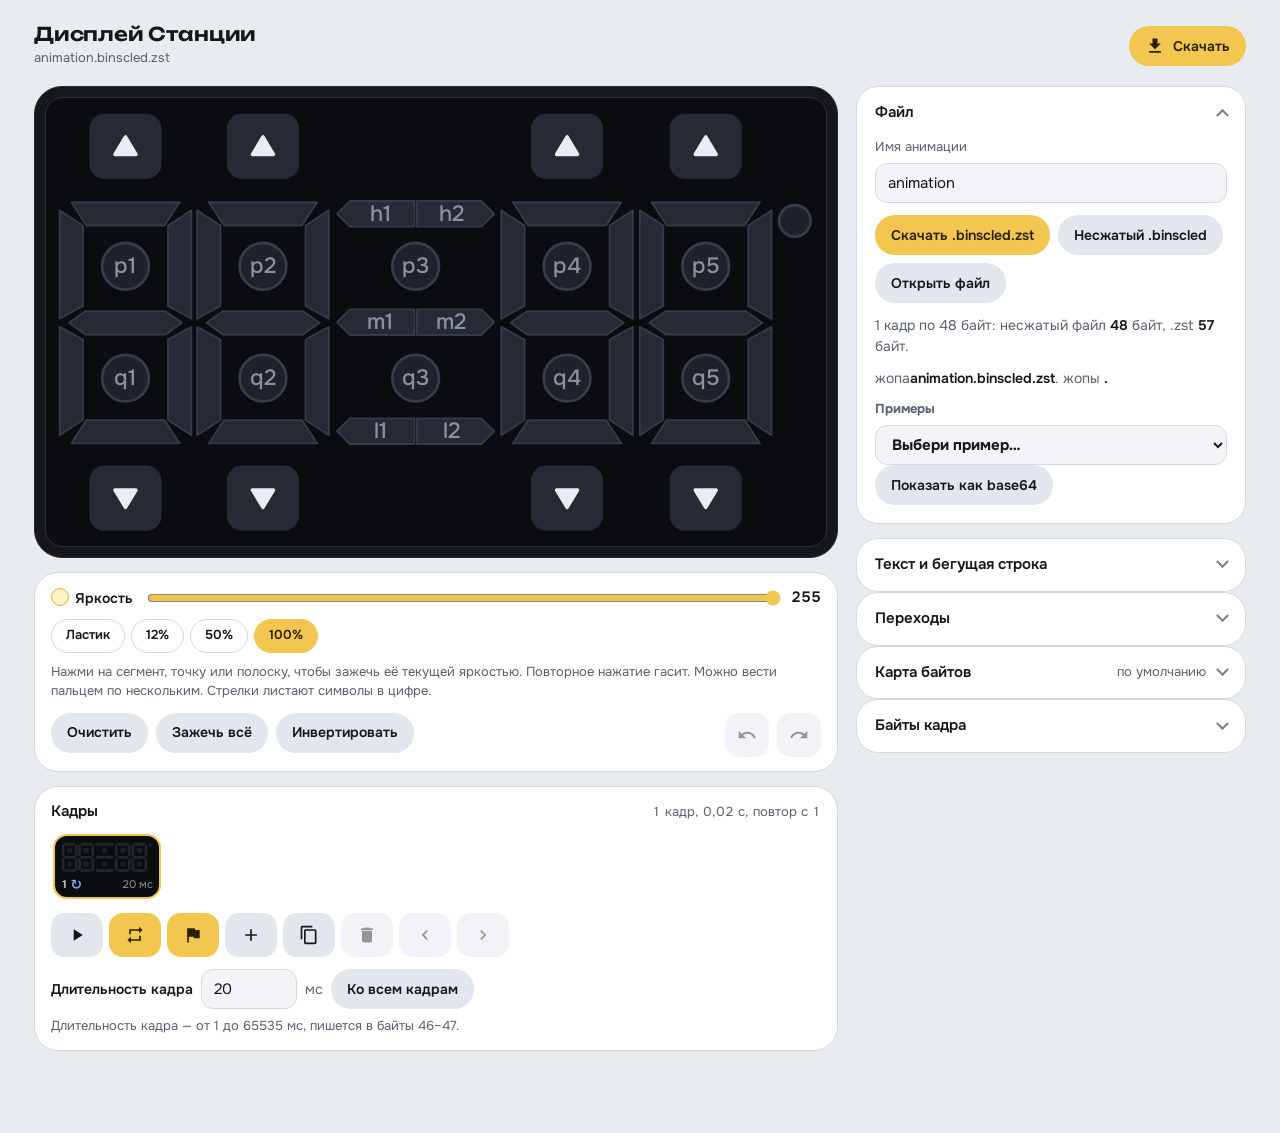
<file: YaMidi.html>
<!doctype html>
<html lang="ru">
<head>
<meta charset="utf-8">
<meta name="viewport" content="width=device-width, initial-scale=1, viewport-fit=cover">
<title>Редактор дисплея Станции</title>
<link rel="preconnect" href="https://fonts.googleapis.com">
<link rel="preconnect" href="https://fonts.gstatic.com" crossorigin>
<link href="https://fonts.googleapis.com/css2?family=Onest:wght@400;500;600;700&family=Unbounded:wght@500;600&display=swap" rel="stylesheet">
<style>
:root{
  color-scheme: light;
  --bg:#e8ebf0; --card:#ffffff; --card-2:#f2f4f7; --line:#d5d9e1; --text:#14161b; --text-2:#596071;
  --chip:#e2e6ed; --chip-hover:#d7dce5; --accent:#f3c64f; --accent-ink:#2a1f03; --accent-text:#8a5e00;
  --danger:#c0392b; --warn:#b7791f; --focus:#2f6fde;
  box-sizing:border-box;
  padding-top:env(safe-area-inset-top,0px);
  padding-bottom:env(safe-area-inset-bottom,0px);
}
@media (prefers-color-scheme: dark){
  :root:not([data-theme="light"]){
    color-scheme: dark;
    --bg:#121419; --card:#1a1d24; --card-2:#22262e; --line:#2c303a; --text:#e8eaef; --text-2:#9aa1ae;
    --chip:#272b34; --chip-hover:#30353f; --accent-text:#f3c64f; --danger:#ff7b6c; --warn:#f0b54a; --focus:#8fb4ff;
  }
}
:root[data-theme="dark"]{
  color-scheme: dark;
  --bg:#121419; --card:#1a1d24; --card-2:#22262e; --line:#2c303a; --text:#e8eaef; --text-2:#9aa1ae;
  --chip:#272b34; --chip-hover:#30353f; --accent-text:#f3c64f; --danger:#ff7b6c; --warn:#f0b54a; --focus:#8fb4ff;
}
*,*::before,*::after{box-sizing:border-box}
[hidden]{display:none!important}
html{scroll-padding-top:env(safe-area-inset-top,0px)}
body{margin:0;background:var(--bg);color:var(--text);font:15px/1.45 Onest,system-ui,-apple-system,"Segoe UI",Roboto,sans-serif;-webkit-tap-highlight-color:transparent}
button,input,select,textarea{font:inherit;color:inherit}
:focus-visible{outline:2px solid var(--focus);outline-offset:2px}

.app{max-width:1260px;margin:0 auto;padding:16px 12px 88px;display:grid;grid-template-columns:minmax(0,1fr);gap:14px}
@media (min-width:1060px){
  .app{grid-template-columns:minmax(0,1fr) 390px;align-items:start;padding:24px 24px 64px;gap:18px}
  .side{position:sticky;top:18px}
}
.top{grid-column:1/-1;display:flex;align-items:center;justify-content:space-between;gap:12px}
.top h1{font:600 19px/1.15 Unbounded,Onest,system-ui,sans-serif;letter-spacing:-.01em;margin:0}
.top .fname{color:var(--text-2);font-size:13px;margin-top:3px;word-break:break-all}
.main,.side{display:grid;grid-template-columns:minmax(0,1fr);gap:14px;min-width:0}

/* buttons */
.btn{display:inline-flex;align-items:center;justify-content:center;gap:8px;height:40px;padding:0 16px;border:0;border-radius:20px;background:var(--chip);font-weight:600;font-size:14px;cursor:pointer;white-space:nowrap;transition:border-radius .18s ease,background-color .15s}
.btn:hover{background:var(--chip-hover)}
.btn:active{border-radius:12px}
.btn.primary{background:var(--accent);color:var(--accent-ink)}
.btn.primary:hover{background:#f7d067}
.btn svg{width:20px;height:20px;fill:currentColor;flex:none}
.btn:disabled{opacity:.45;cursor:default}
.ibtn{width:44px;height:44px;padding:0;border-radius:14px}
.ibtn:active{border-radius:22px}
.ibtn.on{background:var(--accent);color:var(--accent-ink)}
.row{display:flex;flex-wrap:wrap;align-items:center;gap:8px}

/* device */
.device-wrap{background:#15171c;border:1px solid #262a32;border-radius:28px;padding:10px}
.device{background:#0b0c0f;border:1px solid #2a2e38;border-radius:18px;padding:4px 2px}
.disp{display:block;width:100%;height:auto;touch-action:none;user-select:none;-webkit-user-select:none}
.disp .vis{stroke-width:1.6;stroke-linejoin:round}
.disp circle.vis{stroke-width:2.4}
.disp .hit{fill:transparent;stroke:transparent;stroke-width:14;stroke-linejoin:round;pointer-events:all}
.disp circle.hit{stroke-width:0}
.disp [data-el]{cursor:pointer}
.disp .lbl{font:500 19px Onest,system-ui,sans-serif;text-anchor:middle;dominant-baseline:central;pointer-events:none}
.disp .tile{cursor:pointer}
.disp .tile rect{fill:#262a34;transition:fill .12s}
.disp .tile:hover rect{fill:#2f3441}
.disp .tile:active rect{fill:#3a404e}
.disp .tile path{fill:#e8ecf5;stroke:#e8ecf5;stroke-width:3;stroke-linejoin:round}
.disp .tile:focus-visible{outline:none}
.disp .tile:focus-visible rect{stroke:#8fb4ff;stroke-width:3}
.disp g.hl .vis{stroke:#7fb2ff;stroke-width:4}
.hint{color:var(--text-2);font-size:13px;margin:0}

/* cards */
.card{background:var(--card);border:1px solid var(--line);border-radius:24px;padding:14px 16px}
.card h2{font-size:15px;font-weight:600;margin:0}
.brush{display:grid;grid-template-columns:auto 1fr auto;align-items:center;gap:10px 12px}
.brush label{font-weight:600;font-size:14px}
.brush input[type=range]{width:100%;accent-color:var(--accent)}
.brush output{font-variant-numeric:tabular-nums;min-width:3ch;text-align:right;font-weight:600}
.swatch{width:18px;height:18px;border-radius:50%;display:inline-block;vertical-align:-3px;margin-right:6px;border:1.5px solid #e2b13c}
.chips{grid-column:1/-1;display:flex;flex-wrap:wrap;gap:6px}
.chip{height:34px;padding:0 14px;border-radius:17px;border:1px solid var(--line);background:transparent;font-size:13px;font-weight:600;cursor:pointer}
.chip.on{background:var(--accent);border-color:var(--accent);color:var(--accent-ink)}
.tools-row{display:flex;flex-wrap:wrap;gap:8px}
.sep{flex:1}

/* timeline */
.tl-head{display:flex;align-items:baseline;justify-content:space-between;gap:10px;margin-bottom:10px}
.tl-head .meta{color:var(--text-2);font-size:13px;font-variant-numeric:tabular-nums}
.strip{display:flex;gap:8px;overflow-x:auto;padding:2px 2px 10px;scroll-snap-type:x proximity;overscroll-behavior-x:contain}
.thumb{flex:0 0 auto;width:108px;border:2px solid #23262e;background:#0b0c0f;border-radius:14px;padding:6px 6px 4px;cursor:pointer;scroll-snap-align:start;text-align:left}
.thumb svg{display:block;width:100%;height:auto}
.thumb .cap{display:flex;justify-content:space-between;gap:4px;font-size:11px;margin-top:4px;color:#8f95a2;font-variant-numeric:tabular-nums}
.thumb .cap b{color:#d9dce3;font-weight:600}
.thumb .cap .lp{color:#7fb2ff;font-weight:700}
.thumb .cap i{font-style:normal;color:#f3c64f;overflow:hidden;text-overflow:ellipsis;white-space:nowrap}
.thumb.cur{border-color:#f3c64f}
.thumb.playing{border-color:#7fb2ff}
.tl-ctrl{display:flex;flex-wrap:nowrap;gap:6px;align-items:center;margin-top:4px}
.tl-ctrl .ibtn{flex:1 1 0;width:auto;min-width:0;max-width:52px}
@media (max-width:420px){.ibtn{width:40px;height:40px}}
.dur{display:flex;align-items:center;gap:8px;flex-wrap:wrap}
.dur input[type=number]{width:96px}

/* fields */
.field{display:grid;grid-template-columns:minmax(0,1fr);gap:6px}
.field>span{font-size:13px;color:var(--text-2)}
input[type=text],input[type=number],select,textarea{height:40px;border-radius:12px;border:1px solid var(--line);background:var(--card-2);padding:0 12px;width:100%;min-width:0}
textarea{height:auto;padding:10px 12px;resize:vertical;font:12px/1.4 ui-monospace,SFMono-Regular,Menlo,Consolas,monospace;word-break:break-all}
.grid2{display:grid;grid-template-columns:minmax(0,1fr) minmax(0,1fr);gap:10px;align-items:end}
.grid2 .btn{width:100%}
.check{display:flex;align-items:center;gap:10px;font-size:14px;cursor:pointer}
.check input{width:18px;height:18px;accent-color:var(--accent);margin:0}

/* accordions */
details.tool{background:var(--card);border:1px solid var(--line);border-radius:22px}
details.tool>summary{list-style:none;cursor:pointer;padding:15px 18px;font-weight:600;display:flex;align-items:center;justify-content:space-between;gap:12px;border-radius:22px}
details.tool>summary::-webkit-details-marker{display:none}
details.tool>summary::after{content:"";width:9px;height:9px;border-right:2px solid currentColor;border-bottom:2px solid currentColor;transform:rotate(45deg) translate(-2px,-2px);opacity:.55;transition:transform .2s ease;flex:none}
details.tool[open]>summary::after{transform:rotate(-135deg) translate(-2px,-2px)}
details.tool>summary small{font-weight:400;color:var(--text-2);font-size:13px;margin-left:auto}
.tool-body{padding:0 18px 18px;display:grid;grid-template-columns:minmax(0,1fr);gap:12px}
.tool-body p{margin:0;font-size:14px;color:var(--text-2)}
.tool-body p b{color:var(--text);font-weight:600}

/* byte map */
.mgroup{border:0;margin:0;padding:0;display:grid;gap:6px}
.mgroup legend{font-size:13px;font-weight:600;padding:0;margin-bottom:6px}
.mgrid{display:grid;grid-template-columns:repeat(auto-fill,minmax(52px,1fr));gap:6px}
.mcell{display:grid;gap:3px;font-size:12px;color:var(--text-2);text-align:center}
.mcell input[type=number]{height:36px;text-align:center;padding:0 2px;font-variant-numeric:tabular-nums;-moz-appearance:textfield;appearance:textfield}
.mcell input::-webkit-inner-spin-button,.mcell input::-webkit-outer-spin-button{-webkit-appearance:none;margin:0}
.mcell input.dup{border-color:var(--warn);color:var(--warn)}
.mcell input.bad{border-color:var(--danger);color:var(--danger)}
.mapwarn{font-size:13px;color:var(--warn);margin:0}

/* hex */
.hexgrid{display:grid;grid-template-columns:repeat(8,minmax(0,1fr));gap:4px;font:12px/1 ui-monospace,SFMono-Regular,Menlo,Consolas,monospace}
.hx{display:grid;gap:3px;justify-items:center;padding:6px 0 7px;border-radius:9px;border:1px solid var(--line);background:var(--card-2);cursor:pointer;font:inherit}
.hx small{font-size:9.5px;color:var(--text-2)}
.hx.on{background:#3a3220;border-color:#6b5a2a;color:#fff3c4}
.hx.free{border-style:dashed}
.hx.warn{border:1.5px solid var(--warn);border-style:solid}
.hx.ro{cursor:default;opacity:.7}
.legend{display:flex;flex-wrap:wrap;gap:6px 14px;font-size:12px;color:var(--text-2)}

/* toast */
.toast{position:fixed;left:50%;bottom:calc(18px + env(safe-area-inset-bottom,0px));transform:translate(-50%,8px);background:#2b2f39;color:#f1f2f5;padding:12px 18px;border-radius:16px;width:max-content;max-width:min(92vw,560px);font-size:14px;box-shadow:0 8px 28px rgba(0,0,0,.35);opacity:0;pointer-events:none;transition:opacity .18s,transform .18s;z-index:20}
.toast.show{opacity:1;transform:translate(-50%,0)}
@media (prefers-reduced-motion: reduce){*{transition:none!important}}
.sr{position:absolute;width:1px;height:1px;overflow:hidden;clip:rect(0 0 0 0)}
</style>
</head>
<body>
<div class="app">
  <header class="top">
    <div>
      <h1>Дисплей Станции</h1>
      <div class="fname" id="fnameTop">animation.binscled.zst</div>
    </div>
    <button class="btn primary" id="btnDownload" type="button">
      <svg viewBox="0 0 24 24" aria-hidden="true"><path d="M5 20h14v-2H5v2zM19 9h-4V3H9v6H5l7 7 7-7z"/></svg>
      Скачать
    </button>
  </header>

  <main class="main">
    <section class="device-wrap" aria-label="Дисплей">
      <div class="device" id="device"></div>
    </section>

    <section class="card" aria-label="Кисть">
      <div class="brush">
        <label for="brush"><span class="swatch" id="swatch"></span>Яркость</label>
        <input type="range" id="brush" min="0" max="255" step="1" value="255">
        <output id="brushOut" for="brush">255</output>
        <div class="chips" id="brushChips">
          <button class="chip" type="button" data-b="0">Ластик</button>
          <button class="chip" type="button" data-b="32">12%</button>
          <button class="chip" type="button" data-b="128">50%</button>
          <button class="chip" type="button" data-b="255">100%</button>
        </div>
      </div>
      <p class="hint" style="margin-top:10px">Нажми на сегмент, точку или полоску, чтобы зажечь её текущей яркостью. Повторное нажатие гасит. Можно вести пальцем по нескольким. Стрелки листают символы в цифре.</p>
      <div class="tools-row" style="margin-top:12px">
        <button class="btn" type="button" id="btnClear">Очистить</button>
        <button class="btn" type="button" id="btnFill">Зажечь всё</button>
        <button class="btn" type="button" id="btnInvert">Инвертировать</button>
        <span class="sep"></span>
        <button class="btn ibtn" type="button" id="btnUndo" aria-label="Отменить" title="Отменить (Ctrl+Z)"><svg viewBox="0 0 24 24"><path d="M12.5 8c-2.65 0-5.05.99-6.9 2.6L2 7v9h9l-3.62-3.62c1.39-1.16 3.16-1.88 5.12-1.88 3.54 0 6.55 2.31 7.6 5.5l2.37-.78C21.08 11.03 17.15 8 12.5 8z"/></svg></button>
        <button class="btn ibtn" type="button" id="btnRedo" aria-label="Вернуть" title="Вернуть (Ctrl+Shift+Z)"><svg viewBox="0 0 24 24"><path d="M18.4 10.6C16.55 8.99 14.15 8 11.5 8c-4.65 0-8.58 3.03-9.96 7.22L3.9 16c1.05-3.19 4.05-5.5 7.6-5.5 1.95 0 3.73.72 5.12 1.88L13 16h9V7l-3.6 3.6z"/></svg></button>
      </div>
    </section>

    <section class="card" aria-label="Кадры">
      <div class="tl-head">
        <h2>Кадры</h2>
        <span class="meta" id="tlMeta"></span>
      </div>
      <div class="strip" id="strip" role="listbox" aria-label="Список кадров"></div>
      <div class="tl-ctrl">
        <button class="btn ibtn" type="button" id="btnPlay" aria-label="Воспроизвести" title="Воспроизвести (пробел)"><svg viewBox="0 0 24 24"><path id="playIcon" d="M8 5v14l11-7z"/></svg></button>
        <button class="btn ibtn on" type="button" id="btnLoop" aria-pressed="true" aria-label="Повтор анимации" title="Повтор анимации (записывается в файл)"><svg viewBox="0 0 24 24"><path d="M7 7h10v3l4-4-4-4v3H5v6h2V7zm10 10H7v-3l-4 4 4 4v-3h12v-6h-2v4z"/></svg></button>
        <button class="btn ibtn" type="button" id="btnLoopHere" aria-label="Повтор с этого кадра" title="Повтор с этого кадра"><svg viewBox="0 0 24 24"><path d="M14.4 6 14 4H5v17h2v-7h5.6l.4 2h7V6z"/></svg></button>
        <button class="btn ibtn" type="button" id="btnAdd" aria-label="Новый пустой кадр" title="Новый пустой кадр"><svg viewBox="0 0 24 24"><path d="M19 13h-6v6h-2v-6H5v-2h6V5h2v6h6v2z"/></svg></button>
        <button class="btn ibtn" type="button" id="btnDup" aria-label="Дублировать кадр" title="Дублировать кадр"><svg viewBox="0 0 24 24"><path d="M16 1H4c-1.1 0-2 .9-2 2v14h2V3h12V1zm3 4H8c-1.1 0-2 .9-2 2v14c0 1.1.9 2 2 2h11c1.1 0 2-.9 2-2V7c0-1.1-.9-2-2-2zm0 16H8V7h11v14z"/></svg></button>
        <button class="btn ibtn" type="button" id="btnDel" aria-label="Удалить кадр" title="Удалить кадр"><svg viewBox="0 0 24 24"><path d="M6 19c0 1.1.9 2 2 2h8c1.1 0 2-.9 2-2V7H6v12zM19 4h-3.5l-1-1h-5l-1 1H5v2h14V4z"/></svg></button>
        <button class="btn ibtn" type="button" id="btnLeft" aria-label="Сдвинуть кадр влево" title="Сдвинуть влево"><svg viewBox="0 0 24 24"><path d="M15.41 7.41 14 6l-6 6 6 6 1.41-1.41L10.83 12z"/></svg></button>
        <button class="btn ibtn" type="button" id="btnRight" aria-label="Сдвинуть кадр вправо" title="Сдвинуть вправо"><svg viewBox="0 0 24 24"><path d="M10 6 8.59 7.41 13.17 12l-4.58 4.59L10 18l6-6z"/></svg></button>
      </div>
      <div class="dur" style="margin-top:12px">
        <label for="durIn" style="font-size:14px;font-weight:600">Длительность кадра</label>
        <input type="number" id="durIn" min="1" max="65535" step="1" inputmode="numeric">
        <span style="color:var(--text-2);font-size:14px">мс</span>
        <button class="btn" type="button" id="btnDurAll">Ко всем кадрам</button>
      </div>
      <p class="hint" style="margin-top:8px">Длительность кадра — от 1 до 65535 мс, пишется в байты 46–47.</p>
    </section>
  </main>

  <aside class="side">
    <details class="tool" id="dFile" open>
      <summary>Файл</summary>
      <div class="tool-body">
        <label class="field"><span>Имя анимации</span><input type="text" id="nameIn" autocomplete="off" spellcheck="false"></label>
        <div class="row">
          <button class="btn primary" type="button" id="btnDownload2">Скачать .binscled.zst</button>
          <button class="btn" type="button" id="btnRaw">Несжатый .binscled</button>
          <button class="btn" type="button" id="btnOpen">Открыть файл</button>
          <input type="file" id="fileIn" class="sr" tabindex="-1">
        </div>
        <p id="fileStat"></p>
        <p>жопа<b id="zipInner">🥶</b>. жопы <b жопы</b>.</p>
        <label class="field"><span>Примеры</span>
          <select id="presetSel">
            <option value="">Выбери пример…</option>
            <option value="ringing">Будильник, ringing (оригинал)</option>
            <option value="update">Установка обновления, update_applying (оригинал)</option>
            <option value="clock">Часы 08:24 с мигающим двоеточием</option>
            <option value="wave">Волна по всем сегментам</option>
            <option value="scan">Сканер байтов для проверки карты</option>
            <option value="blank">Пустой проект</option>
          </select>
        </label>
        <div class="row">
          <button class="btn" type="button" id="btnB64">Показать как base64</button>
        </div>
        <div id="b64Box" hidden class="field">
          <span>Команда для adb shell: собирает тот же файл из текста</span>
          <textarea id="b64Out" rows="5" readonly></textarea>
          <div class="row"><button class="btn" type="button" id="btnCopy">Скопировать</button></div>
        </div>
      </div>
    </details>

    <details class="tool" id="dText">
      <summary>Текст и бегущая строка</summary>
      <div class="tool-body">
        <p>Четыре символа на цифры. Если третий символ <b>:</b>, <b>-</b>, <b>=</b>, <b>.</b> или пробел, он уходит в центральную колонку: например, «08:24» или «12-30».</p>
        <div class="grid2">
          <label class="field"><span>Текст</span><input type="text" id="txtIn" value="08:24" maxlength="8" autocomplete="off" spellcheck="false"></label>
          <button class="btn" type="button" id="btnText">Написать в кадр</button>
        </div>
        <label class="field"><span>Бегущая строка</span><input type="text" id="mqIn" value="ПРИВЕТ 2026" autocomplete="off" spellcheck="false"></label>
        <div class="grid2">
          <label class="field"><span>Шаг, мс</span><input type="number" id="mqStep" value="220" min="1" max="65535" inputmode="numeric"></label>
          <button class="btn" type="button" id="btnMq">Добавить кадры</button>
        </div>
        <label class="check"><input type="checkbox" id="mqReplace"> Заменить все кадры</label>
      </div>
    </details>

    <details class="tool" id="dFx">
      <summary>Переходы</summary>
      <div class="tool-body">
        <div class="grid2">
          <label class="field"><span>Промежуточных кадров</span><input type="number" id="fxN" value="16" min="1" max="200" inputmode="numeric"></label>
          <label class="field"><span>Кривая</span>
            <select id="fxCurve"><option value="sine">Плавная</option><option value="linear">Линейная</option></select>
          </label>
        </div>
        <div class="row">
          <button class="btn" type="button" id="btnTween">Переход к следующему</button>
          <button class="btn" type="button" id="btnFadeIn">Появление</button>
          <button class="btn" type="button" id="btnFadeOut">Затухание</button>
          <button class="btn" type="button" id="btnMerge">Склеить одинаковые</button>
        </div>
        <p>Переход вставляет кадры между текущим и следующим. Появление начинается с тёмного экрана перед текущим кадром, затухание гасит его до темноты. «Склеить» объединяет одинаковые соседние кадры и складывает их длительности.</p>
      </div>
    </details>

    <details class="tool" id="dMap">
      <summary>Карта байтов <small id="mapState"></small></summary>
      <div class="tool-body">
        <p>Кадр занимает 48 байт: байт 0 — метка начала повтора (ставится кнопкой с флажком у кадров), байты 1–45 — яркости светодиодов (0–255), байты 46–47 — длительность кадра (16 бит). Раскладка взята из прошивки станции (quasar.cfg): цифры a b c d e f g p q (байты 1–36), точка-градус (байт 37), центр p3 q3 h1 h2 m1 m2 l1 l2 (байты 38–45). Если что-то не сходится, проверь сканером и поправь.</p>
        <div id="mapGrid" style="display:grid;gap:14px"></div>
        <p class="mapwarn" id="mapWarn" hidden></p>
        <div class="row">
          <button class="btn" type="button" id="btnMapReset">Сбросить карту</button>
        </div>
        <div class="grid2">
          <label class="field"><span>Проверить один байт</span><input type="number" id="probeIn" value="45" min="1" max="45" inputmode="numeric"></label>
          <button class="btn" type="button" id="btnProbe">Вставить кадр</button>
        </div>
      </div>
    </details>

    <details class="tool" id="dHex">
      <summary>Байты кадра</summary>
      <div class="tool-body">
        <div class="hexgrid" id="hex"></div>
        <div class="legend"><span>Пунктир: байт не назначен</span><span>Рыжая рамка: горит, но не назначен</span></div>
        <p>Нажатие на байт зажигает или гасит его текущей яркостью, даже если он не привязан к элементу.</p>
      </div>
    </details>
  </aside>
</div>
<div class="toast" id="toast" role="status" aria-live="polite"></div>

<script>
(() => {
'use strict';
const $ = (s, r = document) => r.querySelector(s);
const NSLOT = 46, FRAME = 48, LEDS = 45;
const SEGS = ['a','b','c','d','e','f','g'];
const DIGITS = [{n:1,x:47},{n:2,x:165},{n:4,x:426},{n:5,x:545}];
const DY = 88, MX = 352.5;
const SEGP = {
  a:[[10,0],[103,0],[90,20],[23,20]],
  b:[[113,7],[113,100],[93,89],[93,20]],
  c:[[113,107],[113,200],[93,187],[93,118]],
  d:[[23,187],[90,187],[103,207],[10,207]],
  e:[[0,107],[20,118],[20,187],[0,200]],
  f:[[0,7],[20,20],[20,89],[0,100]],
  g:[[8,103.5],[22,93.5],[91,93.5],[105,103.5],[91,113.5],[22,113.5]]
};

/* ---------- geometry & elements ---------- */
const GEO = [];
for (const d of DIGITS) {
  for (const s of SEGS) GEO.push({id:`d${d.n}${s}`, t:'p', p:SEGP[s].map(([x,y]) => `${x+d.x},${y+DY}`).join(' ')});
  const cx = d.x + 56.5;
  GEO.push({id:`p${d.n}`, t:'c', cx, cy:143, r:20, lbl:`p${d.n}`});
  GEO.push({id:`q${d.n}`, t:'c', cx, cy:239, r:20, lbl:`q${d.n}`});
}
for (const [k, cy] of [['h',98],['m',191],['l',284.5]]) {
  GEO.push({id:k+'1', t:'p', p:`285,${cy} 296,${cy-11} ${MX-1},${cy-11} ${MX-1},${cy+11} 296,${cy+11}`, lbl:k+'1', lx:322, ly:cy});
  GEO.push({id:k+'2', t:'p', p:`${MX+1},${cy-11} 409,${cy-11} 420,${cy} 409,${cy+11} ${MX+1},${cy+11}`, lbl:k+'2', lx:383, ly:cy});
}
GEO.push({id:'p3', t:'c', cx:MX, cy:143, r:20, lbl:'p3'});
GEO.push({id:'q3', t:'c', cx:MX, cy:239, r:20, lbl:'q3'});
GEO.push({id:'dot', t:'c', cx:678, cy:104, r:13.5});

const ELEMS = [];
for (const d of DIGITS) {
  for (const s of SEGS) ELEMS.push({id:`d${d.n}${s}`, g:`d${d.n}`, short:s, name:`цифра ${d.n}, сегмент ${s}`});
  ELEMS.push({id:`p${d.n}`, g:`d${d.n}`, short:`p${d.n}`, name:`цифра ${d.n}, точка p${d.n}`});
  ELEMS.push({id:`q${d.n}`, g:`d${d.n}`, short:`q${d.n}`, name:`цифра ${d.n}, точка q${d.n}`});
}
ELEMS.push({id:'dot', g:'dot', short:'°', name:'точка справа (градус)'});
for (const id of ['p3','q3','h1','h2','m1','m2','l1','l2']) ELEMS.push({id, g:'mid', short:id, name:`центр, ${id}`});
const EL = Object.fromEntries(ELEMS.map(e => [e.id, e]));
const GROUPS = [['d1','Цифра 1'],['d2','Цифра 2'],['mid','Центр (3)'],['d4','Цифра 4'],['d5','Цифра 5'],['dot','Точка']];
const MID_IDS = ['h1','h2','m1','m2','l1','l2','p3','q3'];
function defaultMap() { const m = {}; ELEMS.forEach((e, i) => m[e.id] = i + 1); return m; }

/* ---------- glyphs ---------- */
const GLYPH = {'0':'abcdef','1':'bc','2':'abdeg','3':'abcdg','4':'bcfg','5':'acdfg','6':'acdefg','7':'abc','8':'abcdefg','9':'abcdfg',
  'A':'abcefg','b':'cdefg','C':'adef','c':'deg','d':'bcdeg','E':'adefg','F':'aefg','G':'acdef','H':'bcefg','h':'cefg','I':'ef','i':'c',
  'J':'bcde','L':'def','l':'ef','n':'ceg','o':'cdeg','O':'abcdef','P':'abefg','q':'abcfg','r':'eg','S':'acdfg','t':'defg','U':'bcdef',
  'u':'cde','y':'bcdfg','-':'g','_':'d','°':'abfg','=':'dg',' ':'',
  'А':'abcefg','Б':'acdefg','В':'abcdefg','Г':'aef','Е':'adefg','Ё':'adefg','З':'abcdg','И':'bcdef','Н':'bcefg','О':'abcdef','П':'abcef',
  'Р':'abefg','С':'adef','Т':'defg','У':'bcdfg','Ч':'bcfg','Ь':'cdefg','Ы':'cdefg','Э':'abcdg','Я':'abcefg','Ц':'bcdef','Ш':'bcdef','Л':'abcef','Д':'abcdeg','К':'bcefg','М':'abcef','Х':'bcefg','Ю':'bcdef','Й':'bcdef','Ж':'bcefg','Ф':'abcdefg'};
const CYCLE = [' ','0','1','2','3','4','5','6','7','8','9','A','b','C','c','d','E','F','G','H','h','J','L','n','o','P','q','r','t','U','u','y','-','_','°','='];
function glyphFor(ch) {
  if (ch in GLYPH) return GLYPH[ch];
  const u = ch.toUpperCase(), l = ch.toLowerCase();
  if (u in GLYPH) return GLYPH[u];
  if (l in GLYPH) return GLYPH[l];
  return null;
}

/* ---------- colors ---------- */
const ON = [255,243,196], ONS = [226,177,60];
const OFF = [37,42,53], OFFS = [52,58,71], OFFC = [30,34,43], OFFCS = [54,60,73];
const tOf = v => v <= 0 ? 0 : Math.pow(Math.min(255, v) / 255, 0.55);
const mix = (a, b, t) => `rgb(${Math.round(a[0]+(b[0]-a[0])*t)},${Math.round(a[1]+(b[1]-a[1])*t)},${Math.round(a[2]+(b[2]-a[2])*t)})`;

/* ---------- state ---------- */
const STORE = 'binscled-editor-v3', STORE_OLD = ['binscled-editor-v2', 'binscled-editor-v1'];
const blankB = () => new Array(NSLOT).fill(0);
const clamp8 = v => Math.max(0, Math.min(255, Math.round(+v || 0)));
function freshState() { return {name:'animation', frames:[{b:blankB(), d:20}], cur:0, map:defaultMap(), brush:255, loopFrom:0}; }
function sanitizeState(o) {
  const s = freshState();
  if (!o || typeof o !== 'object') return s;
  if (Array.isArray(o.frames) && o.frames.length) {
    s.frames = o.frames.map(f => ({b: Array.from({length:NSLOT}, (_, i) => clamp8(f && f.b ? f.b[i] : 0)), d: Math.max(1, Math.min(65535, Math.round(+(f && f.d) || 20))), ...(f && f.n ? {n:String(f.n).slice(0,24)} : {})}));
  }
  if (o.map && typeof o.map === 'object') for (const e of ELEMS) { const v = o.map[e.id]; if (Number.isInteger(v) && v >= 0 && v < NSLOT) s.map[e.id] = v; }
  if (Number.isInteger(o.loopFrom)) s.loopFrom = Math.max(-1, Math.min(s.frames.length - 1, o.loopFrom));
  else if (o.loop === false) s.loopFrom = -1;
  if (Number.isFinite(o.brush)) s.brush = clamp8(o.brush);
  if (typeof o.name === 'string' && o.name.trim()) s.name = o.name.slice(0, 64);
  s.cur = Math.max(0, Math.min(s.frames.length - 1, o.cur | 0));
  return s;
}
let S;
try {
  const cur2 = JSON.parse(localStorage.getItem(STORE) || 'null');
  if (cur2) S = sanitizeState(cur2);
  else {
    let old = null; for (const k of STORE_OLD) { old = JSON.parse(localStorage.getItem(k) || 'null'); if (old) break; }
    if (old) { delete old.map; old.frames = (old.frames || []).map(f => ({...f, b: (f.b || []).slice(0, NSLOT).map((v, i) => i === 0 ? 0 : v)})); }
    S = sanitizeState(old);
  }
} catch (e) { S = freshState(); }
let saveT = 0;
function save() { clearTimeout(saveT); saveT = setTimeout(() => { try { localStorage.setItem(STORE, JSON.stringify(S)); } catch (e) {} }, 300); }
const cur = () => S.frames[S.cur];
const cloneF = f => ({b: f.b.slice(), d: f.d, ...(f.n ? {n:f.n} : {})});

const ledOK = s => s >= 1 && s <= LEDS;
function valOf(f, id) { const s = S.map[id]; return ledOK(s) ? (f.b[s] | 0) : 0; }
function setVal(f, id, v) { const s = S.map[id]; if (ledOK(s)) f.b[s] = clamp8(v); }
const onV = () => S.brush > 0 ? S.brush : 255;

/* ---------- undo ---------- */
const undoS = [], redoS = [];
const snap = () => JSON.stringify({frames:S.frames, cur:S.cur, loopFrom:S.loopFrom});
function pushUndo() { undoS.push(snap()); if (undoS.length > 120) undoS.shift(); redoS.length = 0; }
function restore(str) { const o = JSON.parse(str); S.frames = o.frames; S.cur = Math.min(o.cur, S.frames.length - 1); S.loopFrom = Number.isInteger(o.loopFrom) ? o.loopFrom : S.loopFrom; }
function doUndo() { if (!undoS.length) return; stopPlay(); redoS.push(snap()); restore(undoS.pop()); refresh(true); }
function doRedo() { if (!redoS.length) return; stopPlay(); undoS.push(snap()); restore(redoS.pop()); refresh(true); }

/* ---------- display ---------- */
const nodes = {};
function buildDisplay() {
  let s = '';
  for (const d of DIGITS) {
    const cx = d.x + 56.5;
    s += `<g class="tile" data-arrow="${d.n}:1" role="button" tabindex="0" aria-label="Цифра ${d.n}: следующий символ"><rect x="${cx-31}" y="12" width="62" height="56" rx="13"/><path d="M${cx-9} 47L${cx+9} 47L${cx} 32Z"/></g>`;
    s += `<g class="tile" data-arrow="${d.n}:-1" role="button" tabindex="0" aria-label="Цифра ${d.n}: предыдущий символ"><rect x="${cx-31}" y="314" width="62" height="56" rx="13"/><path d="M${cx-9} 335L${cx+9} 335L${cx} 350Z"/></g>`;
  }
  for (const e of GEO) {
    const lbl = e.lbl ? `<text class="lbl" x="${e.t === 'c' ? e.cx : e.lx}" y="${e.t === 'c' ? e.cy : e.ly}">${e.lbl}</text>` : '';
    if (e.t === 'p') s += `<g data-el="${e.id}"><title></title><polygon class="vis" points="${e.p}"/>${lbl}<polygon class="hit" points="${e.p}"/></g>`;
    else s += `<g data-el="${e.id}"><title></title><circle class="vis" cx="${e.cx}" cy="${e.cy}" r="${e.r}"/>${lbl}<circle class="hit" cx="${e.cx}" cy="${e.cy}" r="${e.r + 8}"/></g>`;
  }
  $('#device').innerHTML = `<svg class="disp" id="disp" viewBox="37 2 666 378" role="group" aria-label="Семисегментный дисплей: 4 цифры, центральная колонка, точки">${s}</svg>`;
  for (const e of GEO) {
    const g = $(`[data-el="${e.id}"]`);
    nodes[e.id] = {g, vis: g.querySelector('.vis'), lbl: g.querySelector('.lbl'), title: g.querySelector('title'), c: e.t === 'c'};
  }
}
function renderDisplay(f = cur()) {
  for (const e of GEO) {
    const n = nodes[e.id], v = valOf(f, e.id), t = tOf(v);
    n.vis.setAttribute('fill', mix(n.c ? OFFC : OFF, ON, t));
    n.vis.setAttribute('stroke', mix(n.c ? OFFCS : OFFS, ONS, t));
    if (n.lbl) n.lbl.setAttribute('fill', t > 0.5 ? '#3a2f12' : '#8b919d');
  }
}
function renderTitles() {
  for (const e of GEO) {
    const s = S.map[e.id];
    nodes[e.id].title.textContent = `${EL[e.id].name[0].toUpperCase() + EL[e.id].name.slice(1)}: байт ${s}`;
  }
}

/* ---------- thumbnails ---------- */
function miniSvg(f) {
  let s = '<svg viewBox="42 82 656 220" aria-hidden="true">';
  for (const e of GEO) {
    const v = valOf(f, e.id), fill = v ? mix(OFF, ON, tOf(v)) : (e.t === 'c' ? '#1b1f27' : '#21252e');
    s += e.t === 'p' ? `<polygon points="${e.p}" fill="${fill}"/>` : `<circle cx="${e.cx}" cy="${e.cy}" r="${e.r}" fill="${fill}"/>`;
  }
  return s + '</svg>';
}
const esc = s => String(s).replace(/[&<>"]/g, c => ({'&':'&amp;','<':'&lt;','>':'&gt;','"':'&quot;'}[c]));
function thumbHTML(f, i) {
  return `<button type="button" class="thumb${i === S.cur ? ' cur' : ''}" data-i="${i}" role="option" aria-selected="${i === S.cur}" aria-label="Кадр ${i+1}, ${f.d} мс">${miniSvg(f)}<span class="cap"><b>${i+1}${i === S.loopFrom ? ' <span class="lp" title="Начало повтора">↻</span>' : ''}</b>${f.n ? `<i>${esc(f.n)}</i>` : ''}<span>${f.d}&nbsp;мс</span></span></button>`;
}
function renderStrip() {
  $('#strip').innerHTML = S.frames.map(thumbHTML).join('');
  scrollToCur();
}
function updateThumb(i = S.cur) {
  const t = $(`.thumb[data-i="${i}"]`);
  if (t) t.outerHTML = thumbHTML(S.frames[i], i);
}
function scrollToCur() {
  const t = $(`.thumb[data-i="${S.cur}"]`);
  if (t) { const st = $('#strip'); const l = t.offsetLeft - st.offsetLeft, r = l + t.offsetWidth; if (l < st.scrollLeft) st.scrollLeft = l - 8; else if (r > st.scrollLeft + st.clientWidth) st.scrollLeft = r - st.clientWidth + 8; }
}
function selectFrame(i) {
  stopPlay();
  i = Math.max(0, Math.min(S.frames.length - 1, i));
  const prev = $(`.thumb.cur`);
  if (prev) { prev.classList.remove('cur'); prev.setAttribute('aria-selected', 'false'); }
  S.cur = i;
  const t = $(`.thumb[data-i="${i}"]`);
  if (t) { t.classList.add('cur'); t.setAttribute('aria-selected', 'true'); }
  scrollToCur(); renderDisplay(); renderMeta(); renderHex(); save();
}

/* ---------- meta & refresh ---------- */
const plural = (n, a, b, c) => { const m10 = n % 10, m100 = n % 100; return m10 === 1 && m100 !== 11 ? a : (m10 >= 2 && m10 <= 4 && (m100 < 12 || m100 > 14) ? b : c); };
const nf = n => n.toLocaleString('ru-RU');
function renderMeta() {
  const n = S.frames.length, total = S.frames.reduce((a, f) => a + f.d, 0);
  if (S.loopFrom >= n) S.loopFrom = n - 1;
  $('#tlMeta').textContent = `${n} ${plural(n, 'кадр', 'кадра', 'кадров')}, ${(total / 1000).toLocaleString('ru-RU', {maximumFractionDigits:2})} с, ` + (S.loopFrom < 0 ? 'без повтора' : `повтор с ${S.loopFrom + 1}`);
  $('#btnLoop').classList.toggle('on', S.loopFrom >= 0); $('#btnLoop').setAttribute('aria-pressed', String(S.loopFrom >= 0));
  $('#btnLoopHere').classList.toggle('on', S.loopFrom === S.cur);
  if (document.activeElement !== $('#durIn')) $('#durIn').value = cur().d;
  $('#btnUndo').disabled = !undoS.length; $('#btnRedo').disabled = !redoS.length;
  $('#btnDel').disabled = n < 2; $('#btnLeft').disabled = S.cur === 0; $('#btnRight').disabled = S.cur === n - 1;
  const fn = fileBase() + '.binscled.zst';
  $('#fnameTop').textContent = fn; $('#zipInner').textContent = fn;
  const raw = buildRaw();
  $('#fileStat').innerHTML = `${nf(raw.length / FRAME)} ${plural(raw.length / FRAME, 'кадр', 'кадра', 'кадров')} по 48 байт: несжатый файл <b>${nf(raw.length)}</b> байт, .zst <b>${nf(raw.length + 6 + 3 * Math.ceil(raw.length / 131072))}</b> байт.`;
  if (!$('#b64Box').hidden) fillB64();
}
function refresh(full) {
  renderDisplay(); renderMeta(); renderHex();
  if (full) renderStrip(); else updateThumb();
  save();
}

/* ---------- painting ---------- */
let paint = null;
function hitId(target) { const g = target && target.closest ? target.closest('[data-el]') : null; return g ? g.dataset.el : null; }
function applyPaint(id) {
  if (!paint || paint.done.has(id)) return;
  paint.done.add(id);
  if (valOf(cur(), id) !== paint.v) { setVal(cur(), id, paint.v); paint.changed = true; renderDisplay(); renderHex(); }
}
function bindDisplay() {
  const svg = $('#disp');
  svg.addEventListener('pointerdown', e => {
    const id = hitId(e.target);
    if (!id) return;
    e.preventDefault(); stopPlay();
    const s = S.map[id];
    if (!ledOK(s)) { toast('Этот элемент привязан к байту вне диапазона светодиодов (1–45). Поменяй карту байтов.'); return; }
    pushUndo();
    const v = valOf(cur(), id);
    paint = {v: S.brush === 0 ? 0 : (v === S.brush ? 0 : S.brush), done: new Set(), changed: false};
    applyPaint(id);
    try { svg.setPointerCapture(e.pointerId); } catch (err) {}
  });
  svg.addEventListener('pointermove', e => {
    if (!paint) return;
    const id = hitId(document.elementFromPoint(e.clientX, e.clientY));
    if (id) applyPaint(id);
  });
  const end = () => { if (!paint) return; if (!paint.changed) undoS.pop(); paint = null; updateThumb(); renderMeta(); save(); };
  svg.addEventListener('pointerup', end); svg.addEventListener('pointercancel', end); svg.addEventListener('lostpointercapture', end);
  svg.addEventListener('click', e => { const t = e.target.closest('[data-arrow]'); if (t) arrow(t.dataset.arrow); });
  svg.addEventListener('keydown', e => { const t = e.target.closest('[data-arrow]'); if (t && (e.key === 'Enter' || e.key === ' ')) { e.preventDefault(); arrow(t.dataset.arrow); } });
}
function arrow(spec) {
  stopPlay();
  const [n, dir] = spec.split(':').map(Number);
  const f = cur();
  const bits = SEGS.filter(s => valOf(f, `d${n}${s}`) > 0).join('');
  let idx = CYCLE.findIndex(ch => GLYPH[ch] === bits);
  idx = idx < 0 ? (dir > 0 ? 1 : 10) : (idx + dir + CYCLE.length) % CYCLE.length;
  const lit = SEGS.map(s => valOf(f, `d${n}${s}`)).filter(v => v > 0);
  const v = lit.length ? Math.max(...lit) : onV();
  pushUndo();
  setDigit(f, n, GLYPH[CYCLE[idx]], v);
  refresh(false);
}
function setDigit(f, n, bits, v) { for (const s of SEGS) setVal(f, `d${n}${s}`, bits.includes(s) ? v : 0); }
const MIDMAP = {':':['p3','q3'], '.':['q3'], "'":['p3'], '-':['m1','m2'], '=':['h1','h2','l1','l2'], '≡':['h1','h2','m1','m2','l1','l2'], ' ':[]};
function setMid(f, ch, v) { const on = MIDMAP[ch] || []; for (const id of MID_IDS) setVal(f, id, on.includes(id) ? v : 0); }
function applyText(f, str, v) {
  const chars = [...str];
  let mid = null;
  if (chars.length >= 5 && chars[2] in MIDMAP) { mid = chars[2]; chars.splice(2, 1); }
  const four = chars.slice(0, 4); while (four.length < 4) four.push(' ');
  const bad = [];
  DIGITS.forEach((d, i) => { const g = glyphFor(four[i]); if (g === null) bad.push(four[i]); setDigit(f, d.n, g || '', v); });
  if (mid !== null) setMid(f, mid, v);
  return bad;
}

/* ---------- frame ops ---------- */
function insertFrames(at, list) { S.frames.splice(at, 0, ...list); if (S.loopFrom >= at) S.loopFrom += list.length; }
function opClear() { stopPlay(); pushUndo(); cur().b = blankB(); refresh(false); }
function opFill() { stopPlay(); pushUndo(); for (const e of ELEMS) setVal(cur(), e.id, onV()); refresh(false); }
function opInvert() { stopPlay(); pushUndo(); const f = cur(); for (const e of ELEMS) setVal(f, e.id, valOf(f, e.id) > 0 ? 0 : onV()); refresh(false); }
function opAdd() { stopPlay(); pushUndo(); insertFrames(S.cur + 1, [{b:blankB(), d:cur().d}]); S.cur++; refresh(true); }
function opDup() { stopPlay(); pushUndo(); const c = cloneF(cur()); delete c.n; insertFrames(S.cur + 1, [c]); S.cur++; refresh(true); }
function opDel() { if (S.frames.length < 2) return; stopPlay(); pushUndo(); S.frames.splice(S.cur, 1); if (S.loopFrom > S.cur) S.loopFrom--; S.loopFrom = Math.min(S.loopFrom, S.frames.length - 1); S.cur = Math.min(S.cur, S.frames.length - 1); refresh(true); }
function opMove(dir) {
  const j = S.cur + dir; if (j < 0 || j >= S.frames.length) return;
  stopPlay(); pushUndo(); [S.frames[S.cur], S.frames[j]] = [S.frames[j], S.frames[S.cur]]; if (S.loopFrom === S.cur) S.loopFrom = j; else if (S.loopFrom === j) S.loopFrom = S.cur; S.cur = j; refresh(true);
}
const ease = (t, c) => c === 'sine' ? 0.5 - 0.5 * Math.cos(Math.PI * t) : t;
const lerpB = (a, b, t) => a.map((v, i) => Math.round(v + (b[i] - v) * t));
function fxParams() { return {n: Math.max(1, Math.min(200, parseInt($('#fxN').value, 10) || 16)), c: $('#fxCurve').value}; }
function opTween() {
  const {n, c} = fxParams();
  let j = S.cur + 1;
  if (j >= S.frames.length) { if (S.frames.length < 2) { toast('Нужен хотя бы ещё один кадр, к которому делать переход.'); return; } j = 0; }
  stopPlay(); pushUndo();
  const a = cur(), b = S.frames[j], list = [];
  for (let k = 1; k <= n; k++) list.push({b: lerpB(a.b, b.b, ease(k / (n + 1), c)), d: a.d});
  insertFrames(S.cur + 1, list);
  refresh(true); toast(`Добавлено ${n} ${plural(n, 'кадр', 'кадра', 'кадров')} перехода.`);
}
function opFade(inward) {
  const {n, c} = fxParams();
  stopPlay(); pushUndo();
  const a = cur(), z = blankB(), list = [];
  if (inward) { for (let k = 0; k < n; k++) list.push({b: lerpB(z, a.b, ease(k / n, c)), d: a.d}); insertFrames(S.cur, list); S.cur += n; }
  else { for (let k = 1; k <= n; k++) list.push({b: lerpB(a.b, z, ease(k / n, c)), d: a.d}); insertFrames(S.cur + 1, list); }
  refresh(true);
}
function opMerge() {
  stopPlay(); pushUndo();
  const out = []; let lf = -1;
  S.frames.forEach((f, i) => {
    const p = out[out.length - 1];
    if (p && i !== S.loopFrom && p.b.every((v, k) => v === f.b[k]) && p.d + f.d <= 65535) { p.d += f.d; }
    else out.push(cloneF(f));
    if (i === S.loopFrom) lf = out.length - 1;
  });
  S.loopFrom = S.loopFrom < 0 ? -1 : lf;
  const removed = S.frames.length - out.length;
  S.frames = out; S.cur = Math.min(S.cur, out.length - 1);
  refresh(true); toast(removed ? `Склеено, кадров стало меньше на ${removed}.` : 'Одинаковых соседних кадров нет.');
}

/* ---------- playback ---------- */
let play = null;
function startPlay() {
  if (play) return;
  const cum = []; let acc = 0;
  for (const f of S.frames) { acc += Math.max(1, f.d); cum.push(acc); }
  const total = acc, t0 = performance.now(), lf = S.loopFrom, lt = lf > 0 ? cum[lf - 1] : 0;
  play = {raf: 0, idx: -1};
  const step = now => {
    if (!play) return;
    let el = now - t0;
    if (el >= total) { if (lf < 0) { stopPlay(); return; } el = lt + (el - total) % (total - lt); }
    let i = 0; while (i < cum.length - 1 && cum[i] <= el) i++;
    if (i !== play.idx) {
      const old = $(`.thumb[data-i="${play.idx}"]`); if (old) old.classList.remove('playing');
      play.idx = i;
      const t = $(`.thumb[data-i="${i}"]`); if (t) t.classList.add('playing');
      renderDisplay(S.frames[i]); renderHex(S.frames[i], i);
    }
    play.raf = requestAnimationFrame(step);
  };
  play.raf = requestAnimationFrame(step);
  $('#playIcon').setAttribute('d', 'M7 7h10v10H7z');
  $('#btnPlay').setAttribute('aria-label', 'Стоп');
}
function stopPlay() {
  if (!play) return;
  cancelAnimationFrame(play.raf);
  const old = $(`.thumb[data-i="${play.idx}"]`); if (old) old.classList.remove('playing');
  play = null;
  $('#playIcon').setAttribute('d', 'M8 5v14l11-7z');
  $('#btnPlay').setAttribute('aria-label', 'Воспроизвести');
  renderDisplay(); renderHex();
}

/* ---------- byte map ---------- */
function slotOwners() { const o = {}; for (const e of ELEMS) { const s = S.map[e.id]; if (!ledOK(s)) continue; (o[s] = o[s] || []).push(e.id); } return o; }
function buildMapUI() {
  let h = '';
  for (const [g, name] of GROUPS) {
    h += `<fieldset class="mgroup"><legend>${name}</legend><div class="mgrid">`;
    for (const e of ELEMS.filter(x => x.g === g)) h += `<label class="mcell"><span>${e.short}</span><input type="number" inputmode="numeric" min="1" max="45" data-map="${e.id}" aria-label="Байт для: ${e.name}"></label>`;
    h += '</div></fieldset>';
  }
  $('#mapGrid').innerHTML = h;
  syncMapUI();
}
function syncMapUI() {
  for (const inp of document.querySelectorAll('[data-map]')) if (document.activeElement !== inp) inp.value = S.map[inp.dataset.map];
  validateMap();
}
function validateMap() {
  const count = {};
  for (const e of ELEMS) count[S.map[e.id]] = (count[S.map[e.id]] || 0) + 1;
  let dups = 0, bad = 0;
  for (const inp of document.querySelectorAll('[data-map]')) {
    const s = S.map[inp.dataset.map];
    const isBad = !ledOK(s), isDup = count[s] > 1;
    inp.classList.toggle('bad', isBad); inp.classList.toggle('dup', !isBad && isDup);
    if (isBad) bad++; else if (isDup) dups++;
  }
  const w = $('#mapWarn'), msg = [];
  if (bad) msg.push(`${bad} ${plural(bad, 'элемент привязан', 'элемента привязаны', 'элементов привязаны')} к байту 0, пока он служебный.`);
  if (dups) msg.push(`${dups} ${plural(dups, 'элемент делит', 'элемента делят', 'элементов делят')} байт с другими, они будут гореть вместе.`);
  w.hidden = !msg.length; w.textContent = msg.join(' ');
  const isDefault = ELEMS.every((e, i) => S.map[e.id] === i + 1);
  $('#mapState').textContent = isDefault ? 'по умолчанию' : 'изменена';
  renderTitles();
}
function highlight(id, on) { if (nodes[id]) nodes[id].g.classList.toggle('hl', on); }

/* ---------- hex view ---------- */
const hex2 = v => v.toString(16).padStart(2, '0');
function renderHex(f = cur(), idx = S.frames.indexOf(f)) {
  if (!$('#dHex').open) return;
  const own = slotOwners();
  let h = '';
  const dur = Math.max(1, Math.min(65535, f.d | 0));
  for (let i = 0; i < FRAME; i++) {
    let v, cls = 'hx', title, ro = false;
    if (i === 46) { v = (dur >> 8) & 0xff; cls += ' ro'; ro = true; title = `Байт 46: длительность, старший байт (${dur} мс)`; }
    else if (i === 47) { v = dur & 0xff; cls += ' ro'; ro = true; title = `Байт 47: длительность, младший байт (${dur} мс)`; }
    else if (i === 0) { v = idx === S.loopFrom ? 1 : 0; cls += ' ro'; ro = true; title = 'Байт 0: метка начала повтора'; }
    else {
      v = f.b[i] | 0; const o = own[i];
      if (!o) cls += ' free'; if (!o && v) cls += ' warn'; if (v) cls += ' on';
      title = `Байт ${i}: ${o ? o.map(id => EL[id].name).join(', ') : 'не назначен'}`;
    }
    h += `<button type="button" class="${cls}" data-slot="${i}" title="${esc(title)}" aria-label="${esc(title)}, значение ${v}"${ro ? ' disabled' : ''}><small>${i}</small>${hex2(v)}</button>`;
  }
  $('#hex').innerHTML = h;
}

/* ---------- binary ---------- */
function fileBase() { return (S.name || 'animation').trim().replace(/\.binscled(\.zst)?$/i, '').replace(/[^A-Za-z0-9_.-]+/g, '_').replace(/^_+|_+$/g, '') || 'animation'; }
function buildRaw() {
  const out = new Uint8Array(S.frames.length * FRAME);
  S.frames.forEach((f, k) => {
    const o = k * FRAME, d = Math.max(1, Math.min(65535, Math.round(f.d || 1)));
    for (let i = 1; i <= LEDS; i++) out[o + i] = clamp8(f.b[i]);
    out[o] = k === S.loopFrom ? 1 : 0;
    out[o + 46] = (d >> 8) & 0xff;   // duration big-endian high
    out[o + 47] = d & 0xff;          // duration low
  });
  return out;
}
/* zstd frame made of raw blocks: valid for any zstd decoder, header mirrors the original files */
function zstdEncode(src) {
  const MAXB = 131072, nb = Math.max(1, Math.ceil(src.length / MAXB));
  const out = new Uint8Array(6 + nb * 3 + src.length);
  out.set([0x28, 0xB5, 0x2F, 0xFD, 0x00, 0x88]);
  let o = 6;
  for (let i = 0; i < nb; i++) {
    const chunk = src.subarray(i * MAXB, Math.min(src.length, (i + 1) * MAXB));
    const h = (i === nb - 1 ? 1 : 0) | (chunk.length << 3);
    out[o++] = h & 255; out[o++] = (h >>> 8) & 255; out[o++] = (h >>> 16) & 255;
    out.set(chunk, o); o += chunk.length;
  }
  return out;
}
function concatU8(list) { const n = list.reduce((a, b) => a + b.length, 0), out = new Uint8Array(n); let o = 0; for (const p of list) { out.set(p, o); o += p.length; } return out; }
/* ---- compact zstd decoder (RFC 8878), no dictionaries ---- */
const ZD = (() => {
  const hb = x => 31 - Math.clz32(x);
  const LL_BASE = [0,1,2,3,4,5,6,7,8,9,10,11,12,13,14,15,16,18,20,22,24,28,32,40,48,64,128,256,512,1024,2048,4096,8192,16384,32768,65536];
  const LL_BITS = [0,0,0,0,0,0,0,0,0,0,0,0,0,0,0,0,1,1,1,1,2,2,3,3,4,6,7,8,9,10,11,12,13,14,15,16];
  const ML_BASE = [3,4,5,6,7,8,9,10,11,12,13,14,15,16,17,18,19,20,21,22,23,24,25,26,27,28,29,30,31,32,33,34,35,37,39,41,43,47,51,59,67,83,99,131,259,515,1027,2051,4099,8195,16387,32771,65539];
  const ML_BITS = [0,0,0,0,0,0,0,0,0,0,0,0,0,0,0,0,0,0,0,0,0,0,0,0,0,0,0,0,0,0,0,0,1,1,1,1,2,2,3,3,4,4,5,7,8,9,10,11,12,13,14,15,16];
  const LL_DEF = [4,3,2,2,2,2,2,2,2,2,2,2,2,1,1,1,2,2,2,2,2,2,2,2,2,3,2,1,1,1,1,1,-1,-1,-1,-1];
  const ML_DEF = [1,4,3,2,2,2,2,2,2,1,1,1,1,1,1,1,1,1,1,1,1,1,1,1,1,1,1,1,1,1,1,1,1,1,1,1,1,1,1,1,1,1,1,1,1,1,-1,-1,-1,-1,-1,-1,-1];
  const OF_DEF = [1,1,1,1,1,1,2,2,2,1,1,1,1,1,1,1,1,1,1,1,1,1,1,1,-1,-1,-1,-1,-1];
  const fail = m => { throw new Error('zstd: ' + m); };

  class Back {
    constructor(src, s, e) {
      if (e <= s) fail('empty bitstream');
      const last = src[e - 1]; if (!last) fail('bad bitstream end');
      this.src = src; this.s = s; this.pos = (e - 1 - s) * 8 + hb(last);
    }
    read(n) {
      let v = 0;
      for (let k = n - 1; k >= 0; k--) { const i = this.pos - n + k; v = v * 2 + (i < 0 ? 0 : (this.src[this.s + (i >> 3)] >> (i & 7)) & 1); }
      this.pos -= n; return v;
    }
    peek(n) { const p = this.pos, v = this.read(n); this.pos = p; return v; }
    over() { return this.pos < 0; }
  }
  function readNCount(src, start, maxSym, maxAL) {
    let bp = start * 8;
    const peek = n => { let v = 0; for (let k = 0; k < n; k++) { const i = bp + k; v |= ((src[i >> 3] >> (i & 7)) & 1) << k; } return v; };
    const rd = n => { const v = peek(n); bp += n; return v; };
    const AL = rd(4) + 5; if (AL > maxAL) fail('accuracy too high');
    let remaining = (1 << AL) + 1, threshold = 1 << AL, nb = AL + 1, sym = 0;
    const norm = [];
    while (remaining > 1 && sym <= maxSym) {
      const max = (2 * threshold - 1) - remaining;
      let count;
      const low = peek(nb - 1) ;
      if (low < max) { count = low; bp += nb - 1; }
      else { count = peek(nb); bp += nb; if (count >= threshold) count -= max; }
      count--;
      remaining -= count < 0 ? -count : count;
      norm[sym++] = count;
      if (count === 0) { for (;;) { const r = rd(2); for (let k = 0; k < r; k++) norm[sym++] = 0; if (r !== 3) break; } }
      while (remaining < threshold) { nb--; threshold >>= 1; }
    }
    if (remaining !== 1) fail('bad table description');
    return {AL, norm, size: ((bp + 7) >> 3) - start};
  }
  function buildFse(norm, AL) {
    const size = 1 << AL, sym = new Uint8Array(size), base = new Int32Array(size), nbt = new Uint8Array(size), next = [];
    let high = size - 1;
    for (let s = 0; s < norm.length; s++) { const c = norm[s] | 0; if (c === -1) { sym[high--] = s; next[s] = 1; } else next[s] = c; }
    const step = (size >> 1) + (size >> 3) + 3, mask = size - 1; let pos = 0;
    for (let s = 0; s < norm.length; s++) for (let i = 0; i < (norm[s] | 0); i++) { sym[pos] = s; do { pos = (pos + step) & mask; } while (pos > high); }
    for (let u = 0; u < size; u++) { const s = sym[u], x = next[s]++, b = AL - hb(x); nbt[u] = b; base[u] = (x << b) - size; }
    return {al: AL, sym, base, nb: nbt};
  }
  const DEF = {};
  function getTable(mode, src, p, key, def, defAL, maxSym, maxAL, prev) {
    if (mode === 0) return [DEF[key] || (DEF[key] = buildFse(def, defAL)), p];
    if (mode === 1) return [{al: 0, sym: new Uint8Array([src[p]]), base: new Int32Array(1), nb: new Uint8Array(1)}, p + 1];
    if (mode === 2) { const r = readNCount(src, p, maxSym, maxAL); return [buildFse(r.norm, r.AL), p + r.size]; }
    if (!prev) fail('repeat table without previous');
    return [prev, p];
  }
  function readHuff(src, p) {
    const h = src[p], w = [];
    let q;
    if (h < 128) {
      const s = p + 1, r = readNCount(src, s, 255, 6), t = buildFse(r.norm, r.AL), br = new Back(src, s + r.size, s + h);
      let s1 = br.read(r.AL), s2 = br.read(r.AL);
      for (;;) {
        w.push(t.sym[s1]); s1 = t.base[s1] + br.read(t.nb[s1]);
        if (br.over()) { w.push(t.sym[s2]); break; }
        w.push(t.sym[s2]); s2 = t.base[s2] + br.read(t.nb[s2]);
        if (br.over()) { w.push(t.sym[s1]); break; }
        if (w.length > 255) fail('too many weights');
      }
      q = s + h;
    } else {
      const n = h - 127;
      for (let i = 0; i < n; i++) { const b = src[p + 1 + (i >> 1)]; w.push(i & 1 ? b & 15 : b >> 4); }
      q = p + 1 + ((n + 1) >> 1);
    }
    let sum = 0; for (const x of w) if (x) sum += 1 << (x - 1);
    if (!sum) fail('empty huffman');
    const maxBits = hb(sum) + 1, rest = (1 << maxBits) - sum;
    if (rest & (rest - 1)) fail('bad huffman weights');
    w.push(hb(rest) + 1);
    const cnt = new Array(maxBits + 2).fill(0); for (const x of w) if (x) cnt[x]++;
    const start = []; let nx = 0; for (let x = 1; x <= maxBits; x++) { start[x] = nx; nx += cnt[x] << (x - 1); }
    const size = 1 << maxBits, sym = new Uint8Array(size), nbt = new Uint8Array(size);
    for (let n = 0; n < w.length; n++) { const x = w[n]; if (!x) continue; const len = (1 << x) >> 1; for (let i = start[x]; i < start[x] + len; i++) { sym[i] = n; nbt[i] = maxBits + 1 - x; } start[x] += len; }
    return {table: {maxBits, sym, nb: nbt}, end: q};
  }
  function huffStream(src, s, e, out, o0, o1, t) {
    const br = new Back(src, s, e);
    for (let i = o0; i < o1; i++) { const idx = br.peek(t.maxBits); out[i] = t.sym[idx]; br.pos -= t.nb[idx]; }
  }
  class Out {
    constructor() { this.buf = new Uint8Array(1 << 15); this.n = 0; }
    ensure(k) { if (this.n + k > this.buf.length) { let s = this.buf.length; while (s < this.n + k) s *= 2; const b = new Uint8Array(s); b.set(this.buf.subarray(0, this.n)); this.buf = b; } }
    push(a) { this.ensure(a.length); this.buf.set(a, this.n); this.n += a.length; }
    fill(v, k) { this.ensure(k); this.buf.fill(v, this.n, this.n + k); this.n += k; }
    match(off, len) { if (off <= 0 || off > this.n) fail('bad offset'); this.ensure(len); const b = this.buf; let s = this.n - off; for (let i = 0; i < len; i++) b[this.n++] = b[s++]; }
  }
  function block(src, p, end, out, st) {
    const b0 = src[p], lt = b0 & 3, sf = (b0 >> 2) & 3;
    let regen, csize = 0, hs, streams = 1;
    if (lt < 2) {
      if ((sf & 1) === 0) { regen = b0 >> 3; hs = 1; }
      else if (sf === 1) { regen = (b0 >> 4) | (src[p + 1] << 4); hs = 2; }
      else { regen = (b0 >> 4) | (src[p + 1] << 4) | (src[p + 2] << 12); hs = 3; }
    } else if (sf < 2) { const v = b0 | (src[p + 1] << 8) | (src[p + 2] << 16); regen = (v >> 4) & 0x3FF; csize = (v >> 14) & 0x3FF; streams = sf === 0 ? 1 : 4; hs = 3; }
    else if (sf === 2) { const v = (b0 | (src[p + 1] << 8) | (src[p + 2] << 16) | (src[p + 3] << 24)) >>> 0; regen = (v >>> 4) & 0x3FFF; csize = (v >>> 18) & 0x3FFF; streams = 4; hs = 4; }
    else { const v = (b0 | (src[p + 1] << 8) | (src[p + 2] << 16) | (src[p + 3] << 24)) >>> 0; regen = (v >>> 4) & 0x3FFFF; csize = ((v >>> 22) | (src[p + 4] << 10)) & 0x3FFFF; streams = 4; hs = 5; }
    p += hs;
    let lits;
    if (lt === 0) { lits = src.subarray(p, p + regen); p += regen; }
    else if (lt === 1) { lits = new Uint8Array(regen).fill(src[p]); p += 1; }
    else {
      let q = p; const ce = p + csize;
      if (lt === 2) { const r = readHuff(src, q); st.huf = r.table; q = r.end; } else if (!st.huf) fail('treeless literals without table');
      lits = new Uint8Array(regen);
      if (streams === 1) huffStream(src, q, ce, lits, 0, regen, st.huf);
      else {
        const l1 = src[q] | (src[q + 1] << 8), l2 = src[q + 2] | (src[q + 3] << 8), l3 = src[q + 4] | (src[q + 5] << 8), seg = Math.floor((regen + 3) / 4);
        let a = q + 6;
        huffStream(src, a, a + l1, lits, 0, seg, st.huf); a += l1;
        huffStream(src, a, a + l2, lits, seg, 2 * seg, st.huf); a += l2;
        huffStream(src, a, a + l3, lits, 2 * seg, 3 * seg, st.huf); a += l3;
        huffStream(src, a, ce, lits, 3 * seg, regen, st.huf);
      }
      p = ce;
    }
    let ns; const s0 = src[p++];
    if (s0 < 128) ns = s0; else if (s0 < 255) ns = ((s0 - 128) << 8) + src[p++]; else { ns = src[p] + (src[p + 1] << 8) + 0x7F00; p += 2; }
    if (!ns) { out.push(lits); return; }
    const m = src[p++];
    [st.ll, p] = getTable(m >> 6, src, p, 'll', LL_DEF, 6, 35, 9, st.ll);
    [st.of, p] = getTable((m >> 4) & 3, src, p, 'of', OF_DEF, 5, 31, 8, st.of);
    [st.ml, p] = getTable((m >> 2) & 3, src, p, 'ml', ML_DEF, 6, 52, 9, st.ml);
    const br = new Back(src, p, end), LL = st.ll, OF = st.of, ML = st.ml;
    let sl = br.read(LL.al), so = br.read(OF.al), sm = br.read(ML.al), lp = 0;
    const rep = st.rep;
    for (let i = 0; i < ns; i++) {
      const oc = OF.sym[so], lc = LL.sym[sl], mc = ML.sym[sm];
      const ov = Math.pow(2, oc) + br.read(oc);
      const ml = ML_BASE[mc] + br.read(ML_BITS[mc]);
      const ll = LL_BASE[lc] + br.read(LL_BITS[lc]);
      let off;
      if (ov > 3) { off = ov - 3; rep[2] = rep[1]; rep[1] = rep[0]; rep[0] = off; }
      else {
        const idx = ov - 1 + (ll === 0 ? 1 : 0);
        if (idx === 0) off = rep[0];
        else {
          off = idx === 3 ? rep[0] - 1 : rep[idx];
          if (idx !== 1) rep[2] = rep[1];
          rep[1] = rep[0]; rep[0] = off;
        }
      }
      if (lp + ll > lits.length) fail('literals overrun');
      out.push(lits.subarray(lp, lp + ll)); lp += ll;
      out.match(off, ml);
      if (i < ns - 1) { sl = LL.base[sl] + br.read(LL.nb[sl]); sm = ML.base[sm] + br.read(ML.nb[sm]); so = OF.base[so] + br.read(OF.nb[so]); }
    }
    out.push(lits.subarray(lp));
  }
  function decompress(src) {
    const out = new Out(); let p = 0;
    const u32 = i => (src[i] | (src[i + 1] << 8) | (src[i + 2] << 16) | (src[i + 3] << 24)) >>> 0;
    while (p + 4 <= src.length) {
      const mg = u32(p);
      if (((mg & 0xFFFFFFF0) >>> 0) === 0x184D2A50) { p += 8 + u32(p + 4); continue; }
      if (mg !== 0xFD2FB528) fail('not a zstd frame');
      p += 4;
      const fhd = src[p++], fcs = fhd >> 6, single = (fhd >> 5) & 1, cs = (fhd >> 2) & 1, did = fhd & 3;
      if (!single) p++;
      let dict = 0; for (let k = 0; k < [0, 1, 2, 4][did]; k++) dict |= src[p + k] << (8 * k);
      if (dict) fail('dictionaries are not supported');
      p += [0, 1, 2, 4][did];
      p += fcs === 0 ? (single ? 1 : 0) : [0, 2, 4, 8][fcs];
      const st = {rep: [1, 4, 8], huf: null, ll: null, of: null, ml: null};
      for (;;) {
        if (p + 3 > src.length) fail('truncated');
        const h = src[p] | (src[p + 1] << 8) | (src[p + 2] << 16); p += 3;
        const last = h & 1, type = (h >> 1) & 3, size = h >>> 3;
        if (type === 0) { out.push(src.subarray(p, p + size)); p += size; }
        else if (type === 1) { out.fill(src[p], size); p += 1; }
        else if (type === 2) { block(src, p, p + size, out, st); p += size; }
        else fail('reserved block type');
        if (last) break;
      }
      if (cs) p += 4;
    }
    return out.buf.slice(0, out.n);
  }
  return {decompress};
})();
async function streamThrough(u8, fmt) {
  const ds = new DecompressionStream(fmt);
  return new Uint8Array(await new Response(new Blob([u8]).stream().pipeThrough(ds)).arrayBuffer());
}
function zstdDecompress(u8) {
  try { return ZD.decompress(u8); }
  catch (e) { throw new Error('Файл .zst не распаковался: ' + e.message.replace(/^zstd: /, '') + '.'); }
}
const CRC = (() => { const t = new Uint32Array(256); for (let n = 0; n < 256; n++) { let c = n; for (let k = 0; k < 8; k++) c = c & 1 ? 0xEDB88320 ^ (c >>> 1) : c >>> 1; t[n] = c >>> 0; } return t; })();
function crc32(u8) { let c = 0xFFFFFFFF; for (let i = 0; i < u8.length; i++) c = CRC[(c ^ u8[i]) & 255] ^ (c >>> 8); return (c ^ 0xFFFFFFFF) >>> 0; }
function makeZip(name, data) {
  const nm = new TextEncoder().encode(name), crc = crc32(data), d = new Date();
  const time = (d.getHours() << 11) | (d.getMinutes() << 5) | (d.getSeconds() >> 1);
  const date = ((d.getFullYear() - 1980) << 9) | ((d.getMonth() + 1) << 5) | d.getDate();
  const lh = new DataView(new ArrayBuffer(30)), ch = new DataView(new ArrayBuffer(46)), eo = new DataView(new ArrayBuffer(22));
  lh.setUint32(0, 0x04034b50, true); lh.setUint16(4, 20, true); lh.setUint16(6, 0x0800, true); lh.setUint16(8, 0, true);
  lh.setUint16(10, time, true); lh.setUint16(12, date, true); lh.setUint32(14, crc, true); lh.setUint32(18, data.length, true); lh.setUint32(22, data.length, true);
  lh.setUint16(26, nm.length, true); lh.setUint16(28, 0, true);
  ch.setUint32(0, 0x02014b50, true); ch.setUint16(4, 20, true); ch.setUint16(6, 20, true); ch.setUint16(8, 0x0800, true); ch.setUint16(10, 0, true);
  ch.setUint16(12, time, true); ch.setUint16(14, date, true); ch.setUint32(16, crc, true); ch.setUint32(20, data.length, true); ch.setUint32(24, data.length, true);
  ch.setUint16(28, nm.length, true); ch.setUint32(42, 0, true);
  const cdOff = 30 + nm.length + data.length, cdSize = 46 + nm.length;
  eo.setUint32(0, 0x06054b50, true); eo.setUint16(8, 1, true); eo.setUint16(10, 1, true); eo.setUint32(12, cdSize, true); eo.setUint32(16, cdOff, true);
  return concatU8([new Uint8Array(lh.buffer), nm, data, new Uint8Array(ch.buffer), nm, new Uint8Array(eo.buffer)]);
}
async function unzipFirst(u8) {
  const dv = new DataView(u8.buffer, u8.byteOffset, u8.byteLength);
  let e = -1;
  for (let i = u8.length - 22; i >= Math.max(0, u8.length - 65557); i--) if (dv.getUint32(i, true) === 0x06054b50) { e = i; break; }
  if (e < 0) throw new Error('Архив повреждён.');
  const cnt = dv.getUint16(e + 10, true); let p = dv.getUint32(e + 16, true);
  const ents = [];
  for (let k = 0; k < cnt; k++) {
    if (dv.getUint32(p, true) !== 0x02014b50) break;
    const method = dv.getUint16(p + 10, true), csize = dv.getUint32(p + 20, true), nl = dv.getUint16(p + 28, true), xl = dv.getUint16(p + 30, true), cl = dv.getUint16(p + 32, true), off = dv.getUint32(p + 42, true);
    ents.push({name: new TextDecoder().decode(u8.subarray(p + 46, p + 46 + nl)), method, csize, off});
    p += 46 + nl + xl + cl;
  }
  const ent = ents.find(x => /\.(zst|binscled)$/i.test(x.name)) || ents.find(x => !x.name.endsWith('/'));
  if (!ent) throw new Error('В архиве нет файлов.');
  const ds = ent.off + 30 + dv.getUint16(ent.off + 26, true) + dv.getUint16(ent.off + 28, true);
  const body = u8.subarray(ds, ds + ent.csize);
  if (ent.method === 0) return {name: ent.name, data: body};
  if (ent.method === 8) return {name: ent.name, data: await streamThrough(body, 'deflate-raw')};
  throw new Error('Неизвестный способ сжатия в архиве.');
}
function parseRaw(u8) {
  if (u8.length < FRAME) throw new Error(`Файл короче одного кадра (${u8.length} байт из 48).`);
  const n = Math.floor(u8.length / FRAME);
  let loopFrom = -1, badKey = 0;
  for (let k = 0; k < n; k++) { const key = u8[k * FRAME]; if (key === 1) loopFrom = k; else if (key !== 0) badKey++; }
  const frames = [];
  for (let k = 0; k < n; k++) {
    const o = k * FRAME, b = new Array(NSLOT).fill(0);
    for (let i = 1; i <= LEDS; i++) b[i] = u8[o + i];
    const d = (u8[o + 46] << 8) | u8[o + 47];
    frames.push({b, d: d || 1});
  }
  return {frames, loopFrom, badKey, extra: u8.length % FRAME};
}
function b64ToU8(s) { const bin = atob(s); const u = new Uint8Array(bin.length); for (let i = 0; i < bin.length; i++) u[i] = bin.charCodeAt(i); return u; }
function u8ToB64(u8) { let s = ''; for (let i = 0; i < u8.length; i += 0x8000) s += String.fromCharCode.apply(null, u8.subarray(i, i + 0x8000)); return btoa(s); }

/* ---------- load / import ---------- */
function loadProject(frames, name, loopFrom) {
  stopPlay(); pushUndo();
  S.frames = frames; S.cur = 0;
  if (name) { S.name = name; $('#nameIn').value = name; }
  S.loopFrom = Number.isInteger(loopFrom) ? Math.min(loopFrom, frames.length - 1) : 0;
  refresh(true);
}
async function importFile(file) {
  try {
    let u8 = new Uint8Array(await file.arrayBuffer());
    let name = file.name;
    if (u8[0] === 0x50 && u8[1] === 0x4B) { const z = await unzipFirst(u8); u8 = z.data; name = z.name; }
    if (u8.length >= 4 && u8[0] === 0x28 && u8[1] === 0xB5 && u8[2] === 0x2F && u8[3] === 0xFD) u8 = zstdDecompress(u8);
    const r = parseRaw(u8);
    const base = name.split('/').pop().replace(/(\.zip)?$/i, '').replace(/[._]binscled([._]zst)?$/i, '').replace(/\.zst$/i, '');
    loadProject(r.frames, base, r.loopFrom);
    let msg = `Открыто: ${r.frames.length} ${plural(r.frames.length, 'кадр', 'кадра', 'кадров')}.`;
    msg += r.loopFrom < 0 ? ' Без повтора: проиграется один раз.' : ` Повтор с кадра ${r.loopFrom + 1}.`;
    if (r.badKey) msg += ` В ${r.badKey} ${plural(r.badKey, 'кадре', 'кадрах', 'кадрах')} байт 0 не 0 и не 1, станция такой файл не примет.`;
    if (r.extra) msg += ` Лишние ${r.extra} байт в конце отброшены.`;
    toast(msg);
  } catch (e) { toast(e.message || 'Файл не прочитался.'); }
}
const RINGING_B64 = '[base64]/vwBAQAAAAABAQAC/[base64]//wCAgAAAAACAgAD//wAAAAAAAAAAAAAAAAAAAAAAAAAAAAAUAAAFBQAAAAAAAAD//wCFhQAAAACFhQD//wAAAAAAAAAFBQAAAAAAAAAAAAAAAAAUAAAUFAAAAAAAAAD//wCTkwAAAACTkwD//wAAAAAAAAAUFAAAAAAAAAAAAAAAAAAUAAAoKAAAAAAAAAD//wCoqAAAAACoqAD//wAAAAAAAAAoKAAAAAAAAAAAAAAAAAAUAABAQAAAAAAAAAD//wC/vwAAAAC/vwD//wAAAAAAAABAQAAAAAAAAAAAAAAAAAAUAABXVwAAAAAAAAD//wDX1wAAAADX1wD//wAAAAAAAABXVwAAAAAAAAAAAAAAAAAUAABsbAAAAAAAAAD//wDr6wAAAADr6wD//wAAAAAAAABsbAAAAAAAAAAAAAAAAAAUAAB6egAAAAAAAAD//wD6+gAAAAD6+gD//wAAAAAAAAB6egAAAAAAAAAAAAAAAAAUAACAgAAAAAAAAAD//wD//wAAAAD//wD//wAAAAAAAACAgAAAAAAAAAAAAAAAAAAUAACFhQAFBQAAAAD6+gD//wAAAAD//wD6+gAAAAAFBQCFhQAAAAAAAAAAAAAAAAAUAACTkwAUFAAAAADr6wD//wAAAAD//wDr6wAAAAAUFACTkwAAAAAAAAAAAAAAAAAUAACoqAAoKAAAAADX1wD//wAAAAD//wDX1wAAAAAoKACoqAAAAAAAAAAAAAAAAAAUAAC/vwBAQAAAAAC/vwD//wAAAAD//wC/vwAAAABAQAC/vwAAAAAAAAAAAAAAAAAUAADX1wBXVwAAAACoqAD//wAAAAD//wCoqAAAAABXVwDX1wAAAAAAAAAAAAAAAAAUAADr6wBsbAAAAACTkwD//wAAAAD//wCTkwAAAABsbADr6wAAAAAAAAAAAAAAAAAUAAD6+gB6egAAAACFhQD//wAAAAD//wCFhQAAAAB6egD6+gAAAAAAAAAAAAAAAAAUAAD//wCAgAAAAACAgAD//wAAAAD//wCAgAAAAACAgAD//wAAAAAAAAAAAAAAAAAUAAD//wCFhQAAAAB6egD6+gAAAAD6+gB6egAAAACFhQD//wAAAAAAAAAAAAAAAAAUAAD//wCTkwAAAABsbADr6wAAAADr6wBsbAAAAACTkwD//wAAAAAAAAAAAAAAAAAUAAD//wCoqAAAAABXVwDX1wAAAADX1wBXVwAAAACoqAD//wAAAAAAAAAAAAAAAAAUAAD//wC/vwAAAABAQAC/vwAAAAC/vwBAQAAAAAC/vwD//wAAAAAAAAAAAAAAAAAUAAD//wDX1wAAAAAoKACoqAAAAACoqAAoKAAAAADX1wD//wAAAAAAAAAAAAAAAAAUAAD//wDr6wAAAAAUFACTkwAAAACTkwAUFAAAAADr6wD//wAAAAAAAAAAAAAAAAAUAAD//wD6+gAAAAAFBQCFhQAAAACFhQAFBQAAAAD6+gD//wAAAAAAAAAAAAAAAAAUAAD//wD//wAAAAAAAACAgAAAAACAgAAAAAAAAAD//wD//wAAAAAAAAAAAAAAAAAUAAD6+gD//wAAAAAAAAB6egAAAAB6egAAAAAAAAD//wD6+gAAAAAAAAAAAAAAAAAUAADr6wD//wAAAAAAAABsbAAAAABsbAAAAAAAAAD//wDr6wAAAAAAAAAAAAAAAAAUAADX1wD//wAAAAAAAABXVwAAAABXVwAAAAAAAAD//wDX1wAAAAAAAAAAAAAAAAAUAAC/vwD//wAAAAAAAABAQAAAAABAQAAAAAAAAAD//wC/vwAAAAAAAAAAAAAAAAAUAACoqAD//wAAAAAAAAAoKAAAAAAoKAAAAAAAAAD//wCoqAAAAAAAAAAAAAAAAAAUAACTkwD//wAAAAAAAAAUFAAAAAAUFAAAAAAAAAD//wCTkwAAAAAAAAAAAAAAAAAUAACFhQD//wAAAAAAAAAFBQAAAAAFBQAAAAAAAAD//wCFhQAAAAAAAAAAAAAAAAAUAACAgAD//wAAAAAAAAAAAAAAAAAAAAAAAAAAAAD//[base64]/vwAAAAAAAAAAAAAAAAAAAAAAAAAAAAC/[base64]';
function presetFrames(key) {
  if (key === 'ringing') return {...parseRaw(b64ToU8(RINGING_B64)), name:'ringing'};
  if (key === 'update') { const u = new Uint8Array(48); u[0] = 1; u[47] = 20; return {...parseRaw(u), name:'update_applying'}; }
  const loopFrom = 0;
  if (key === 'clock') {
    const a = {b: blankB(), d: 500}, b = {b: blankB(), d: 500};
    applyText(a, '08:24', 255); applyText(b, '08 24', 255); setVal(a, 'dot', 255); setVal(b, 'dot', 255);
    return {frames:[a, b], loopFrom, name:'clock'};
  }
  if (key === 'wave') {
    const frames = [], order = ['d1','d2','mid','d4','d5','dot'];
    for (let step = 0; step < order.length + 3; step++) {
      const f = {b: blankB(), d: 90};
      order.forEach((g, i) => { const dist = step - i; const v = dist === 0 ? 255 : dist === 1 ? 110 : dist === 2 ? 30 : 0; for (const e of ELEMS) if (e.g === g) setVal(f, e.id, v); });
      frames.push(f);
    }
    return {frames, loopFrom, name:'wave'};
  }
  if (key === 'scan') {
    const all = blankB(); for (let i = 1; i <= LEDS; i++) all[i] = 255;
    const frames = [{b: all, d: 800, n:'всё'}, {b: blankB(), d: 500}];
    for (let s = 1; s <= LEDS; s++) { const b = blankB(); b[s] = 255; frames.push({b, d: 450, n:`байт ${s}`}); frames.push({b: blankB(), d: 150}); }
    return {frames, loopFrom, name:'scan'};
  }
  return {frames:[{b: blankB(), d: 20}], loopFrom, name:'animation'};
}

/* ---------- download ---------- */
let dlCap = null;
const hasUse = !!(window.claude && typeof window.claude.use === 'function');
if (hasUse) window.claude.use('downloads').then(d => { dlCap = d; }).catch(() => {});
async function download(raw) {
  stopPlay();
  const zst = raw ? buildRaw() : zstdEncode(buildRaw()), fname = fileBase() + (raw ? '.binscled' : '.binscled.zst');
  if (dlCap) {
    try {
      await dlCap.save({filename: fname + '.zip', data: new Blob([makeZip(fname, zst)])});
      toast(`Сохранено: ${fname}.zip`);
    } catch (e) {
      const code = e && e.code;
      if (code === 'declined') toast('Скачивание отменено.');
      else if (code === 'rate_limited') toast('Окно сохранения уже открыто. Подожди пару секунд.');
      else { toast('Скачать здесь не получилось. Возьми файл как base64 в разделе «Файл».'); showB64(); }
    }
    return;
  }
  if (hasUse) { toast('Скачивание тут недоступно. Возьми файл как base64 в разделе «Файл».'); showB64(); return; }
  const url = URL.createObjectURL(new Blob([zst], {type: 'application/octet-stream'}));
  const a = document.createElement('a'); a.href = url; a.download = fname; document.body.appendChild(a); a.click(); a.remove();
  setTimeout(() => URL.revokeObjectURL(url), 4000);
  toast(`Сохранено: ${fname}`);
}
function fillB64() {
  const fname = fileBase() + '.binscled.zst';
  $('#b64Out').value = `printf '%s' '${u8ToB64(zstdEncode(buildRaw()))}' | base64 -d > ${fname}`;
}
function showB64() { $('#dFile').open = true; $('#b64Box').hidden = false; fillB64(); $('#b64Box').scrollIntoView({block: 'nearest', behavior: 'smooth'}); }

/* ---------- toast ---------- */
let toastT = 0;
function toast(msg) { const t = $('#toast'); t.textContent = msg; t.classList.add('show'); clearTimeout(toastT); toastT = setTimeout(() => t.classList.remove('show'), 3800); }

/* ---------- wiring ---------- */
function setBrush(v) {
  S.brush = clamp8(v);
  $('#brush').value = S.brush; $('#brushOut').textContent = S.brush;
  $('#swatch').style.background = S.brush ? mix(OFF, ON, tOf(S.brush)) : 'transparent';
  $('#swatch').style.borderColor = S.brush ? '#e2b13c' : 'var(--text-2)';
  for (const c of document.querySelectorAll('#brushChips .chip')) c.classList.toggle('on', +c.dataset.b === S.brush);
  save();
}
function init() {
  buildDisplay(); bindDisplay(); buildMapUI();
  $('#nameIn').value = S.name;
  setBrush(S.brush);
  refresh(true);

  $('#brush').addEventListener('input', e => setBrush(e.target.value));
  $('#brushChips').addEventListener('click', e => { const c = e.target.closest('.chip'); if (c) setBrush(c.dataset.b); });
  $('#btnClear').onclick = opClear; $('#btnFill').onclick = opFill; $('#btnInvert').onclick = opInvert;
  $('#btnUndo').onclick = doUndo; $('#btnRedo').onclick = doRedo;
  $('#btnAdd').onclick = opAdd; $('#btnDup').onclick = opDup; $('#btnDel').onclick = opDel;
  $('#btnLeft').onclick = () => opMove(-1); $('#btnRight').onclick = () => opMove(1);
  $('#btnPlay').onclick = () => play ? stopPlay() : startPlay();
  let lastLoop = Math.max(0, S.loopFrom);
  $('#btnLoop').onclick = () => { stopPlay(); pushUndo(); if (S.loopFrom >= 0) { lastLoop = S.loopFrom; S.loopFrom = -1; toast('Без повтора: анимация проиграется один раз и погаснет.'); } else { S.loopFrom = Math.min(lastLoop, S.frames.length - 1); toast(`Повтор с кадра ${S.loopFrom + 1}.`); } refresh(true); };
  $('#btnLoopHere').onclick = () => { stopPlay(); pushUndo(); S.loopFrom = S.cur; lastLoop = S.cur; refresh(true); toast(`Повтор с кадра ${S.cur + 1}: после последнего кадра анимация вернётся сюда.`); };
  $('#btnRaw').onclick = () => download(true);
  $('#strip').addEventListener('click', e => { const t = e.target.closest('.thumb'); if (t) selectFrame(+t.dataset.i); });
  $('#durIn').addEventListener('change', e => { const v = Math.max(1, Math.min(65535, parseInt(e.target.value, 10) || 1)); stopPlay(); pushUndo(); cur().d = v; e.target.value = v; refresh(false); });
  $('#btnDurAll').onclick = () => { const v = Math.max(1, Math.min(65535, parseInt($('#durIn').value, 10) || 1)); stopPlay(); pushUndo(); S.frames.forEach(f => f.d = v); refresh(true); toast(`У всех кадров теперь ${v} мс.`); };

  $('#nameIn').addEventListener('input', e => { S.name = e.target.value; renderMeta(); save(); });
  $('#btnDownload').onclick = () => download(false); $('#btnDownload2').onclick = () => download(false);
  $('#btnOpen').onclick = () => $('#fileIn').click();
  $('#fileIn').addEventListener('change', e => { const f = e.target.files[0]; if (f) importFile(f); e.target.value = ''; });
  document.addEventListener('dragover', e => e.preventDefault());
  document.addEventListener('drop', e => { e.preventDefault(); const f = e.dataTransfer && e.dataTransfer.files[0]; if (f) importFile(f); });
  $('#presetSel').addEventListener('change', e => {
    const k = e.target.value; if (!k) return;
    const p = presetFrames(k); loadProject(p.frames, p.name, p.loopFrom); e.target.value = '';
    toast(`Загружен пример: ${p.name}. Отменить можно кнопкой «Отменить».`);
  });
  $('#btnB64').onclick = () => { if ($('#b64Box').hidden) showB64(); else $('#b64Box').hidden = true; };
  $('#btnCopy').onclick = async () => {
    const ta = $('#b64Out');
    try { await navigator.clipboard.writeText(ta.value); toast('Скопировано.'); }
    catch (e) { ta.focus(); ta.select(); try { document.execCommand('copy'); toast('Скопировано.'); } catch (e2) { toast('Выдели текст и скопируй вручную.'); } }
  };

  $('#btnText').onclick = () => { stopPlay(); pushUndo(); const bad = applyText(cur(), $('#txtIn').value, onV()); refresh(false); if (bad.length) toast(`Нет символа для: ${[...new Set(bad)].join(' ')}. Там пусто.`); };
  $('#btnMq').onclick = () => {
    const txt = $('#mqIn').value; if (!txt.trim()) { toast('Впиши текст для бегущей строки.'); return; }
    const step = Math.max(1, Math.min(65535, parseInt($('#mqStep').value, 10) || 220));
    const chars = [...'    ' + txt + '    '], base = cur(), list = [], v = onV();
    for (let i = 0; i + 4 <= chars.length; i++) { const f = cloneF(base); delete f.n; f.d = step; DIGITS.forEach((d, k) => setDigit(f, d.n, glyphFor(chars[i + k]) || '', v)); list.push(f); }
    stopPlay(); pushUndo();
    if ($('#mqReplace').checked) { S.frames = list; S.cur = 0; S.loopFrom = S.loopFrom < 0 ? -1 : 0; } else { insertFrames(S.cur + 1, list); S.cur++; }
    refresh(true); toast(`Добавлено ${list.length} ${plural(list.length, 'кадр', 'кадра', 'кадров')}.`);
  };
  $('#btnTween').onclick = opTween; $('#btnFadeIn').onclick = () => opFade(true); $('#btnFadeOut').onclick = () => opFade(false); $('#btnMerge').onclick = opMerge;

  $('#mapGrid').addEventListener('change', e => {
    const inp = e.target.closest('[data-map]'); if (!inp) return;
    const v = parseInt(inp.value, 10);
    if (!Number.isInteger(v) || !ledOK(v)) { inp.value = S.map[inp.dataset.map]; toast('Номер байта от 1 до 45.'); return; }
    stopPlay(); S.map[inp.dataset.map] = v; validateMap(); refresh(true);
  });
  $('#mapGrid').addEventListener('focusin', e => { const i = e.target.closest('[data-map]'); if (i) highlight(i.dataset.map, true); });
  $('#mapGrid').addEventListener('focusout', e => { const i = e.target.closest('[data-map]'); if (i) highlight(i.dataset.map, false); });
  $('#btnMapReset').onclick = () => { S.map = defaultMap(); syncMapUI(); refresh(true); toast('Карта байтов сброшена.'); };
  $('#btnProbe').onclick = () => {
    const s = parseInt($('#probeIn').value, 10);
    if (!Number.isInteger(s) || s < 1 || s > LEDS) { toast('Номер байта от 1 до 45.'); return; }
    stopPlay(); pushUndo(); const b = blankB(); b[s] = 255; insertFrames(S.cur + 1, [{b, d: 1000, n: `байт ${s}`}]); S.cur++; refresh(true);
  };

  $('#dHex').addEventListener('toggle', () => renderHex());
  $('#hex').addEventListener('click', e => {
    const c = e.target.closest('.hx'); if (!c || c.disabled) return;
    const s = +c.dataset.slot; stopPlay(); pushUndo();
    const f = cur(); f.b[s] = S.brush === 0 ? 0 : (f.b[s] === S.brush ? 0 : S.brush); refresh(false);
  });
  $('#hex').addEventListener('pointerover', e => { const c = e.target.closest('.hx'); if (!c) return; const own = slotOwners()[+c.dataset.slot] || []; own.forEach(id => highlight(id, true)); });
  $('#hex').addEventListener('pointerout', e => { const c = e.target.closest('.hx'); if (!c) return; const own = slotOwners()[+c.dataset.slot] || []; own.forEach(id => highlight(id, false)); });

  document.addEventListener('keydown', e => {
    const tag = (e.target.tagName || '').toLowerCase();
    if (tag === 'input' || tag === 'textarea' || tag === 'select') return;
    const mod = e.ctrlKey || e.metaKey;
    if (mod && e.key.toLowerCase() === 'z') { e.preventDefault(); e.shiftKey ? doRedo() : doUndo(); }
    else if (mod && e.key.toLowerCase() === 'y') { e.preventDefault(); doRedo(); }
    else if (e.key === ' ' && !e.target.closest('[data-arrow]') && tag !== 'button') { e.preventDefault(); play ? stopPlay() : startPlay(); }
    else if (e.key === 'ArrowLeft' && tag !== 'button') selectFrame(S.cur - 1);
    else if (e.key === 'ArrowRight' && tag !== 'button') selectFrame(S.cur + 1);
  });
}
window.BSE = {buildRaw, zstdEncode, zstdDecompress, parseRaw, makeZip, get state() { return S; }, presetFrames, loadProject, importFile};
init();
})();
</script>
</body>
</html>
</file>
<file: style.css>
/* ==========================================================================
   Yandex Station Extended — Pure Material 3 Expressive Design System
   Reference: https://m3.material.io
   Pure tonal surfaces, zero gradients, zero decorative borders, zero blur.
   ========================================================================== */

:root,
[data-theme="dark"] {
  /* Official M3 Baseline & Expressive Tonal Palette — Dark Scheme */
  --md-sys-color-primary: #D0BCFF;
  --md-sys-color-on-primary: #381E72;
  --md-sys-color-primary-container: #4F378B;
  --md-sys-color-on-primary-container: #EADDFF;

  --md-sys-color-secondary: #CCC2DC;
  --md-sys-color-on-secondary: #332D41;
  --md-sys-color-secondary-container: #4A4458;
  --md-sys-color-on-secondary-container: #E8DEF8;

  --md-sys-color-tertiary: #EFB8C8;
  --md-sys-color-on-tertiary: #492532;
  --md-sys-color-tertiary-container: #633B48;
  --md-sys-color-on-tertiary-container: #FFD8E4;

  /* Semantic Tonal Containers (Flat M3 Tones — No Gradients) */
  --md-sys-color-info-container: #004A77;
  --md-sys-color-on-info-container: #C2E7FF;
  --md-sys-color-info: #7FCFFF;
  --md-sys-color-on-info: #003355;

  --md-sys-color-star-container: #574500;
  --md-sys-color-on-star-container: #FFDF90;
  --md-sys-color-star: #F4C430;
  --md-sys-color-on-star: #3C2F00;

  --md-sys-color-warning-container: #523600;
  --md-sys-color-on-warning-container: #FFDCBE;
  --md-sys-color-warning: #FFB951;

  /* M3 Surface Container Hierarchy */
  --md-sys-color-surface: #141218;
  --md-sys-color-surface-dim: #141218;
  --md-sys-color-surface-bright: #3B383E;
  --md-sys-color-surface-container-lowest: #0F0D13;
  --md-sys-color-surface-container-low: #1D1B20;
  --md-sys-color-surface-container: #211F26;
  --md-sys-color-surface-container-high: #2B2930;
  --md-sys-color-surface-container-highest: #36343B;

  --md-sys-color-on-surface: #E6E0E9;
  --md-sys-color-on-surface-variant: #CAC4D0;
  --md-sys-color-outline: #938F99;
  --md-sys-color-outline-variant: #49454F;
  --md-sys-color-scrim: rgba(0, 0, 0, 0.55);

  /* M3 Expressive Shape Scale */
  --md-sys-shape-corner-xs: 8px;
  --md-sys-shape-corner-sm: 12px;
  --md-sys-shape-corner-md: 16px;
  --md-sys-shape-corner-lg: 24px;
  --md-sys-shape-corner-xl: 28px;
  --md-sys-shape-corner-2xl: 36px;
  --md-sys-shape-corner-full: 9999px;

  /* M3 Expressive Motion Tokens (Spring & Emphasized Easing) */
  --md-sys-motion-spring-fast: cubic-bezier(0.42, 1.67, 0.21, 0.90);
  --md-sys-motion-spring-default: cubic-bezier(0.38, 1.21, 0.22, 1.00);
  --md-sys-motion-emphasized: cubic-bezier(0.2, 0.0, 0.0, 1.0);
  --md-sys-motion-emphasized-decelerate: cubic-bezier(0.05, 0.7, 0.1, 1.0);

  /* Typography */
  --md-sys-typescale-font: "Inter", system-ui, -apple-system, BlinkMacSystemFont, "Segoe UI", Roboto, sans-serif;
  --md-sys-typescale-mono: "JetBrains Mono", ui-monospace, SFMono-Regular, Menlo, Monaco, Consolas, monospace;
}

[data-theme="light"] {
  /* Official M3 Baseline & Expressive Tonal Palette — Light Scheme */
  --md-sys-color-primary: #6750A4;
  --md-sys-color-on-primary: #FFFFFF;
  --md-sys-color-primary-container: #EADDFF;
  --md-sys-color-on-primary-container: #21005D;

  --md-sys-color-secondary: #625B71;
  --md-sys-color-on-secondary: #FFFFFF;
  --md-sys-color-secondary-container: #E8DEF8;
  --md-sys-color-on-secondary-container: #1D192B;

  --md-sys-color-tertiary: #7D5260;
  --md-sys-color-on-tertiary: #FFFFFF;
  --md-sys-color-tertiary-container: #FFD8E4;
  --md-sys-color-on-tertiary-container: #31111D;

  /* Semantic Tonal Containers (Light) */
  --md-sys-color-info-container: #C2E7FF;
  --md-sys-color-on-info-container: #001D35;
  --md-sys-color-info: #00639B;
  --md-sys-color-on-info: #FFFFFF;

  --md-sys-color-star-container: #FFDF90;
  --md-sys-color-on-star-container: #241A00;
  --md-sys-color-star: #725C00;
  --md-sys-color-on-star: #FFFFFF;

  --md-sys-color-warning-container: #FFDCBE;
  --md-sys-color-on-warning-container: #2C1600;
  --md-sys-color-warning: #8B5000;

  /* M3 Surface Container Hierarchy (Light) */
  --md-sys-color-surface: #FEF7FF;
  --md-sys-color-surface-dim: #DED8E1;
  --md-sys-color-surface-bright: #FEF7FF;
  --md-sys-color-surface-container-lowest: #FFFFFF;
  --md-sys-color-surface-container-low: #F7F2FA;
  --md-sys-color-surface-container: #F3EDF7;
  --md-sys-color-surface-container-high: #ECE6F0;
  --md-sys-color-surface-container-highest: #E6E0E9;

  --md-sys-color-on-surface: #1D1B20;
  --md-sys-color-on-surface-variant: #49454F;
  --md-sys-color-outline: #79747E;
  --md-sys-color-outline-variant: #CAC4D0;
  --md-sys-color-scrim: rgba(0, 0, 0, 0.40);
}

/* Base Reset */
*, *::before, *::after {
  box-sizing: border-box;
}

html {
  scroll-behavior: smooth;
  scroll-padding-top: 88px;
  font-family: var(--md-sys-typescale-font);
  background-color: var(--md-sys-color-surface);
  color: var(--md-sys-color-on-surface);
  -webkit-font-smoothing: antialiased;
}

body {
  margin: 0;
  min-height: 100vh;
  background-color: var(--md-sys-color-surface);
  color: var(--md-sys-color-on-surface);
  line-height: 1.6;
  overflow-x: hidden;
  transition: background-color 0.25s var(--md-sys-motion-emphasized),
              color 0.25s var(--md-sys-motion-emphasized);
}

/* Skip Link */
.m3-skip-link {
  position: fixed;
  top: -100px;
  left: 16px;
  z-index: 1000;
  padding: 12px 24px;
  background-color: var(--md-sys-color-primary);
  color: var(--md-sys-color-on-primary);
  border-radius: var(--md-sys-shape-corner-full);
  font-weight: 700;
  text-decoration: none;
  transition: top 0.3s var(--md-sys-motion-spring-fast);
}

.m3-skip-link:focus {
  top: 16px;
}

/* ==========================================================================
   Top App Bar (Pure M3 Tonal Surface — Changes Tone on Scroll, No Blur/Border)
   ========================================================================== */
.m3-top-app-bar {
  position: sticky;
  top: 0;
  z-index: 100;
  background-color: var(--md-sys-color-surface);
  transition: background-color 0.25s var(--md-sys-motion-emphasized);
}

.m3-top-app-bar.is-scrolled {
  background-color: var(--md-sys-color-surface-container);
}

.m3-top-app-bar__inner {
  max-width: 1440px;
  margin: 0 auto;
  height: 68px;
  padding: 0 20px;
  display: flex;
  align-items: center;
  justify-content: space-between;
  gap: 12px;
}

.m3-brand {
  display: flex;
  align-items: center;
  gap: 12px;
  min-width: 0;
}

/* Standard M3 Icon Button */
.m3-icon-btn {
  display: inline-flex;
  align-items: center;
  justify-content: center;
  width: 44px;
  height: 44px;
  border-radius: var(--md-sys-shape-corner-full);
  border: none;
  background-color: var(--md-sys-color-surface-container-high);
  color: var(--md-sys-color-on-surface);
  cursor: pointer;
  flex-shrink: 0;
  transition: transform 0.3s var(--md-sys-motion-spring-fast),
              border-radius 0.3s var(--md-sys-motion-spring-fast),
              background-color 0.2s ease,
              color 0.2s ease;
}

.m3-icon-btn:hover {
  background-color: var(--md-sys-color-secondary-container);
  color: var(--md-sys-color-on-secondary-container);
  border-radius: var(--md-sys-shape-corner-md);
}

.m3-icon-btn:active {
  transform: scale(0.92);
}

.m3-icon-btn svg {
  width: 22px;
  height: 22px;
  fill: currentColor;
}

.m3-brand__link {
  display: inline-flex;
  align-items: center;
  gap: 12px;
  text-decoration: none;
  color: var(--md-sys-color-on-surface);
  min-width: 0;
}

.m3-brand__logo {
  width: 40px;
  height: 40px;
  border-radius: var(--md-sys-shape-corner-sm);
  object-fit: cover;
  transition: transform 0.35s var(--md-sys-motion-spring-fast),
              border-radius 0.35s var(--md-sys-motion-spring-fast);
}

.m3-brand__link:hover .m3-brand__logo {
  transform: scale(1.06);
  border-radius: var(--md-sys-shape-corner-md);
}

.m3-brand__titles {
  display: flex;
  align-items: center;
  gap: 10px;
  min-width: 0;
}

.m3-brand__name {
  font-weight: 800;
  font-size: 1.1rem;
  letter-spacing: -0.01em;
  white-space: nowrap;
  overflow: hidden;
  text-overflow: ellipsis;
}

.m3-brand__topic-pill {
  display: inline-flex;
  align-items: center;
  padding: 4px 12px;
  border-radius: var(--md-sys-shape-corner-full);
  background-color: var(--md-sys-color-secondary-container);
  color: var(--md-sys-color-on-secondary-container);
  font-size: 0.76rem;
  font-weight: 700;
}

/* Top Bar Actions & M3 Search Bar */
.m3-top-actions {
  display: flex;
  align-items: center;
  gap: 10px;
}

.m3-search-trigger {
  display: inline-flex;
  align-items: center;
  gap: 10px;
  height: 44px;
  padding: 0 18px;
  border-radius: var(--md-sys-shape-corner-full);
  border: none;
  background-color: var(--md-sys-color-surface-container-high);
  color: var(--md-sys-color-on-surface-variant);
  font-family: inherit;
  font-size: 0.88rem;
  font-weight: 500;
  cursor: pointer;
  min-width: 230px;
  transition: background-color 0.2s ease,
              color 0.2s ease,
              transform 0.3s var(--md-sys-motion-spring-fast);
}

.m3-search-trigger:hover {
  background-color: var(--md-sys-color-surface-container-highest);
  color: var(--md-sys-color-on-surface);
}

.m3-search-trigger svg {
  width: 18px;
  height: 18px;
  fill: currentColor;
  flex-shrink: 0;
}

.m3-search-trigger__text {
  flex: 1;
  text-align: left;
}

.m3-search-trigger__kbd {
  padding: 3px 8px;
  border-radius: var(--md-sys-shape-corner-xs);
  background-color: var(--md-sys-color-surface-container);
  color: var(--md-sys-color-on-surface-variant);
  font-family: var(--md-sys-typescale-mono);
  font-size: 0.72rem;
  font-weight: 600;
}

/* M3 Filled Tonal Button: "Создать статью" */
.m3-btn-new-article {
  display: inline-flex;
  align-items: center;
  gap: 8px;
  height: 44px;
  padding: 0 18px;
  border-radius: var(--md-sys-shape-corner-full);
  background-color: var(--md-sys-color-primary-container);
  color: var(--md-sys-color-on-primary-container);
  font-size: 0.86rem;
  font-weight: 700;
  text-decoration: none;
  white-space: nowrap;
  transition: transform 0.3s var(--md-sys-motion-spring-fast),
              border-radius 0.3s var(--md-sys-motion-spring-fast),
              background-color 0.2s ease,
              color 0.2s ease;
}

.m3-btn-new-article:hover {
  background-color: var(--md-sys-color-primary);
  color: var(--md-sys-color-on-primary);
  border-radius: var(--md-sys-shape-corner-md);
}

.m3-btn-new-article svg {
  width: 18px;
  height: 18px;
  stroke: currentColor;
  stroke-width: 2.4;
  stroke-linecap: round;
  fill: none;
}

/* GitHub Source Chip in Header */
.m3-source-chip {
  display: inline-flex;
  align-items: center;
  gap: 8px;
  height: 44px;
  padding: 0 16px;
  border-radius: var(--md-sys-shape-corner-full);
  background-color: var(--md-sys-color-surface-container-high);
  color: var(--md-sys-color-on-surface);
  font-size: 0.82rem;
  font-weight: 600;
  text-decoration: none;
  transition: transform 0.3s var(--md-sys-motion-spring-fast),
              border-radius 0.3s var(--md-sys-motion-spring-fast),
              background-color 0.2s ease;
}

.m3-source-chip:hover {
  background-color: var(--md-sys-color-surface-container-highest);
  border-radius: var(--md-sys-shape-corner-md);
}

.m3-source-chip svg {
  width: 18px;
  height: 18px;
  fill: currentColor;
  flex-shrink: 0;
}

/* ==========================================================================
   Main 3-Column Layout (No stacking-context trap!)
   ========================================================================== */
.m3-layout {
  max-width: 1440px;
  margin: 0 auto;
  padding: 20px 20px 64px;
  display: grid;
  grid-template-columns: 296px minmax(0, 1fr) 232px;
  gap: 24px;
  align-items: start;
  transition: grid-template-columns 0.35s var(--md-sys-motion-emphasized);
}

body.drawer-collapsed .m3-layout {
  grid-template-columns: minmax(0, 1fr) 232px;
}

body.drawer-collapsed .m3-nav-drawer {
  display: none;
}

/* Primary Navigation Sidebar (Pure M3 Navigation Drawer — Flat Tonal Surface) */
.m3-nav-drawer {
  position: sticky;
  top: 84px;
  max-height: calc(100vh - 104px);
  overflow-y: auto;
  padding: 16px 12px;
  border-radius: var(--md-sys-shape-corner-xl);
  background-color: var(--md-sys-color-surface-container-low);
  scrollbar-width: thin;
  scrollbar-color: var(--md-sys-color-outline-variant) transparent;
}

.m3-nav-drawer__header {
  display: none;
  align-items: center;
  justify-content: space-between;
  padding: 8px 12px 16px;
  margin-bottom: 8px;
}

.m3-nav-drawer__source {
  display: none;
  margin: 0 8px 12px;
}

.m3-nav-list {
  list-style: none;
  margin: 0;
  padding: 0;
  display: flex;
  flex-direction: column;
  gap: 4px;
}

.m3-nav-sublist {
  list-style: none;
  margin: 4px 0 6px 14px;
  padding: 0;
  display: flex;
  flex-direction: column;
  gap: 2px;
}

.m3-nav-group {
  border-radius: var(--md-sys-shape-corner-md);
}

.m3-nav-group__header {
  display: flex;
  align-items: center;
  justify-content: space-between;
  gap: 4px;
}

.m3-nav-link {
  display: flex;
  align-items: center;
  justify-content: space-between;
  gap: 8px;
  flex: 1;
  padding: 10px 16px;
  border-radius: var(--md-sys-shape-corner-full);
  color: var(--md-sys-color-on-surface-variant);
  font-size: 0.86rem;
  font-weight: 500;
  text-decoration: none;
  line-height: 1.35;
  transition: background-color 0.2s ease,
              color 0.2s ease,
              transform 0.25s var(--md-sys-motion-spring-fast);
}

.m3-nav-link:hover {
  background-color: var(--md-sys-color-surface-container-high);
  color: var(--md-sys-color-on-surface);
}

.m3-nav-link--active {
  background-color: var(--md-sys-color-secondary-container);
  color: var(--md-sys-color-on-secondary-container);
  font-weight: 700;
}

.m3-nav-link--section {
  font-weight: 700;
  color: var(--md-sys-color-on-surface);
}

.m3-nav-toggle-btn {
  display: inline-flex;
  align-items: center;
  justify-content: center;
  width: 34px;
  height: 34px;
  border-radius: var(--md-sys-shape-corner-full);
  border: none;
  background-color: transparent;
  color: var(--md-sys-color-on-surface-variant);
  cursor: pointer;
  flex-shrink: 0;
  transition: background-color 0.2s ease, color 0.2s ease;
}

.m3-nav-toggle-btn:hover {
  background-color: var(--md-sys-color-surface-container-high);
  color: var(--md-sys-color-on-surface);
}

.m3-nav-toggle-btn svg {
  width: 18px;
  height: 18px;
  fill: currentColor;
  transition: transform 0.3s var(--md-sys-motion-spring-fast);
}

.m3-nav-group.is-open > .m3-nav-group__header > .m3-nav-toggle-btn svg {
  transform: rotate(180deg);
}

.m3-nav-group__body {
  display: none;
}

.m3-nav-group.is-open > .m3-nav-group__body {
  display: block;
  animation: navSlideDown 0.25s var(--md-sys-motion-emphasized-decelerate);
}

@keyframes navSlideDown {
  from { opacity: 0; transform: translateY(-4px); }
  to { opacity: 1; transform: translateY(0); }
}

/* ==========================================================================
   Main Article Content & Pure M3 Expressive Hero Container
   ========================================================================== */
.m3-main-content {
  min-width: 0;
}

.m3-article {
  display: flex;
  flex-direction: column;
  gap: 24px;
}

/* Hero Card — Pure Tonal Container (No gradients, no borders) */
.m3-hero-card {
  padding: 36px;
  border-radius: var(--md-sys-shape-corner-2xl);
  background-color: var(--md-sys-color-surface-container-high);
  color: var(--md-sys-color-on-surface);
}

.m3-hero-toolbar {
  display: flex;
  align-items: center;
  justify-content: space-between;
  flex-wrap: wrap;
  gap: 12px;
  margin-bottom: 24px;
}

.m3-expressive-badge {
  display: inline-flex;
  align-items: center;
  gap: 8px;
  padding: 6px 16px;
  border-radius: var(--md-sys-shape-corner-full);
  background-color: var(--md-sys-color-primary-container);
  color: var(--md-sys-color-on-primary-container);
  font-size: 0.78rem;
  font-weight: 700;
}

.m3-expressive-badge__dot {
  width: 8px;
  height: 8px;
  border-radius: 50%;
  background-color: var(--md-sys-color-primary);
}

.m3-article-actions {
  display: flex;
  align-items: center;
  gap: 8px;
}

.m3-action-icon-link {
  display: inline-flex;
  align-items: center;
  gap: 6px;
  padding: 8px 16px;
  border-radius: var(--md-sys-shape-corner-full);
  background-color: var(--md-sys-color-surface-container-highest);
  color: var(--md-sys-color-on-surface);
  font-size: 0.8rem;
  font-weight: 600;
  text-decoration: none;
  transition: transform 0.3s var(--md-sys-motion-spring-fast),
              border-radius 0.3s var(--md-sys-motion-spring-fast),
              background-color 0.2s ease,
              color 0.2s ease;
}

.m3-action-icon-link:hover {
  background-color: var(--md-sys-color-primary);
  color: var(--md-sys-color-on-primary);
  border-radius: var(--md-sys-shape-corner-sm);
}

.m3-action-icon-link svg {
  width: 16px;
  height: 16px;
  fill: currentColor;
}

.m3-hero-body {
  display: flex;
  align-items: center;
  gap: 28px;
}

.m3-hero-logo-wrap {
  flex-shrink: 0;
  display: flex;
  align-items: center;
  justify-content: center;
}

.m3-hero-logo {
  width: 136px;
  height: 136px;
  border-radius: var(--md-sys-shape-corner-xl);
  object-fit: cover;
  transition: transform 0.45s var(--md-sys-motion-spring-fast),
              border-radius 0.45s var(--md-sys-motion-spring-fast);
}

.m3-hero-logo-wrap:hover .m3-hero-logo {
  transform: scale(1.05) rotate(-3deg);
  border-radius: var(--md-sys-shape-corner-2xl);
}

.m3-hero-copy {
  flex: 1;
  min-width: 0;
}

.m3-hero-title {
  margin: 0 0 12px;
  font-size: clamp(2rem, 3.5vw, 2.75rem);
  font-weight: 800;
  line-height: 1.12;
  letter-spacing: -0.025em;
  color: var(--md-sys-color-on-surface);
}

.m3-headerlink {
  margin-left: 8px;
  color: var(--md-sys-color-primary);
  text-decoration: none;
  opacity: 0;
  font-weight: 600;
  transition: opacity 0.2s ease;
}

h1:hover .m3-headerlink,
h2:hover .m3-headerlink {
  opacity: 0.85;
}

.m3-hero-lead {
  margin: 0;
  font-size: 1.06rem;
  line-height: 1.65;
  color: var(--md-sys-color-on-surface-variant);
}

/* ==========================================================================
   Telegram & GitHub Community Banners (Pure Flat M3 Tonal Containers)
   ========================================================================== */
.tg-banner {
  display: flex;
  align-items: center;
  gap: 20px;
  padding: 22px 26px;
  border-radius: var(--md-sys-shape-corner-xl);
  background-color: var(--md-sys-color-info-container);
  color: var(--md-sys-color-on-info-container);
  transition: transform 0.35s var(--md-sys-motion-spring-default),
              border-radius 0.35s var(--md-sys-motion-spring-default);
}

.tg-banner:hover {
  transform: translateY(-2px);
  border-radius: var(--md-sys-shape-corner-2xl);
}

.tg-banner__icon {
  flex: none;
  display: flex;
  align-items: center;
  justify-content: center;
  width: 52px;
  height: 52px;
  border-radius: var(--md-sys-shape-corner-md);
  background-color: var(--md-sys-color-info);
  color: var(--md-sys-color-on-info);
  transition: transform 0.4s var(--md-sys-motion-spring-fast),
              border-radius 0.4s var(--md-sys-motion-spring-fast);
}

.tg-banner:hover .tg-banner__icon {
  transform: scale(1.08);
  border-radius: 50%;
}

.tg-banner__icon svg {
  width: 26px;
  height: 26px;
  fill: currentColor;
}

.tg-banner__text {
  flex: 1;
  min-width: 0;
  font-size: 0.96rem;
  line-height: 1.55;
}

.tg-banner__text p {
  margin: 0;
}

.tg-banner__text a {
  color: inherit;
  font-weight: 800;
  text-decoration: underline;
  text-underline-offset: 3px;
}

.tg-banner__button {
  display: inline-flex;
  align-items: center;
  justify-content: center;
  gap: 8px;
  padding: 12px 24px;
  border-radius: var(--md-sys-shape-corner-full);
  background-color: var(--md-sys-color-info);
  color: var(--md-sys-color-on-info);
  font-weight: 700;
  font-size: 0.9rem;
  text-decoration: none;
  white-space: nowrap;
  transition: transform 0.3s var(--md-sys-motion-spring-fast),
              border-radius 0.3s var(--md-sys-motion-spring-fast);
}

.tg-banner__button:hover {
  border-radius: var(--md-sys-shape-corner-md);
  transform: scale(1.03);
}

.tg-banner__button svg {
  width: 18px;
  height: 18px;
  fill: currentColor;
}

/* GitHub Star Banner Variant (Pure Tonal Container) */
.gh-banner {
  background-color: var(--md-sys-color-star-container);
  color: var(--md-sys-color-on-star-container);
}

.gh-banner .tg-banner__icon {
  background-color: var(--md-sys-color-star);
  color: var(--md-sys-color-on-star);
}

.gh-banner .tg-banner__button {
  background-color: var(--md-sys-color-star);
  color: var(--md-sys-color-on-star);
}

/* ==========================================================================
   Section Headers & Typography
   ========================================================================== */
.m3-section {
  display: flex;
  flex-direction: column;
  gap: 16px;
}

.m3-section-header {
  display: flex;
  align-items: center;
  justify-content: space-between;
  flex-wrap: wrap;
  gap: 12px;
}

.m3-section-title {
  margin: 0;
  font-size: clamp(1.4rem, 2.2vw, 1.75rem);
  font-weight: 800;
  letter-spacing: -0.02em;
  color: var(--md-sys-color-on-surface);
  display: flex;
  align-items: center;
  gap: 12px;
}

/* ==========================================================================
   "С чего начать" — Pure M3 Filled Surface Cards
   ========================================================================== */
.m3-steps-list {
  list-style: none;
  margin: 0;
  padding: 0;
  display: grid;
  grid-template-columns: repeat(2, minmax(0, 1fr));
  gap: 16px;
}

.m3-step-card {
  display: flex;
  align-items: flex-start;
  gap: 16px;
  padding: 22px 24px;
  border-radius: var(--md-sys-shape-corner-xl);
  background-color: var(--md-sys-color-surface-container);
  transition: transform 0.35s var(--md-sys-motion-spring-fast),
              border-radius 0.35s var(--md-sys-motion-spring-fast),
              background-color 0.2s ease;
}

.m3-step-card:hover {
  background-color: var(--md-sys-color-surface-container-high);
  border-radius: var(--md-sys-shape-corner-2xl);
  transform: translateY(-3px);
}

.m3-step-badge {
  flex: none;
  width: 44px;
  height: 44px;
  display: flex;
  align-items: center;
  justify-content: center;
  font-weight: 800;
  font-size: 1.05rem;
  border-radius: var(--md-sys-shape-corner-md);
  background-color: var(--md-sys-color-primary-container);
  color: var(--md-sys-color-on-primary-container);
  transition: transform 0.4s var(--md-sys-motion-spring-fast),
              border-radius 0.4s var(--md-sys-motion-spring-fast),
              background-color 0.2s ease,
              color 0.2s ease;
}

.m3-step-card:hover .m3-step-badge {
  background-color: var(--md-sys-color-primary);
  color: var(--md-sys-color-on-primary);
  border-radius: 50%;
  transform: scale(1.08);
}

.m3-step-content {
  flex: 1;
  min-width: 0;
  font-size: 0.95rem;
  line-height: 1.55;
  color: var(--md-sys-color-on-surface-variant);
}

.m3-step-content strong a {
  color: var(--md-sys-color-on-surface);
  text-decoration: none;
  font-size: 1.04rem;
  transition: color 0.2s ease;
}

.m3-step-content strong a:hover {
  color: var(--md-sys-color-primary);
  text-decoration: underline;
}

/* Inline Code Styling */
code {
  font-family: var(--md-sys-typescale-mono);
  font-size: 0.86em;
  padding: 3px 8px;
  border-radius: var(--md-sys-shape-corner-xs);
  background-color: var(--md-sys-color-surface-container-highest);
  color: var(--md-sys-color-primary);
  font-weight: 600;
}

/* ==========================================================================
   "Разделы" — Pure M3 Expressive Bento Surface Cards
   ========================================================================== */
.m3-bento-grid ul {
  list-style: none;
  margin: 0;
  padding: 0;
  display: grid;
  grid-template-columns: repeat(2, minmax(0, 1fr));
  gap: 16px;
}

.m3-bento-card {
  padding: 24px 26px;
  border-radius: var(--md-sys-shape-corner-xl);
  background-color: var(--md-sys-color-surface-container);
  display: flex;
  flex-direction: column;
  gap: 12px;
  transition: transform 0.35s var(--md-sys-motion-spring-default),
              border-radius 0.35s var(--md-sys-motion-spring-default),
              background-color 0.2s ease;
}

.m3-bento-card:hover {
  background-color: var(--md-sys-color-surface-container-high);
  border-radius: var(--md-sys-shape-corner-2xl);
  transform: translateY(-3px);
}

.m3-bento-card__top {
  display: flex;
  align-items: center;
  gap: 14px;
  margin: 0;
}

.m3-bento-icon {
  width: 48px;
  height: 48px;
  border-radius: var(--md-sys-shape-corner-md);
  background-color: var(--md-sys-color-secondary-container);
  color: var(--md-sys-color-on-secondary-container);
  display: inline-flex;
  align-items: center;
  justify-content: center;
  flex-shrink: 0;
  transition: transform 0.4s var(--md-sys-motion-spring-fast),
              border-radius 0.4s var(--md-sys-motion-spring-fast),
              background-color 0.2s ease,
              color 0.2s ease;
}

.m3-bento-card:hover .m3-bento-icon {
  background-color: var(--md-sys-color-primary);
  color: var(--md-sys-color-on-primary);
  border-radius: 50%;
  transform: scale(1.08);
}

.m3-bento-icon svg {
  width: 24px;
  height: 24px;
  fill: currentColor;
}

.m3-bento-card__top strong a {
  font-size: 1.14rem;
  font-weight: 800;
  color: var(--md-sys-color-on-surface);
  text-decoration: none;
}

.m3-bento-card__top strong a:hover {
  color: var(--md-sys-color-primary);
}

.m3-bento-card__desc {
  margin: 0;
  color: var(--md-sys-color-on-surface-variant);
  font-size: 0.95rem;
  line-height: 1.55;
}

.m3-bento-card__desc a {
  color: var(--md-sys-color-primary);
  font-weight: 600;
  text-decoration: underline;
  text-underline-offset: 3px;
}

/* ==========================================================================
   "Модели" — M3 Tonal Filter Chips & Surface Table
   ========================================================================== */
.m3-models-controls {
  display: flex;
  align-items: center;
  justify-content: space-between;
  flex-wrap: wrap;
  gap: 12px;
}

.m3-chip-group {
  display: flex;
  flex-wrap: wrap;
  gap: 8px;
}

.m3-filter-chip {
  display: inline-flex;
  align-items: center;
  gap: 6px;
  padding: 8px 16px;
  border-radius: var(--md-sys-shape-corner-sm);
  border: none;
  background-color: var(--md-sys-color-surface-container);
  color: var(--md-sys-color-on-surface-variant);
  font-family: inherit;
  font-size: 0.84rem;
  font-weight: 600;
  cursor: pointer;
  transition: all 0.3s var(--md-sys-motion-spring-fast);
}

.m3-filter-chip:hover {
  background-color: var(--md-sys-color-surface-container-high);
  color: var(--md-sys-color-on-surface);
  border-radius: var(--md-sys-shape-corner-full);
}

.m3-filter-chip.is-active {
  background-color: var(--md-sys-color-secondary-container);
  color: var(--md-sys-color-on-secondary-container);
  border-radius: var(--md-sys-shape-corner-full);
  padding: 8px 18px;
}

.m3-model-search {
  position: relative;
  min-width: 220px;
  flex: 1;
  max-width: 300px;
}

.m3-model-search__input {
  width: 100%;
  height: 40px;
  padding: 0 16px 0 38px;
  border-radius: var(--md-sys-shape-corner-full);
  border: none;
  background-color: var(--md-sys-color-surface-container-high);
  color: var(--md-sys-color-on-surface);
  font-family: inherit;
  font-size: 0.86rem;
  outline: none;
  transition: background-color 0.2s ease;
}

.m3-model-search__input:focus {
  background-color: var(--md-sys-color-surface-container-highest);
}

.m3-model-search__icon {
  position: absolute;
  left: 13px;
  top: 50%;
  transform: translateY(-50%);
  width: 16px;
  height: 16px;
  fill: var(--md-sys-color-on-surface-variant);
  pointer-events: none;
}

.m3-table-container {
  overflow-x: auto;
  border-radius: var(--md-sys-shape-corner-xl);
  background-color: var(--md-sys-color-surface-container);
}

.m3-table {
  width: 100%;
  border-collapse: collapse;
  text-align: left;
}

.m3-table thead th {
  padding: 16px 22px;
  background-color: var(--md-sys-color-surface-container-high);
  color: var(--md-sys-color-on-surface);
  font-size: 0.84rem;
  font-weight: 800;
  text-transform: uppercase;
  letter-spacing: 0.04em;
}

.m3-table tbody tr {
  transition: background-color 0.15s ease;
}

.m3-table tbody tr + tr td {
  border-top: 1px solid var(--md-sys-color-surface-container-high);
}

.m3-table tbody tr:hover {
  background-color: var(--md-sys-color-surface-container-high);
}

.m3-table td {
  padding: 16px 22px;
  font-size: 0.95rem;
  vertical-align: middle;
}

.m3-table td:first-child {
  font-weight: 700;
  color: var(--md-sys-color-on-surface);
  width: 44%;
}

.m3-table td:last-child {
  color: var(--md-sys-color-on-surface-variant);
}

.m3-table a {
  color: var(--md-sys-color-primary);
  font-weight: 600;
  text-decoration: underline;
  text-underline-offset: 3px;
}

.m3-table-empty {
  padding: 28px;
  text-align: center;
  color: var(--md-sys-color-on-surface-variant);
  font-size: 0.95rem;
}

.m3-models-Note {
  margin: 0;
  padding: 16px 22px;
  border-radius: var(--md-sys-shape-corner-lg);
  background-color: var(--md-sys-color-surface-container-low);
  color: var(--md-sys-color-on-surface-variant);
  font-size: 0.95rem;
}

.m3-models-Note a {
  color: var(--md-sys-color-primary);
  font-weight: 700;
  text-decoration: underline;
  text-underline-offset: 3px;
}

/* ==========================================================================
   Contributing Note, Warning Admonition & "Нашли ошибку?" Card
   ========================================================================== */
.m3-contribute-inline {
  margin: 0;
  padding: 16px 22px;
  border-radius: var(--md-sys-shape-corner-lg);
  background-color: var(--md-sys-color-surface-container-low);
  color: var(--md-sys-color-on-surface-variant);
  font-size: 0.95rem;
}

.m3-contribute-inline a {
  color: var(--md-sys-color-primary);
  font-weight: 700;
  text-decoration: underline;
  text-underline-offset: 3px;
}

.admonition.warning {
  padding: 22px 26px;
  border-radius: var(--md-sys-shape-corner-xl);
  background-color: var(--md-sys-color-warning-container);
  color: var(--md-sys-color-on-warning-container);
}

.admonition.warning .admonition-title {
  margin: 0 0 8px;
  font-weight: 800;
  font-size: 1.02rem;
  color: var(--md-sys-color-warning);
  display: flex;
  align-items: center;
  gap: 10px;
}

.admonition.warning .admonition-title::before {
  content: "⚠️";
  font-size: 1.1rem;
}

.admonition.warning p:last-child {
  margin: 0;
  font-size: 0.94rem;
  line-height: 1.6;
}

/* Suggest / Edit Card (.yse-suggest) */
.yse-suggest {
  display: flex;
  flex-wrap: wrap;
  align-items: center;
  justify-content: space-between;
  gap: 20px;
  padding: 24px 28px;
  border-radius: var(--md-sys-shape-corner-xl);
  background-color: var(--md-sys-color-surface-container-high);
}

.yse-suggest__text {
  flex: 1 1 300px;
  min-width: 0;
}

.yse-suggest__title {
  margin: 0 0 6px;
  font-weight: 800;
  font-size: 1.05rem;
  color: var(--md-sys-color-on-surface);
}

.yse-suggest__hint {
  margin: 0;
  color: var(--md-sys-color-on-surface-variant);
  font-size: 0.88rem;
  line-height: 1.55;
}

.yse-suggest__actions {
  display: flex;
  flex-wrap: wrap;
  align-items: center;
  gap: 10px;
}

.m3-btn {
  display: inline-flex;
  align-items: center;
  justify-content: center;
  gap: 8px;
  padding: 11px 20px;
  border-radius: var(--md-sys-shape-corner-full);
  font-size: 0.86rem;
  font-weight: 700;
  text-decoration: none;
  cursor: pointer;
  border: none;
  background-color: var(--md-sys-color-surface-container-highest);
  color: var(--md-sys-color-on-surface);
  transition: transform 0.3s var(--md-sys-motion-spring-fast),
              border-radius 0.3s var(--md-sys-motion-spring-fast),
              background-color 0.2s ease;
}

.m3-btn:hover {
  background-color: var(--md-sys-color-secondary-container);
  color: var(--md-sys-color-on-secondary-container);
  border-radius: var(--md-sys-shape-corner-md);
}

.m3-btn--primary {
  background-color: var(--md-sys-color-primary);
  color: var(--md-sys-color-on-primary);
}

.m3-btn--primary:hover {
  background-color: var(--md-sys-color-primary-container);
  color: var(--md-sys-color-on-primary-container);
}

.yse-suggest__report {
  padding: 8px 12px;
  color: var(--md-sys-color-primary);
  font-size: 0.85rem;
  font-weight: 700;
  text-decoration: underline;
  text-underline-offset: 3px;
}

/* ==========================================================================
   Secondary Sidebar (Right TOC Rail)
   ========================================================================== */
.m3-toc-rail {
  position: sticky;
  top: 84px;
  padding: 18px 14px;
  border-radius: var(--md-sys-shape-corner-xl);
  background-color: var(--md-sys-color-surface-container-low);
}

.m3-toc-rail__title {
  margin: 0 0 12px;
  padding: 0 12px;
  font-size: 0.78rem;
  font-weight: 800;
  text-transform: uppercase;
  letter-spacing: 0.08em;
  color: var(--md-sys-color-on-surface-variant);
}

.m3-toc-list {
  list-style: none;
  margin: 0;
  padding: 0;
  display: flex;
  flex-direction: column;
  gap: 4px;
}

.m3-toc-link {
  display: block;
  padding: 9px 14px;
  border-radius: var(--md-sys-shape-corner-full);
  color: var(--md-sys-color-on-surface-variant);
  font-size: 0.86rem;
  font-weight: 600;
  text-decoration: none;
  transition: all 0.25s var(--md-sys-motion-spring-fast);
}

.m3-toc-link:hover {
  background-color: var(--md-sys-color-surface-container-high);
  color: var(--md-sys-color-on-surface);
}

.m3-toc-link.is-active {
  background-color: var(--md-sys-color-secondary-container);
  color: var(--md-sys-color-on-secondary-container);
  font-weight: 800;
}

/* ==========================================================================
   Footer & Next Page Banner
   ========================================================================== */
.m3-footer {
  background-color: var(--md-sys-color-surface-container-lowest);
  padding: 36px 20px 44px;
}

.m3-footer__inner {
  max-width: 1440px;
  margin: 0 auto;
  display: flex;
  flex-direction: column;
  gap: 24px;
}

.m3-footer-next {
  display: flex;
  align-items: center;
  justify-content: space-between;
  gap: 16px;
  padding: 22px 28px;
  border-radius: var(--md-sys-shape-corner-xl);
  background-color: var(--md-sys-color-surface-container);
  text-decoration: none;
  color: var(--md-sys-color-on-surface);
  transition: transform 0.35s var(--md-sys-motion-spring-default),
              border-radius 0.35s var(--md-sys-motion-spring-default),
              background-color 0.2s ease;
}

.m3-footer-next:hover {
  background-color: var(--md-sys-color-surface-container-high);
  border-radius: var(--md-sys-shape-corner-2xl);
  transform: translateY(-2px);
}

.m3-footer-next__meta {
  display: flex;
  flex-direction: column;
  gap: 4px;
}

.m3-footer-next__dir {
  font-size: 0.78rem;
  font-weight: 700;
  text-transform: uppercase;
  letter-spacing: 0.06em;
  color: var(--md-sys-color-primary);
}

.m3-footer-next__title {
  font-size: 1.2rem;
  font-weight: 800;
}

.m3-footer-next__icon {
  width: 48px;
  height: 48px;
  border-radius: var(--md-sys-shape-corner-full);
  background-color: var(--md-sys-color-primary-container);
  color: var(--md-sys-color-on-primary-container);
  display: flex;
  align-items: center;
  justify-content: center;
  transition: transform 0.35s var(--md-sys-motion-spring-fast),
              background-color 0.2s ease;
}

.m3-footer-next:hover .m3-footer-next__icon {
  background-color: var(--md-sys-color-primary);
  color: var(--md-sys-color-on-primary);
  transform: translateX(4px);
}

.m3-footer-next__icon svg {
  width: 22px;
  height: 22px;
  fill: currentColor;
}

.m3-footer-meta {
  display: flex;
  align-items: center;
  justify-content: space-between;
  flex-wrap: wrap;
  gap: 16px;
  color: var(--md-sys-color-on-surface-variant);
  font-size: 0.88rem;
}

.m3-footer-meta a {
  color: var(--md-sys-color-primary);
  font-weight: 600;
  text-decoration: none;
}

.m3-footer-meta a:hover {
  text-decoration: underline;
}

.m3-social {
  display: flex;
  align-items: center;
  gap: 10px;
}

.m3-social__link {
  width: 42px;
  height: 42px;
  border-radius: var(--md-sys-shape-corner-full);
  background-color: var(--md-sys-color-surface-container-high);
  color: var(--md-sys-color-on-surface);
  display: inline-flex;
  align-items: center;
  justify-content: center;
  transition: transform 0.3s var(--md-sys-motion-spring-fast),
              border-radius 0.3s var(--md-sys-motion-spring-fast),
              background-color 0.2s ease;
}

.m3-social__link:hover {
  background-color: var(--md-sys-color-primary);
  color: var(--md-sys-color-on-primary);
  border-radius: var(--md-sys-shape-corner-md);
}

.m3-social__link svg {
  width: 20px;
  height: 20px;
  fill: currentColor;
}

/* ==========================================================================
   Search Dialog Modal, Selection Bubble, FAB & Toast (No Blur Scrims!)
   ========================================================================== */
.m3-search-modal {
  position: fixed;
  inset: 0;
  z-index: 500;
  display: flex;
  align-items: flex-start;
  justify-content: center;
  padding: 76px 16px 24px;
  background-color: var(--md-sys-color-scrim);
  opacity: 0;
  pointer-events: none;
  transition: opacity 0.2s ease;
}

.m3-search-modal.is-open {
  opacity: 1;
  pointer-events: auto;
}

.m3-search-dialog {
  width: 100%;
  max-width: 680px;
  border-radius: var(--md-sys-shape-corner-xl);
  background-color: var(--md-sys-color-surface-container-high);
  overflow: hidden;
  transform: scale(0.95) translateY(-10px);
  transition: transform 0.3s var(--md-sys-motion-spring-fast);
}

.m3-search-modal.is-open .m3-search-dialog {
  transform: scale(1) translateY(0);
}

.m3-search-bar {
  display: flex;
  align-items: center;
  gap: 12px;
  padding: 14px 20px;
  background-color: var(--md-sys-color-surface-container-highest);
}

.m3-search-bar svg {
  width: 22px;
  height: 22px;
  fill: var(--md-sys-color-primary);
  flex-shrink: 0;
}

.m3-search-input {
  flex: 1;
  background: transparent;
  border: none;
  color: var(--md-sys-color-on-surface);
  font-family: inherit;
  font-size: 1rem;
  outline: none;
}

.m3-search-results {
  max-height: 400px;
  overflow-y: auto;
  padding: 12px;
}

.m3-search-meta {
  padding: 8px 12px;
  font-size: 0.78rem;
  font-weight: 700;
  color: var(--md-sys-color-on-surface-variant);
  text-transform: uppercase;
  letter-spacing: 0.05em;
}

.m3-search-item {
  display: flex;
  align-items: center;
  justify-content: space-between;
  gap: 12px;
  padding: 12px 16px;
  border-radius: var(--md-sys-shape-corner-md);
  color: var(--md-sys-color-on-surface);
  text-decoration: none;
  transition: background-color 0.15s ease;
}

.m3-search-item:hover {
  background-color: var(--md-sys-color-secondary-container);
  color: var(--md-sys-color-on-secondary-container);
}

.m3-search-item__cat {
  font-size: 0.75rem;
  padding: 4px 10px;
  border-radius: var(--md-sys-shape-corner-full);
  background-color: var(--md-sys-color-surface-container-highest);
  color: var(--md-sys-color-on-surface-variant);
  font-weight: 600;
  white-space: nowrap;
}

/* Text Selection Bubble (.yse-bubble) */
.yse-bubble {
  position: absolute;
  z-index: 400;
  display: flex;
  gap: 4px;
  padding: 6px;
  border-radius: var(--md-sys-shape-corner-full);
  background-color: var(--md-sys-color-surface-container-highest);
  animation: bubblePop 0.25s var(--md-sys-motion-spring-fast);
}

.yse-bubble[hidden] {
  display: none;
}

@keyframes bubblePop {
  from { opacity: 0; transform: scale(0.9) translateY(4px); }
  to { opacity: 1; transform: scale(1) translateY(0); }
}

.yse-bubble a {
  display: inline-flex;
  align-items: center;
  gap: 6px;
  padding: 8px 14px;
  border-radius: var(--md-sys-shape-corner-full);
  color: var(--md-sys-color-on-surface);
  font-size: 0.82rem;
  font-weight: 600;
  text-decoration: none;
  white-space: nowrap;
}

.yse-bubble a:hover {
  background-color: var(--md-sys-color-surface-container-high);
}

.yse-bubble a.yse-bubble__edit {
  background-color: var(--md-sys-color-primary);
  color: var(--md-sys-color-on-primary);
}

.yse-bubble svg {
  width: 15px;
  height: 15px;
  fill: none;
  stroke: currentColor;
  stroke-width: 2;
  stroke-linecap: round;
  stroke-linejoin: round;
}

/* Scroll-to-Top Extended FAB */
.m3-fab-top {
  position: fixed;
  right: 24px;
  bottom: 24px;
  z-index: 90;
  display: inline-flex;
  align-items: center;
  gap: 8px;
  height: 52px;
  padding: 0 20px;
  border-radius: var(--md-sys-shape-corner-md);
  border: none;
  background-color: var(--md-sys-color-primary-container);
  color: var(--md-sys-color-on-primary-container);
  font-family: inherit;
  font-size: 0.9rem;
  font-weight: 700;
  cursor: pointer;
  opacity: 0;
  transform: translateY(20px) scale(0.9);
  pointer-events: none;
  transition: all 0.35s var(--md-sys-motion-spring-fast);
}

.m3-fab-top.is-visible {
  opacity: 1;
  transform: translateY(0) scale(1);
  pointer-events: auto;
}

.m3-fab-top:hover {
  background-color: var(--md-sys-color-primary);
  color: var(--md-sys-color-on-primary);
  border-radius: var(--md-sys-shape-corner-full);
}

.m3-fab-top svg {
  width: 20px;
  height: 20px;
  fill: currentColor;
}

/* Toast Notification */
.m3-toast {
  position: fixed;
  bottom: 24px;
  left: 50%;
  transform: translateX(-50%) translateY(24px);
  z-index: 600;
  padding: 12px 24px;
  border-radius: var(--md-sys-shape-corner-full);
  background-color: var(--md-sys-color-on-surface);
  color: var(--md-sys-color-surface);
  font-size: 0.88rem;
  font-weight: 700;
  opacity: 0;
  pointer-events: none;
  transition: all 0.3s var(--md-sys-motion-spring-fast);
}

.m3-toast.is-visible {
  opacity: 1;
  transform: translateX(-50%) translateY(0);
}

/* Mobile Drawer Scrim (NO blur — pure flat M3 scrim, below drawer z-index 300) */
.m3-drawer-backdrop {
  position: fixed;
  inset: 0;
  z-index: 250;
  background-color: var(--md-sys-color-scrim);
  opacity: 0;
  pointer-events: none;
  transition: opacity 0.25s ease;
}

.m3-drawer-backdrop.is-open {
  opacity: 1;
  pointer-events: auto;
}

/* Scroll Reveal Motion */
.m3-reveal {
  opacity: 0;
  transform: translateY(14px);
  transition: opacity 0.45s var(--md-sys-motion-emphasized-decelerate),
              transform 0.45s var(--md-sys-motion-spring-default);
}

.m3-reveal.is-revealed {
  opacity: 1;
  transform: translateY(0);
}

/* ==========================================================================
   Responsive Breakpoints
   ========================================================================== */
@media screen and (max-width: 1180px) {
  .m3-layout,
  body.drawer-collapsed .m3-layout {
    grid-template-columns: 280px minmax(0, 1fr);
  }
  body.drawer-collapsed .m3-layout {
    grid-template-columns: minmax(0, 1fr);
  }
  .m3-toc-rail {
    display: none;
  }
}

@media screen and (max-width: 900px) {
  .m3-layout,
  body.drawer-collapsed .m3-layout {
    grid-template-columns: minmax(0, 1fr);
  }
  body.drawer-collapsed .m3-nav-drawer {
    display: block;
  }
  .m3-nav-drawer {
    position: fixed;
    top: 0;
    left: 0;
    bottom: 0;
    z-index: 300;
    width: 316px;
    max-width: 86vw;
    max-height: 100vh;
    border-radius: 0 28px 28px 0;
    background-color: var(--md-sys-color-surface-container-low);
    transform: translateX(-105%);
    transition: transform 0.35s var(--md-sys-motion-spring-default);
  }
  .m3-nav-drawer.is-open {
    transform: translateX(0);
  }
  .m3-nav-drawer__header {
    display: flex;
  }
  .m3-nav-drawer__source {
    display: flex;
  }
  .m3-source-chip {
    display: none;
  }
  .m3-search-trigger {
    min-width: auto;
    padding: 0 13px;
  }
  .m3-search-trigger__text,
  .m3-search-trigger__kbd {
    display: none;
  }
  .m3-btn-new-article__label {
    display: none;
  }
  .m3-btn-new-article {
    padding: 0 13px;
  }
}

@media screen and (max-width: 680px) {
  .m3-hero-card {
    padding: 24px 20px;
  }
  .m3-hero-body {
    flex-direction: column;
    text-align: center;
  }
  .m3-steps-list,
  .m3-bento-grid ul {
    grid-template-columns: 1fr;
  }
  .tg-banner {
    flex-direction: column;
    text-align: center;
    padding: 20px;
  }
  .tg-banner__button {
    width: 100%;
  }
  .m3-brand__topic-pill {
    display: none;
  }
}
</file>
